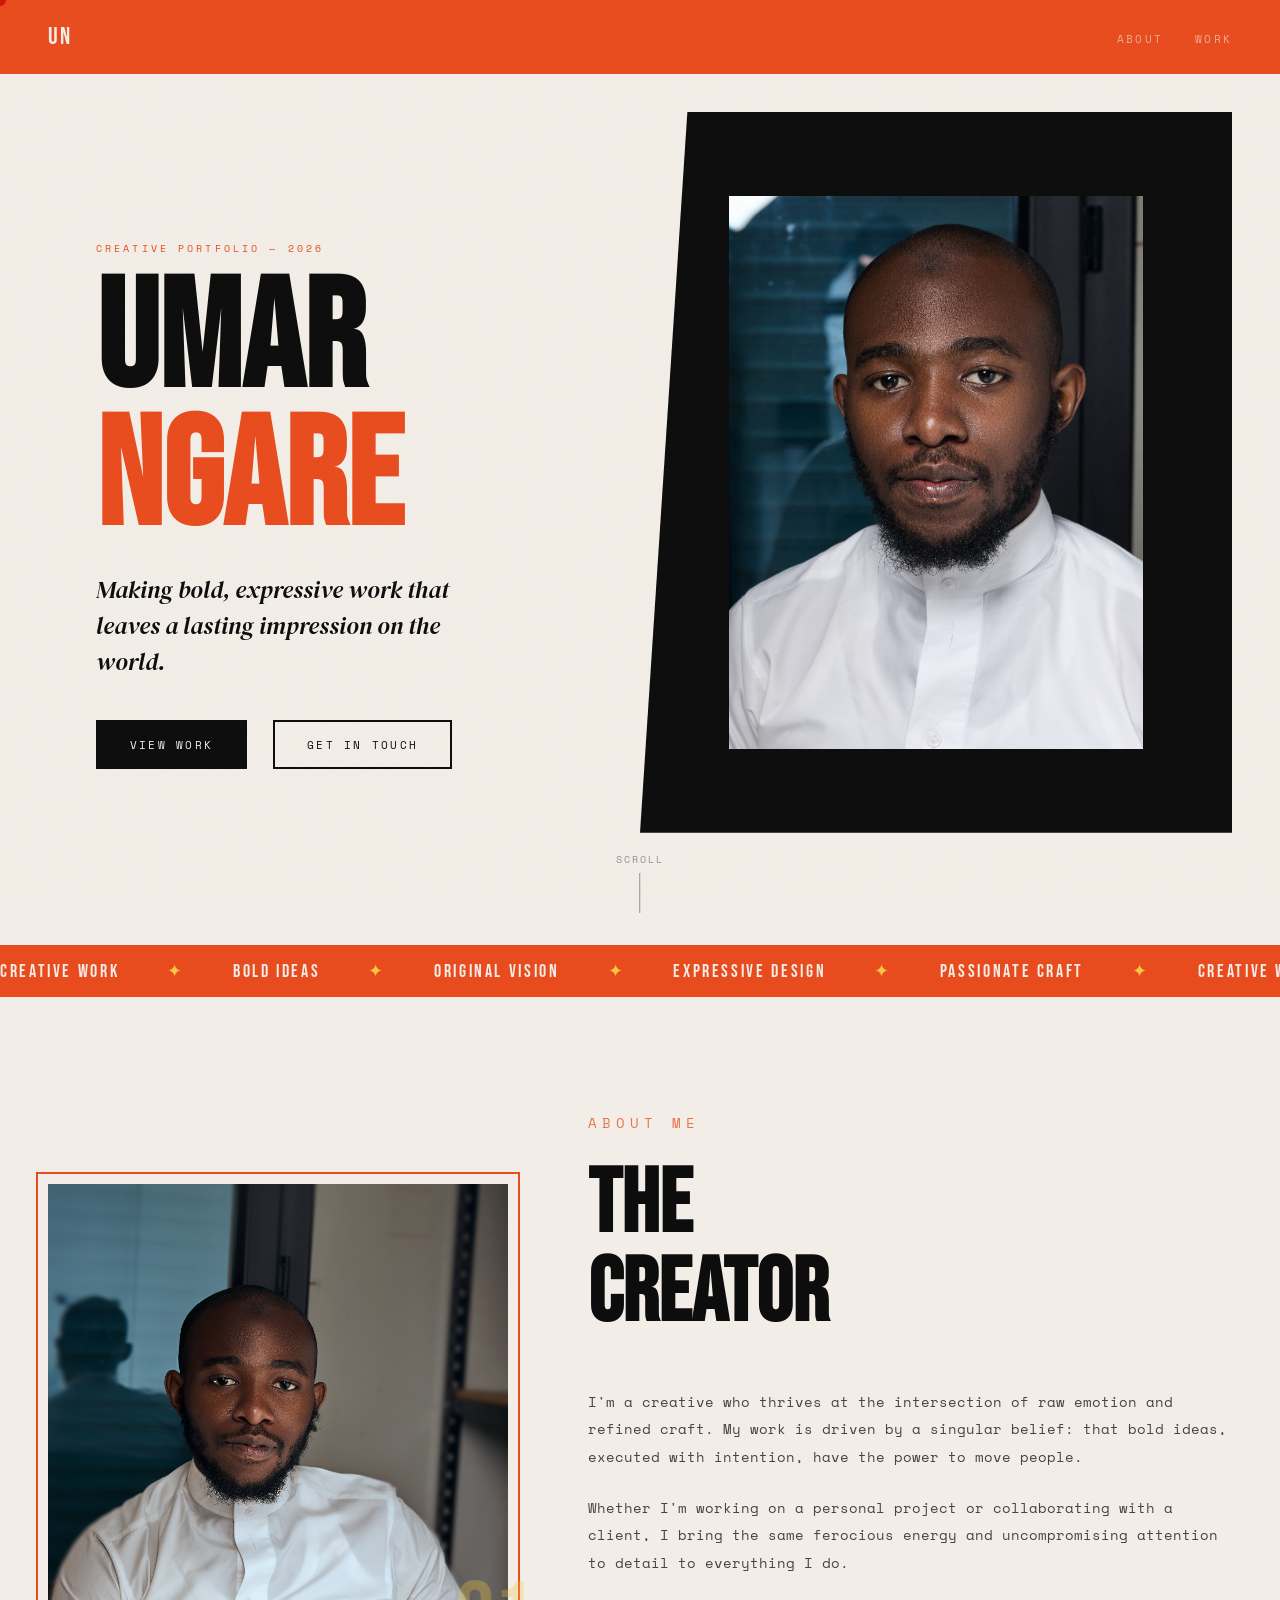
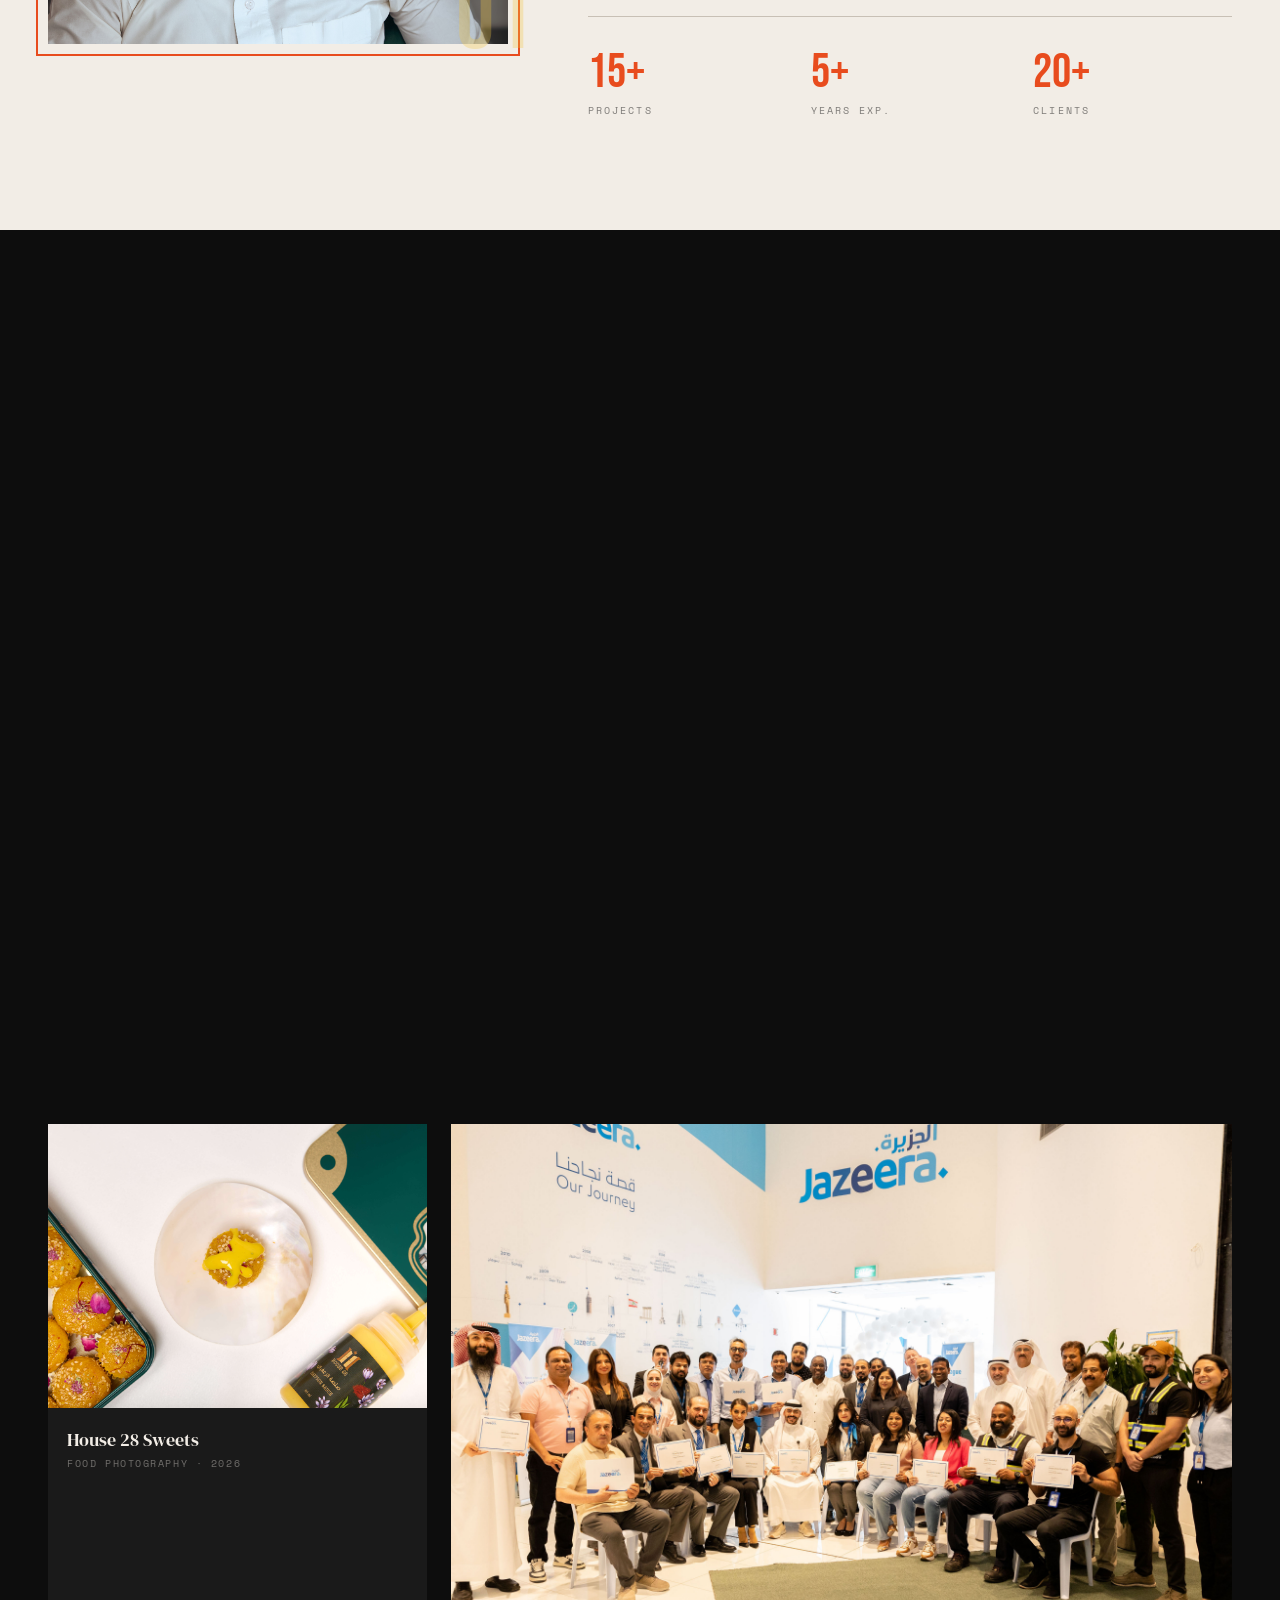
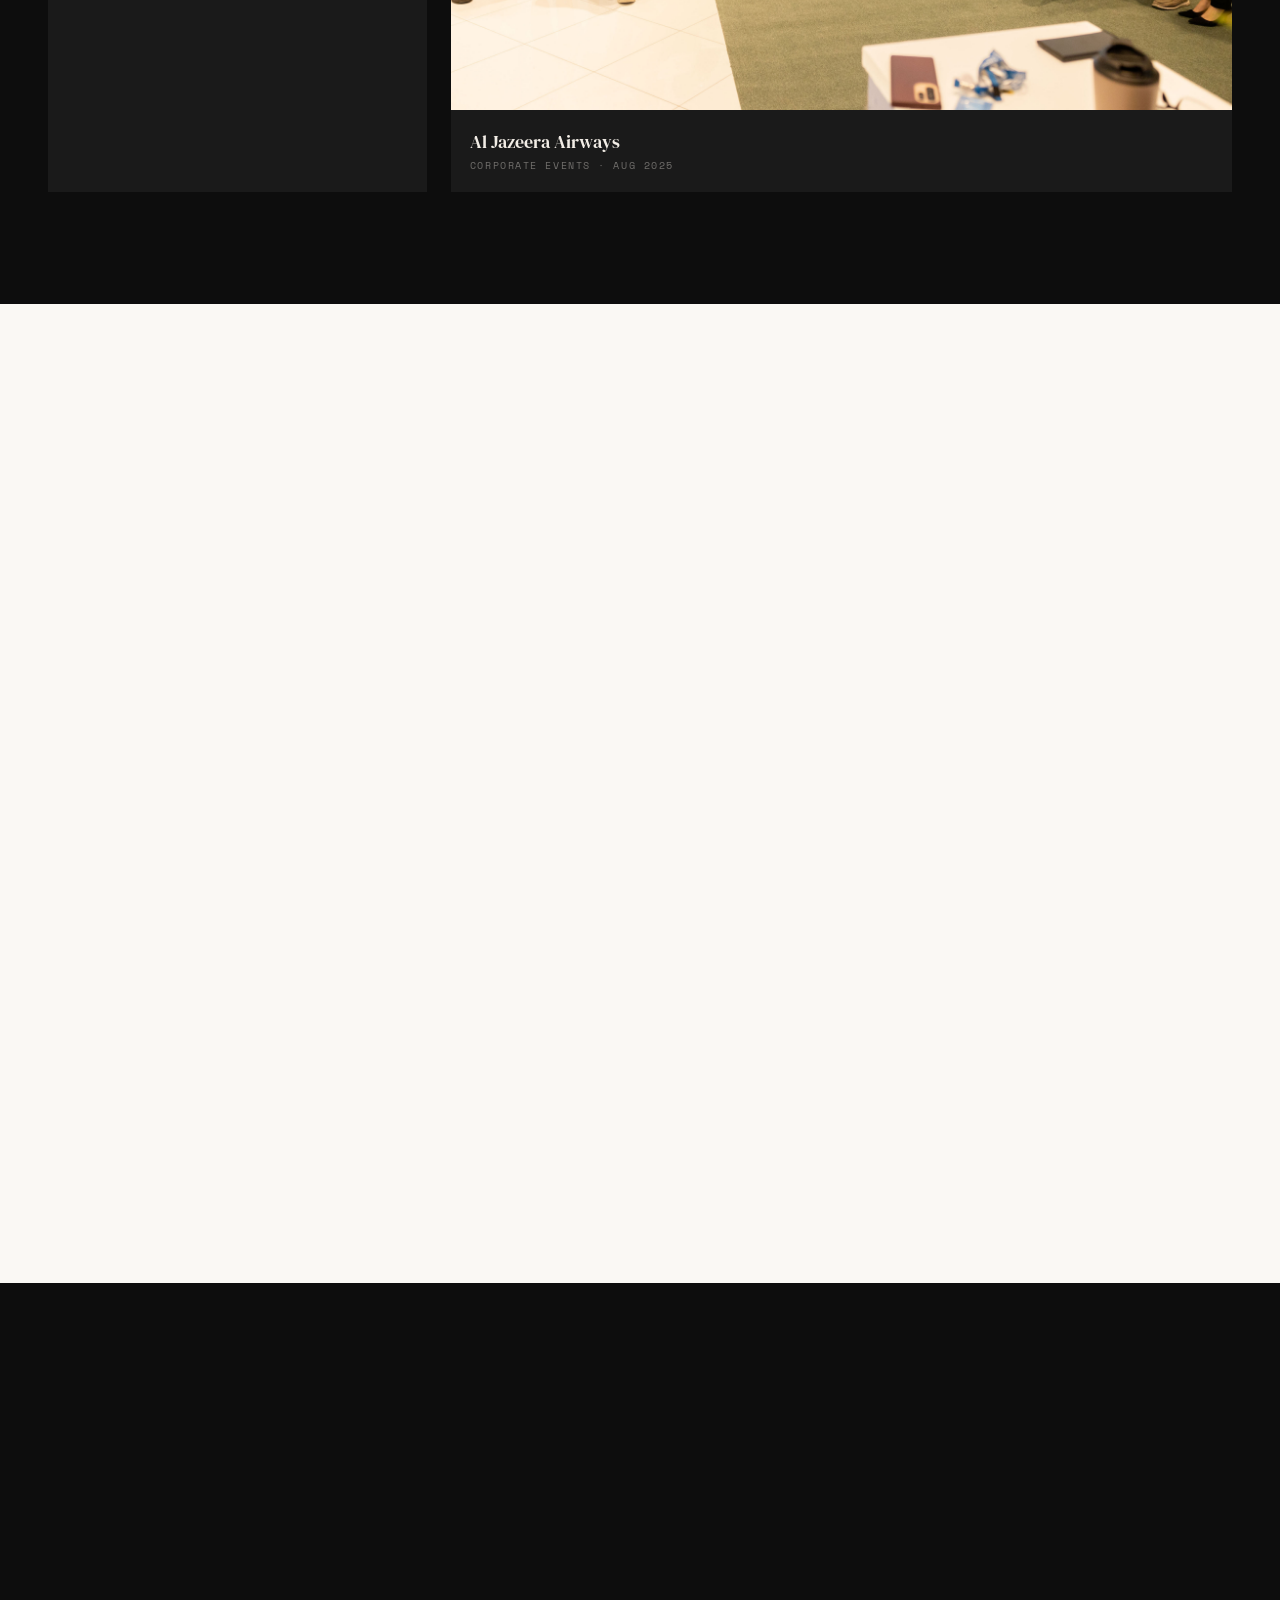
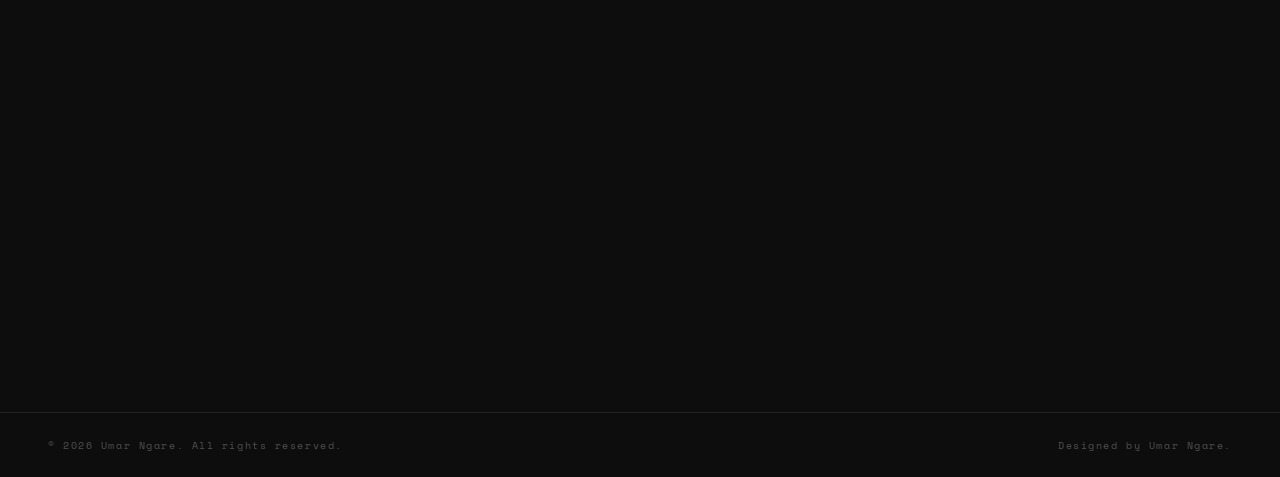
<file: index.html>
<!DOCTYPE html>
<html lang="en">
<head>
  <meta charset="UTF-8" />
  <meta name="viewport" content="width=device-width, initial-scale=1.0"/>
  <title>Portfolio — Umar Ngare</title>
  <link href="https://fonts.googleapis.com/css2?family=Bebas+Neue&family=DM+Serif+Display:ital@0;1&family=Space+Mono:ital@0;1&display=swap" rel="stylesheet"/>
  <link rel="stylesheet" href="./css/mainpages/style.css" />
</head>
<body>

  <div class="cursor" id="cursor"></div>

  <!-- NAV -->
  <nav>
    <a href="#" class="nav-logo">UN</a>
    <ul class="nav-links">
      <li><a href="./mainPages/about.html">About</a></li>
      <li><a href="./mainPages/works.html">Work</a></li>
      <!-- <li><a href="./mainPages/projectDetails/project1.html">Services</a></li> -->
      <!-- <li><a href="#contact">Contact</a></li> -->
    </ul>
  </nav>

  <!-- HERO -->
  <section class="hero" id="hero">
    <div class="hero-left">
      <p class="hero-label">Creative Portfolio — 2026</p>
      <h1 class="hero-name">UMAR<br><span>NGARE</span></h1>
      <p class="hero-tagline">Making bold, expressive work that leaves a lasting impression on the world.</p>
      <div class="hero-cta">
        <a href="#work" class="btn">View Work</a>
        <a href="#contact" class="btn btn-outline">Get in Touch</a>
      </div>
    </div>
    <div class="hero-right">
      <div class="hero-image-block">
        <div class="hero-image-inner"><img src="./Assets/Profile/header.jpg" alt="Umar Ngare"></div>
      </div>
    </div>
    <div class="hero-scroll">Scroll</div>
  </section>

  <!-- MARQUEE -->
  <div class="marquee-strip">
    <div class="marquee-inner">
      <span>Creative Work</span><span class="marquee-dot">✦</span>
      <span>Bold Ideas</span><span class="marquee-dot">✦</span>
      <span>Original Vision</span><span class="marquee-dot">✦</span>
      <span>Expressive Design</span><span class="marquee-dot">✦</span>
      <span>Passionate Craft</span><span class="marquee-dot">✦</span>
      <span>Creative Work</span><span class="marquee-dot">✦</span>
      <span>Bold Ideas</span><span class="marquee-dot">✦</span>
      <span>Original Vision</span><span class="marquee-dot">✦</span>
      <span>Expressive Design</span><span class="marquee-dot">✦</span>
      <span>Passionate Craft</span><span class="marquee-dot">✦</span>
    </div>
  </div>

  <!-- ABOUT -->
  <section id="about">
    <div class="about reveal">
      <div class="about-visual">
        <div class="about-box">
          <div class="about-box-inner"><img src="./Assets/Profile/Mine.jpg" alt="profile" srcset=""></div>
        </div>
        <div class="about-number">01</div>
      </div>
      <div class="about-text">
        <p class="section-tag">About Me</p>
        <h2 class="section-title">The<br>Creator</h2>
        <p>I'm a creative who thrives at the intersection of raw emotion and refined craft. My work is driven by a singular belief: that bold ideas, executed with intention, have the power to move people.</p>
        <p>Whether I'm working on a personal project or collaborating with a client, I bring the same ferocious energy and uncompromising attention to detail to everything I do.</p>
        <div class="about-stats">
          <div>
            <div class="stat-num">15+</div>
            <div class="stat-label">Projects</div>
          </div>
          <div>
            <div class="stat-num">5+</div>
            <div class="stat-label">Years Exp.</div>
          </div>
          <div>
            <div class="stat-num">20+</div>
            <div class="stat-label">Clients</div>
          </div>
        </div>
      </div>
    </div>
  </section>

  <!-- WORK -->
  <section id="work">
    <div style="max-width:1200px; margin:0 auto;">
      <p class="section-tag reveal">Selected Projects</p>
      <h2 class="section-title reveal">The Work</h2>
      <div class="work-grid">
        <div class="work-card reveal">
          <div class="work-thumb">
            <div class="work-thumb-inner t1"><img src="./Assets/Projects/Trolley/Wide close.jpg" alt="Project One"></div>
            <div class="work-overlay">
              <!-- <div class="work-overlay-title">Project One</div>
              <div class="work-overlay-tag">View Project →</div> -->
            </div>
          </div>
          <div class="work-info">
            <div class="work-info-title"><a href="./mainPages/projectDetails/trolleyService.html">The Outdoor Trolley Services</a> </div> 
            <div class="work-info-tag">Catering Services · APR 2026</div>
          </div>
        </div>
        <div class="work-card reveal">
          <div class="work-thumb">
            <div class="work-thumb-inner t2"><img src="./Assets/Projects/Kenyan Team/squad.jpg" alt="Project Two"></div>
            <div class="work-overlay">
              <!-- <div class="work-overlay-title">Project Two</div>
              <div class="work-overlay-tag">View Project →</div> -->
            </div>
          </div>
          <div class="work-info">
            <div class="work-info-title"><a href="./mainPages/projectDetails/match.html">The Kenya Vs Togo Match Coverage</a></div>
            <div class="work-info-tag">Sports · Dec 2025</div>
          </div>
        </div>
        <div class="work-card reveal">
          <div class="work-thumb">
            <div class="work-thumb-inner t3"><img src="./Assets/Projects/House/0C6A7811.jpg" alt="Project Three"></div>
            <div class="work-overlay">
              <!-- <div class="work-overlay-title">Project Three</div>
              <div class="work-overlay-tag">View Project →</div> -->
            </div>
          </div>
          <div class="work-info">
            <div class="work-info-title"><a href="./mainPages/projectDetails/houseSweets.html">House 28 Sweets</a></div>
            <div class="work-info-tag">Food Photography · 2026</div>
          </div>
        </div>
        <div class="work-card reveal">
          <div class="work-thumb">
            <div class="work-thumb-inner t4"><img src="./Assets/Projects/Al JAzeera/group.JPG" alt="Al Jazeera Airways"></div>
            <div class="work-overlay">
              <!-- <div class="work-overlay-title">Project Four</div>
              <div class="work-overlay-tag">View Project →</div> -->
            </div>
          </div>
          <div class="work-info">
            <div class="work-info-title"><a href="./mainPages/projectDetails/Jazeera.html">Al Jazeera Airways</a></div>
            <div class="work-info-tag">Corporate Events · Aug 2025</div>
          </div>
        </div>
      </div>
    </div>
  </section>

  <!-- SERVICES -->
  <section id="services">
    <div style="max-width:1200px; margin:0 auto;">
      <p class="section-tag reveal">What I Do</p>
      <h2 class="section-title reveal">Services</h2>
      <div class="services-grid reveal">
        <div class="service-item">
          <div class="service-num">01</div>
          <div class="service-title">Creative Direction</div>
          <p class="service-desc">From concept to execution, I shape the visual and narrative identity of projects with a clear, bold point of view.</p>
        </div>
        <div class="service-item">
          <div class="service-num">02</div>
          <div class="service-title">Visual Design</div>
          <p class="service-desc">Striking, purposeful visuals that communicate with impact — whether for print, screen, or beyond.</p>
        </div>
        <div class="service-item">
          <div class="service-num">03</div>
          <div class="service-title">Brand Identity</div>
          <p class="service-desc">Building brands that have presence, personality, and the guts to stand out in a crowded world.</p>
        </div>
        <div class="service-item">
          <div class="service-num">04</div>
          <div class="service-title">Photography</div>
          <p class="service-desc">Capturing moments and subjects with authenticity — finding the extraordinary in the everyday.</p>
        </div>
        <div class="service-item">
          <div class="service-num">05</div>
          <div class="service-title">Storytelling</div>
          <p class="service-desc">Crafting narratives that resonate emotionally and linger long after the last frame or word.</p>
        </div>
        <div class="service-item">
          <div class="service-num">06</div>
          <div class="service-title">Collaboration</div>
          <p class="service-desc">Working closely with clients, artists, and creatives to bring ambitious shared visions to life.</p>
        </div>
      </div>
    </div>
  </section>

  <!-- CONTACT -->
  <section id="contact">
    <p class="section-tag reveal">Let's Create Together</p>
    <h2 class="section-title reveal">Get in<br>Touch</h2>
    <p class="contact-sub reveal">Have a project in mind? I'd love to hear about it.</p>
    <a href="mailto:umar.ngare@gmail.com" class="contact-email reveal">umar.ngare@gmail.com</a>
    <ul class="contact-socials reveal">
      <li><a href="#">Instagram</a></li>
      <li><a href="#">Twitter / X</a></li>
      <li><a href="#">LinkedIn</a></li>
      <!-- <li><a href="#">Behance</a></li> -->
    </ul>
  </section>

  <!-- FOOTER -->
  <footer>
    <p>© 2026 Umar Ngare. All rights reserved.</p>
    <p>Designed by Umar Ngare.</p>
  </footer>

  <script src="./js/main.js" defer></script>
</body>
</html>
</file>
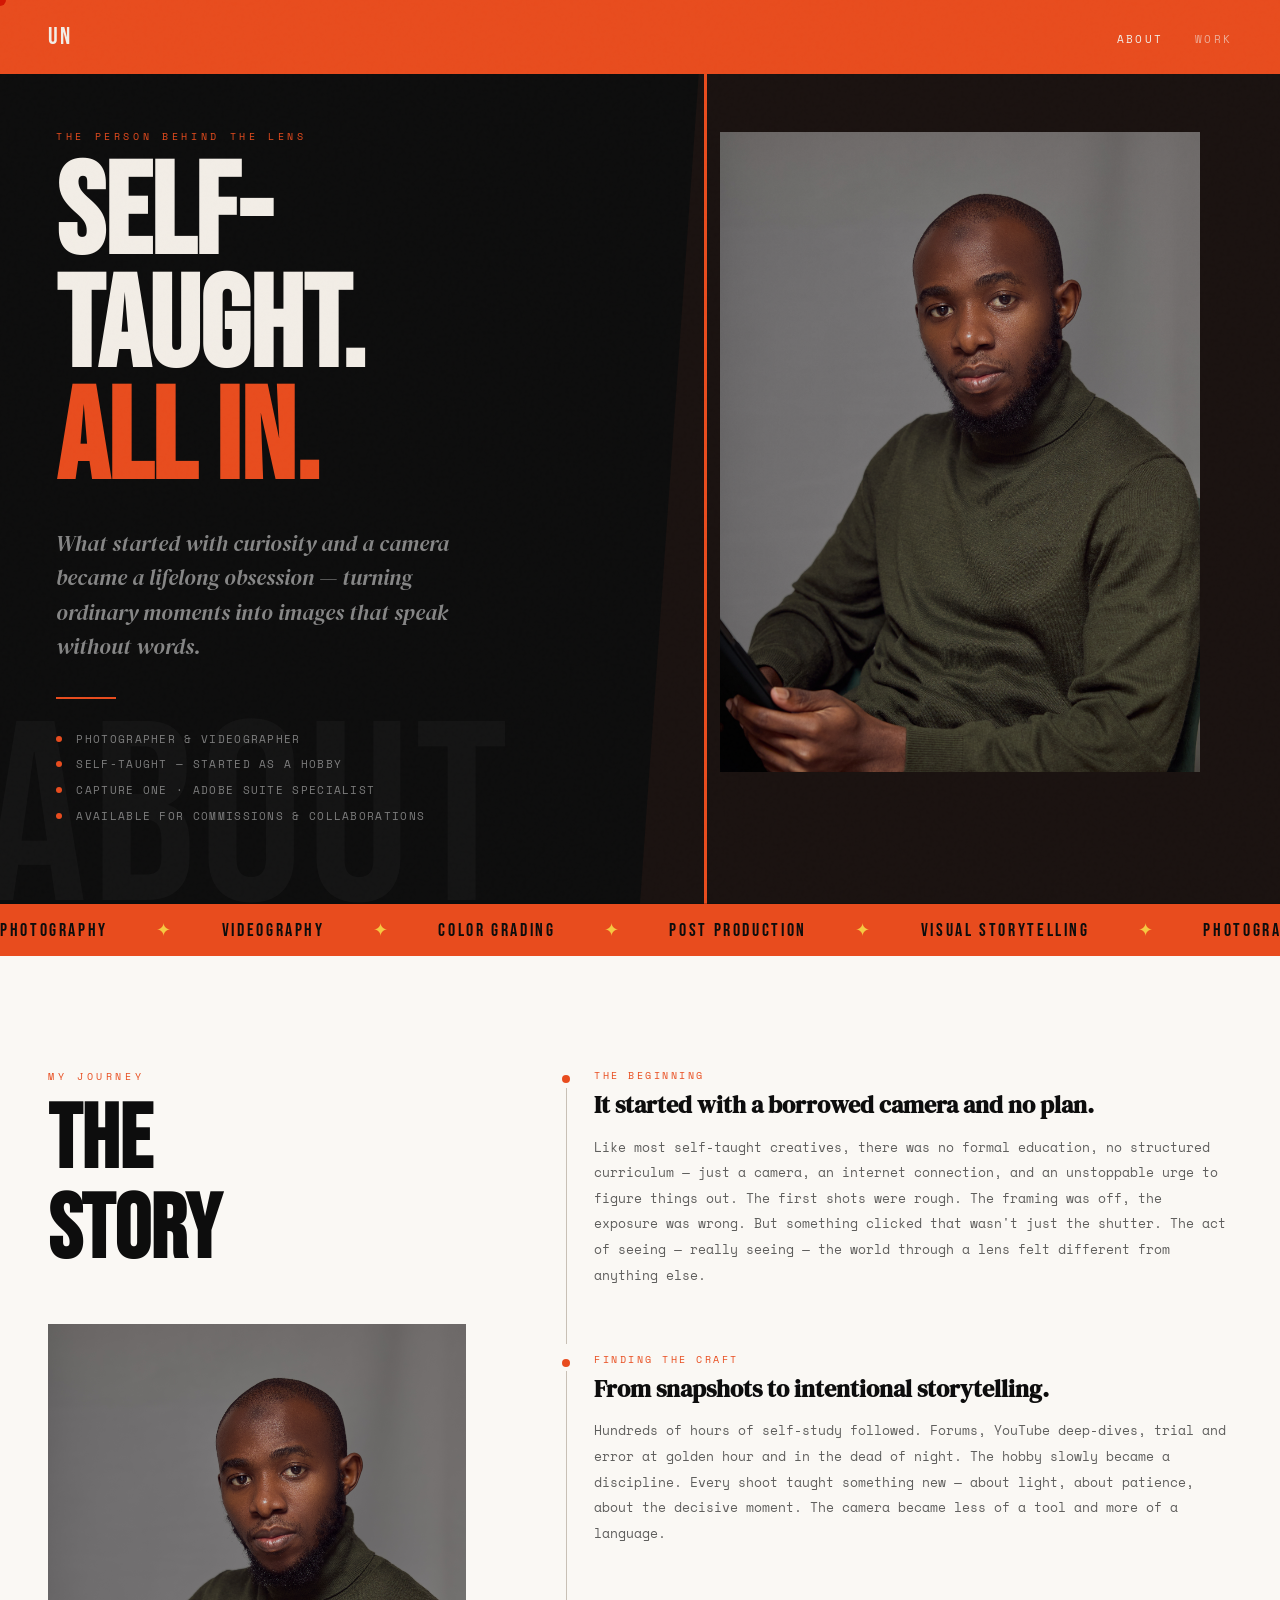
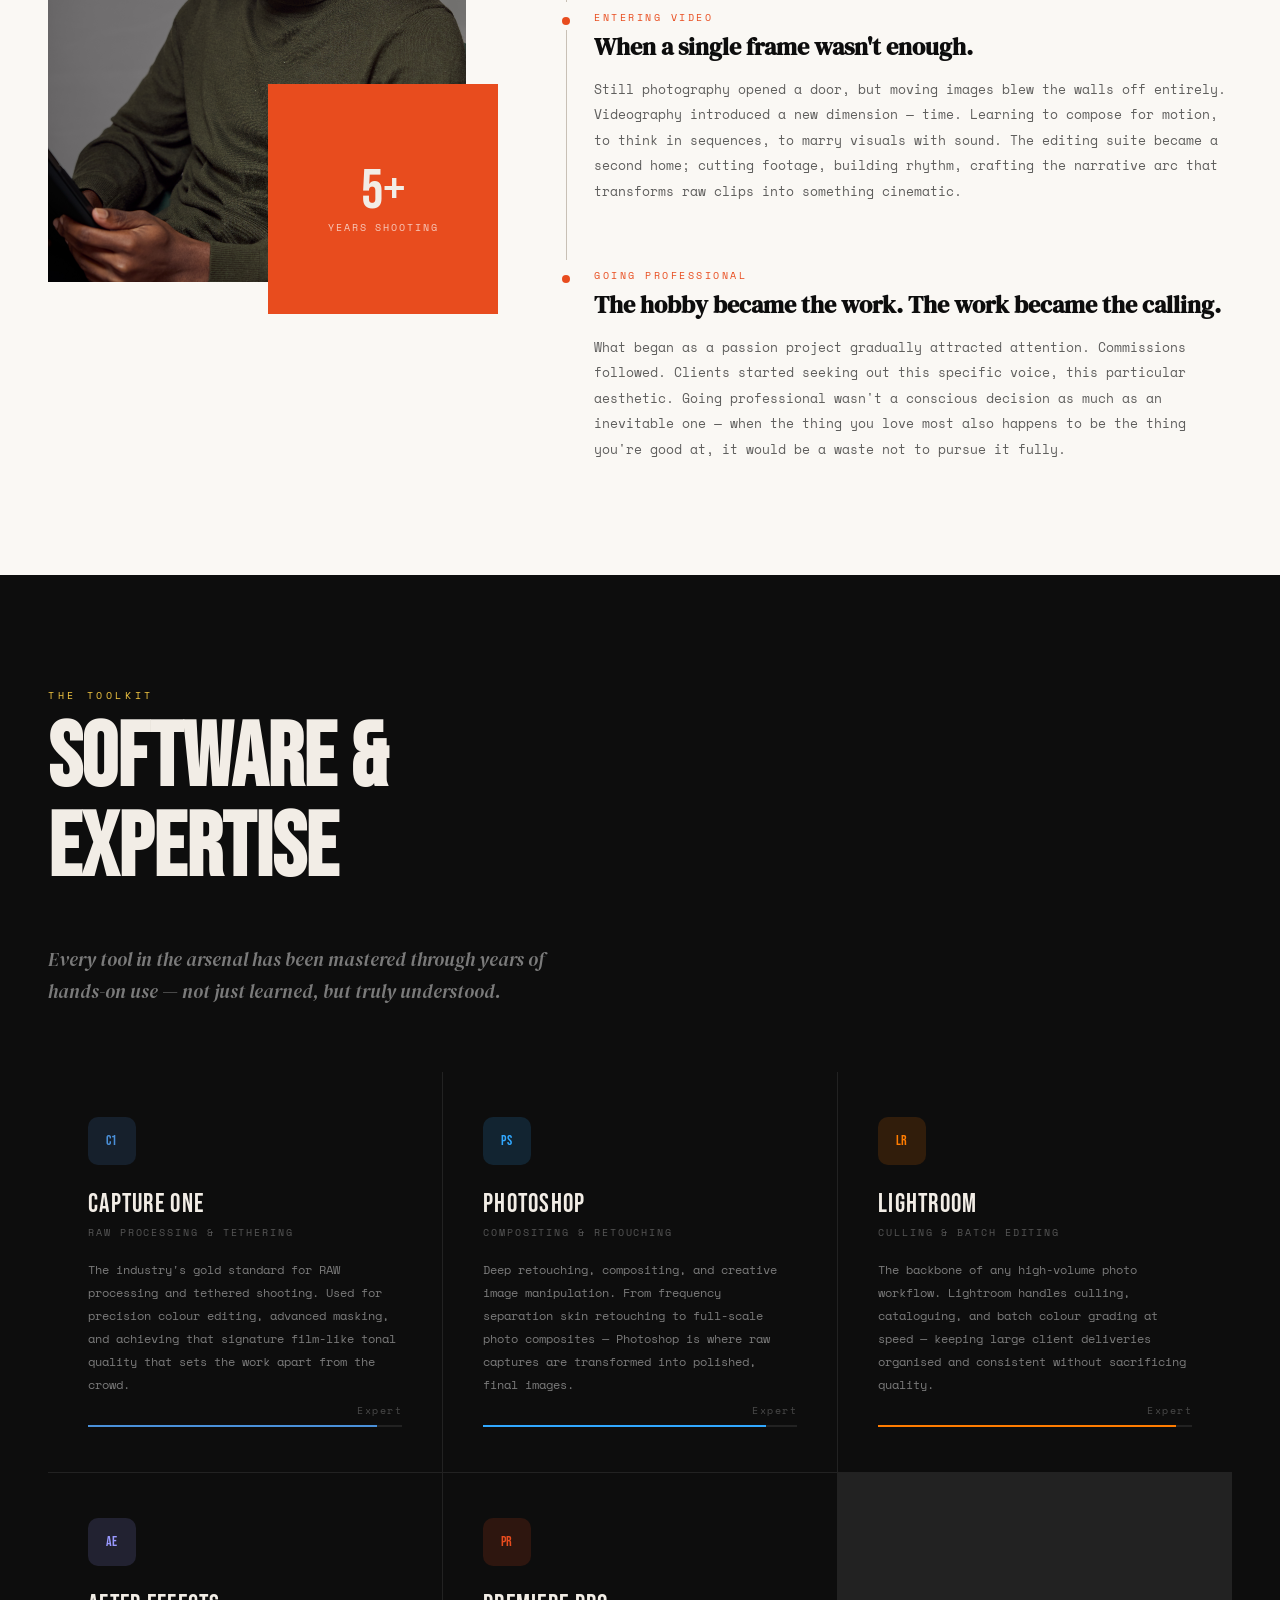
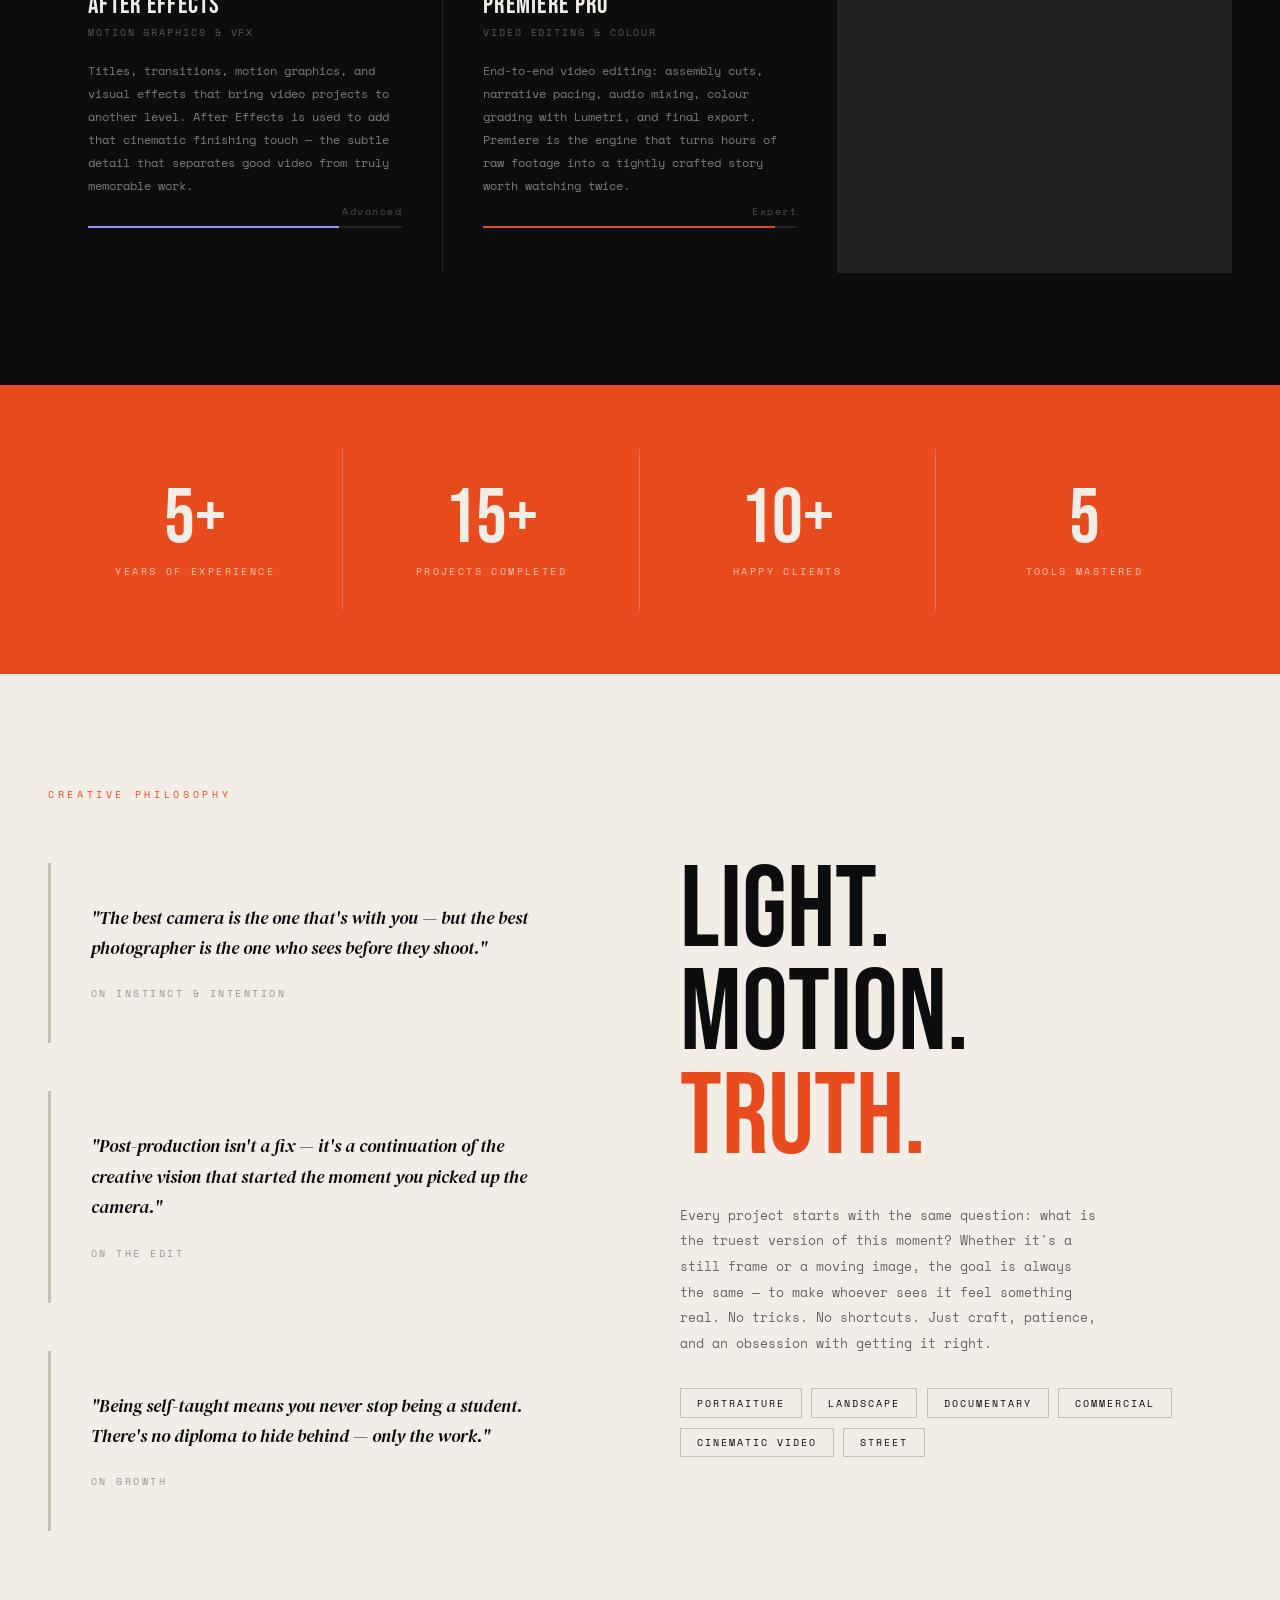
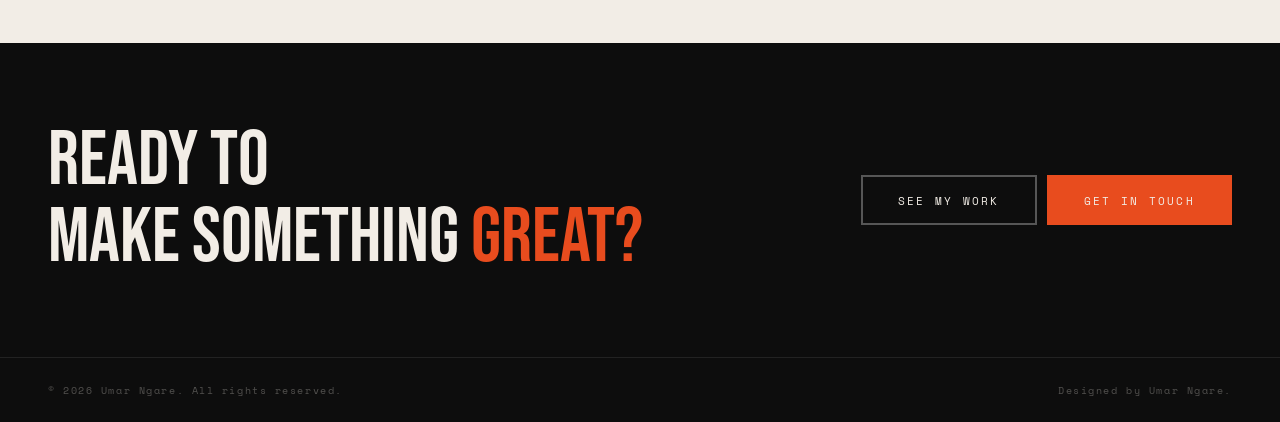
<file: mainPages/about.html>
<!DOCTYPE html>
<html lang="en">
<head>
  <meta charset="UTF-8" />
  <meta name="viewport" content="width=device-width, initial-scale=1.0"/>
  <title>About — Umar Ngare</title>
  <link href="https://fonts.googleapis.com/css2?family=Bebas+Neue&family=DM+Serif+Display:ital@0;1&family=Space+Mono:ital@0;1&display=swap" rel="stylesheet"/>
  <link rel="stylesheet" href="../css/mainpages/aboutStyle.css" />
</head>
<body>

  <div class="cursor" id="cursor"></div>

  <!-- NAV -->
  <nav>
    <a href="../index.html" class="nav-logo">UN</a>
    <ul class="nav-links">
      <li><a href="./about.html" class="active">About</a></li>
      <li><a href="./works.html">Work</a></li>
      <!-- <li><a href="#services">Services</a></li> -->
      <!-- <li><a href="#contact">Contact</a></li> -->
    </ul>
  </nav>

  <!-- HERO -->
  <div class="hero">
    <div class="hero-ghost">ABOUT</div>
    <div class="hero-left">
      <p class="hero-label">The Person Behind the Lens</p>
      <h1 class="hero-title">Self-<br>Taught.<br><span>All In.</span></h1>
      <p class="hero-intro">What started with curiosity and a camera became a lifelong obsession — turning ordinary moments into images that speak without words.</p>
      <div class="hero-divider"></div>
      <div class="hero-quick-facts">
        <div class="fact"><div class="fact-dot"></div>Photographer &amp; Videographer</div>
        <div class="fact"><div class="fact-dot"></div>Self-Taught — Started as a Hobby</div>
        <div class="fact"><div class="fact-dot"></div>Capture One · Adobe Suite Specialist</div>
        <div class="fact"><div class="fact-dot"></div>Available for Commissions &amp; Collaborations</div>
      </div>
    </div>
    <div class="hero-right">
      <div class="hero-photo-frame">
        <div class="hero-photo-inner">
         <img src="../Assets/Profile/about.jpg" alt="Umar Ngare at work">
        </div>
      </div>
    </div>
  </div>

  <!-- MARQUEE -->
  <div class="marquee-strip">
    <div class="marquee-inner">
      <span>Photography</span><span class="marquee-dot">✦</span>
      <span>Videography</span><span class="marquee-dot">✦</span>
      <span>Color Grading</span><span class="marquee-dot">✦</span>
      <span>Post Production</span><span class="marquee-dot">✦</span>
      <span>Visual Storytelling</span><span class="marquee-dot">✦</span>
      <span>Photography</span><span class="marquee-dot">✦</span>
      <span>Videography</span><span class="marquee-dot">✦</span>
      <span>Color Grading</span><span class="marquee-dot">✦</span>
      <span>Post Production</span><span class="marquee-dot">✦</span>
      <span>Visual Storytelling</span><span class="marquee-dot">✦</span>
    </div>
  </div>

  <!-- STORY -->
  <section id="story">
    <div class="story-layout">

      <!-- Sticky Left -->
      <div class="story-sticky reveal">
        <span class="section-tag">My Journey</span>
        <h2 class="section-title">The<br>Story</h2>
        <div class="story-image-stack">
          <div class="story-img-main">
            <img src="../Assets/Profile/about.jpg" alt="Umar Ngare at work">
          </div>
          <div class="story-img-accent">
            <span class="accent-num">5+</span>
            <span class="accent-label">Years Shooting</span>
          </div>
        </div>
      </div>

      <!-- Timeline Right -->
      <div class="story-entries">

        <div class="story-entry reveal">
          <div class="entry-period">The Beginning</div>
          <h3 class="entry-heading">It started with a borrowed camera and no plan.</h3>
          <p class="entry-body">Like most self-taught creatives, there was no formal education, no structured curriculum — just a camera, an internet connection, and an unstoppable urge to figure things out. The first shots were rough. The framing was off, the exposure was wrong. But something clicked that wasn't just the shutter. The act of seeing — really seeing — the world through a lens felt different from anything else.</p>
        </div>

        <div class="story-entry reveal reveal-delay-1">
          <div class="entry-period">Finding the Craft</div>
          <h3 class="entry-heading">From snapshots to intentional storytelling.</h3>
          <p class="entry-body">Hundreds of hours of self-study followed. Forums, YouTube deep-dives, trial and error at golden hour and in the dead of night. The hobby slowly became a discipline. Every shoot taught something new — about light, about patience, about the decisive moment. The camera became less of a tool and more of a language.</p>
        </div>

        <div class="story-entry reveal reveal-delay-2">
          <div class="entry-period">Entering Video</div>
          <h3 class="entry-heading">When a single frame wasn't enough.</h3>
          <p class="entry-body">Still photography opened a door, but moving images blew the walls off entirely. Videography introduced a new dimension — time. Learning to compose for motion, to think in sequences, to marry visuals with sound. The editing suite became a second home; cutting footage, building rhythm, crafting the narrative arc that transforms raw clips into something cinematic.</p>
        </div>

        <div class="story-entry reveal reveal-delay-3">
          <div class="entry-period">Going Professional</div>
          <h3 class="entry-heading">The hobby became the work. The work became the calling.</h3>
          <p class="entry-body">What began as a passion project gradually attracted attention. Commissions followed. Clients started seeking out this specific voice, this particular aesthetic. Going professional wasn't a conscious decision as much as an inevitable one — when the thing you love most also happens to be the thing you're good at, it would be a waste not to pursue it fully.</p>
        </div>

      </div>
    </div>
  </section>

  <!-- TOOLS -->
  <section id="tools">
    <div style="max-width:1200px; margin:0 auto;">
      <span class="section-tag reveal">The Toolkit</span>
      <h2 class="section-title reveal">Software &amp;<br>Expertise</h2>
      <p class="tools-intro reveal">Every tool in the arsenal has been mastered through years of hands-on use — not just learned, but truly understood.</p>

      <div class="tools-grid reveal">

        <div class="tool-card">
          <div class="tool-icon">C1</div>
          <div class="tool-name">Capture One</div>
          <div class="tool-category">RAW Processing &amp; Tethering</div>
          <p class="tool-desc">The industry's gold standard for RAW processing and tethered shooting. Used for precision colour editing, advanced masking, and achieving that signature film-like tonal quality that sets the work apart from the crowd.</p>
          <div class="tool-skill-bar">
            <span class="tool-skill-label">Expert</span>
            <div class="tool-skill-fill" data-width="92%"></div>
          </div>
        </div>

        <div class="tool-card">
          <div class="tool-icon">PS</div>
          <div class="tool-name">Photoshop</div>
          <div class="tool-category">Compositing &amp; Retouching</div>
          <p class="tool-desc">Deep retouching, compositing, and creative image manipulation. From frequency separation skin retouching to full-scale photo composites — Photoshop is where raw captures are transformed into polished, final images.</p>
          <div class="tool-skill-bar">
            <span class="tool-skill-label">Expert</span>
            <div class="tool-skill-fill" data-width="90%"></div>
          </div>
        </div>

        <div class="tool-card">
          <div class="tool-icon">LR</div>
          <div class="tool-name">Lightroom</div>
          <div class="tool-category">Culling &amp; Batch Editing</div>
          <p class="tool-desc">The backbone of any high-volume photo workflow. Lightroom handles culling, cataloguing, and batch colour grading at speed — keeping large client deliveries organised and consistent without sacrificing quality.</p>
          <div class="tool-skill-bar">
            <span class="tool-skill-label">Expert</span>
            <div class="tool-skill-fill" data-width="95%"></div>
          </div>
        </div>

        <div class="tool-card">
          <div class="tool-icon">AE</div>
          <div class="tool-name">After Effects</div>
          <div class="tool-category">Motion Graphics &amp; VFX</div>
          <p class="tool-desc">Titles, transitions, motion graphics, and visual effects that bring video projects to another level. After Effects is used to add that cinematic finishing touch — the subtle detail that separates good video from truly memorable work.</p>
          <div class="tool-skill-bar">
            <span class="tool-skill-label">Advanced</span>
            <div class="tool-skill-fill" data-width="80%"></div>
          </div>
        </div>

        <div class="tool-card">
          <div class="tool-icon">PR</div>
          <div class="tool-name">Premiere Pro</div>
          <div class="tool-category">Video Editing &amp; Colour</div>
          <p class="tool-desc">End-to-end video editing: assembly cuts, narrative pacing, audio mixing, colour grading with Lumetri, and final export. Premiere is the engine that turns hours of raw footage into a tightly crafted story worth watching twice.</p>
          <div class="tool-skill-bar">
            <span class="tool-skill-label">Expert</span>
            <div class="tool-skill-fill" data-width="93%"></div>
          </div>
        </div>

      </div>
    </div>
  </section>

  <!-- NUMBERS -->
  <div class="numbers-band reveal">
    <div class="number-item">
      <span class="number-val">5+</span>
      <div class="number-label">Years of Experience</div>
    </div>
    <div class="number-item">
      <span class="number-val">15+</span>
      <div class="number-label">Projects Completed</div>
    </div>
    <div class="number-item">
      <span class="number-val">10+</span>
      <div class="number-label">Happy Clients</div>
    </div>
    <div class="number-item">
      <span class="number-val">5</span>
      <div class="number-label">Tools Mastered</div>
    </div>
  </div>

  <!-- PHILOSOPHY -->
  <section id="philosophy">
    <div class="philosophy-layout">
      <div class="philosophy-quotes reveal">
        <span class="section-tag">Creative Philosophy</span>
        <div class="quote-block">
          <p class="quote-text">"The best camera is the one that's with you — but the best photographer is the one who sees before they shoot."</p>
          <span class="quote-attr">On instinct &amp; intention</span>
        </div>
        <div class="quote-block">
          <p class="quote-text">"Post-production isn't a fix — it's a continuation of the creative vision that started the moment you picked up the camera."</p>
          <span class="quote-attr">On the edit</span>
        </div>
        <div class="quote-block">
          <p class="quote-text">"Being self-taught means you never stop being a student. There's no diploma to hide behind — only the work."</p>
          <span class="quote-attr">On growth</span>
        </div>
      </div>

      <div class="philosophy-visual reveal reveal-delay-2">
        <div class="philosophy-big-text">
          Light.<br>Motion.<br><em>Truth.</em>
        </div>
        <p class="philosophy-body">Every project starts with the same question: what is the truest version of this moment? Whether it's a still frame or a moving image, the goal is always the same — to make whoever sees it feel something real. No tricks. No shortcuts. Just craft, patience, and an obsession with getting it right.</p>
        <div class="philosophy-tags">
          <span class="ptag">Portraiture</span>
          <span class="ptag">Landscape</span>
          <span class="ptag">Documentary</span>
          <span class="ptag">Commercial</span>
          <span class="ptag">Cinematic Video</span>
          <span class="ptag">Street</span>
        </div>
      </div>
    </div>
  </section>

  <!-- CTA -->
  <div class="cta-strip reveal">
    <div class="cta-text">Ready to<br>make something <span>great?</span></div>
    <div>
      <a href="./works.html" class="btn btn-outline">See My Work</a>
      <a href="#" class="btn">Get in Touch</a>
    </div>
  </div>

  <!-- FOOTER -->
  <footer>
    <p>© 2026 Umar Ngare. All rights reserved.</p>
    <p>Designed by Umar Ngare.</p>
  </footer>

  <script src="../js/mainPages/about.js"></script>
</body>
</html>
</file>
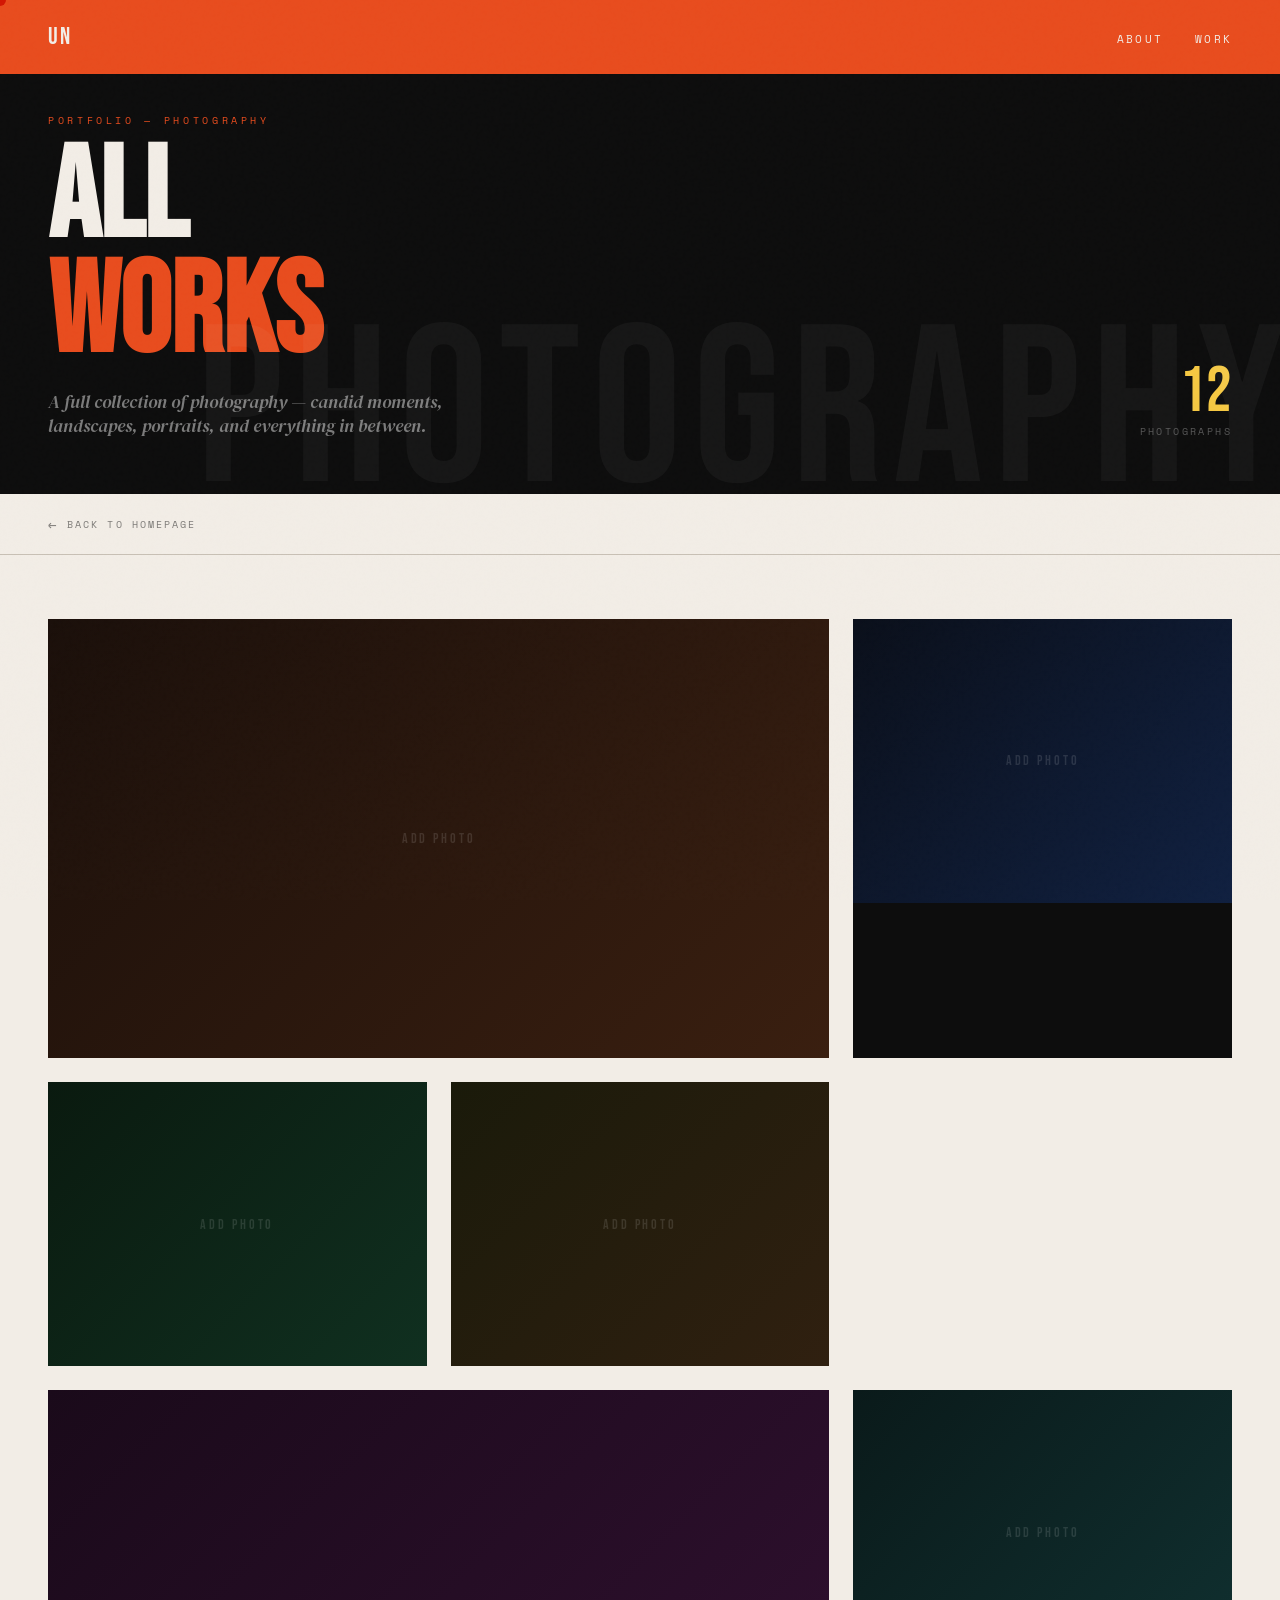
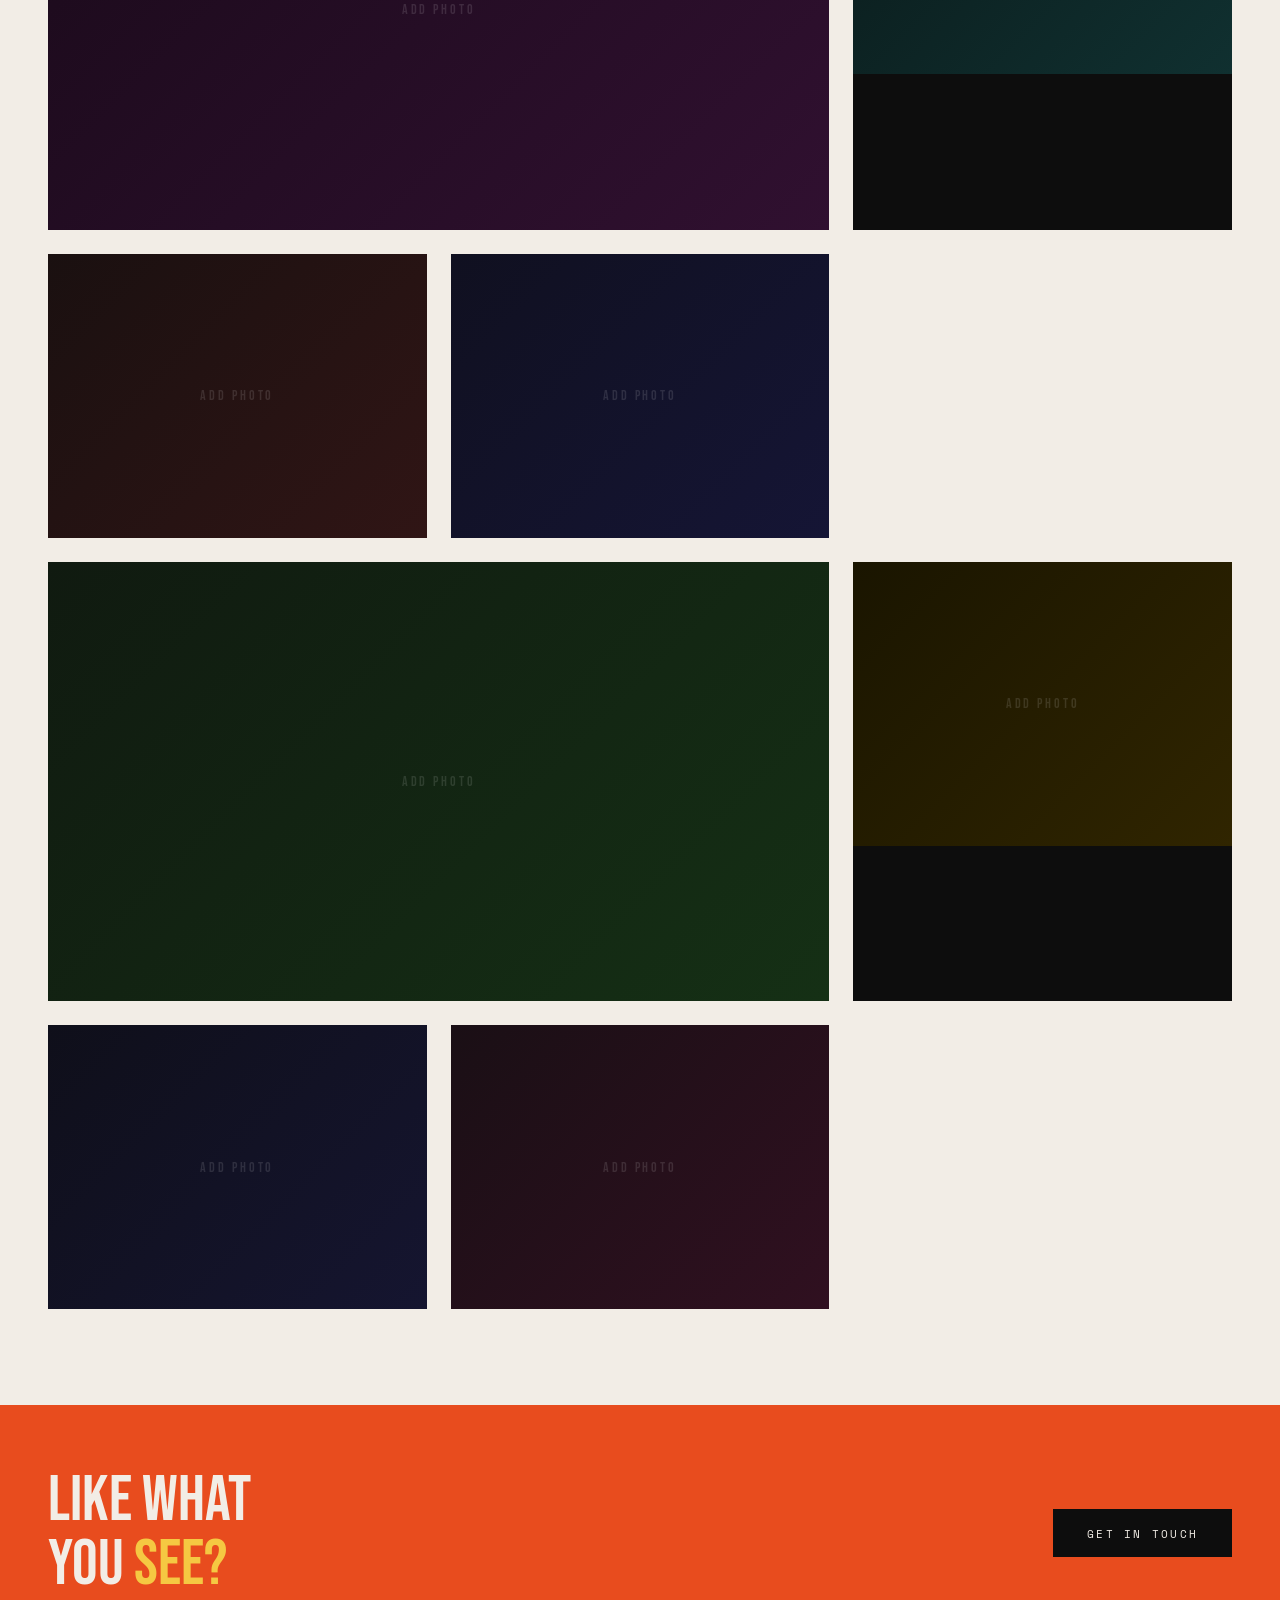
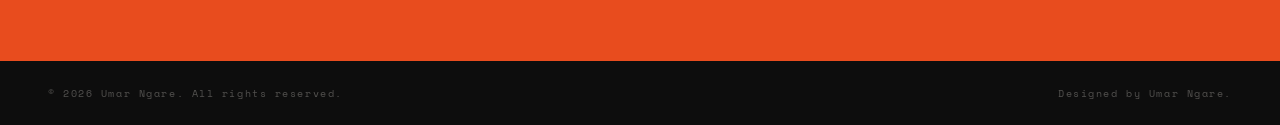
<file: mainPages/works.html>
<!DOCTYPE html>
<html lang="en">
<head>
  <meta charset="UTF-8" />
  <meta name="viewport" content="width=device-width, initial-scale=1.0"/>
  <title>Works — Umar Ngare</title>
  <link href="https://fonts.googleapis.com/css2?family=Bebas+Neue&family=DM+Serif+Display:ital@0;1&family=Space+Mono:ital@0;1&display=swap" rel="stylesheet"/>
  <link rel="stylesheet" href="../css/mainpages/workstyle.css" />
</head>
<body>

  <div class="cursor" id="cursor"></div>

  <!-- NAV -->
  <nav>
    <a href="../index.html" class="nav-logo">UN</a>
    <ul class="nav-links">
      <li><a href="../mainPages/about.html">About</a></li>
      <li><a href="../mainPages/works.html" class="active">Work</a></li>
      <!-- <li><a href="../mainPages/portfolio.html#services">Services</a></li> -->
      <!-- <li><a href="../mainPages/portfolio.html#contact">Contact</a></li> -->
    </ul>
  </nav>

  <!-- PAGE HEADER -->
  <div class="page-header">
    <p class="page-header-label">Portfolio — Photography</p>
    <h1 class="page-header-title">All<br><span>Works</span></h1>
    <p class="page-header-sub">A full collection of photography — candid moments, landscapes, portraits, and everything in between.</p>
    <div class="page-header-meta">
      <div class="page-header-count" id="photo-count">12</div>
      <div class="page-header-count-label">Photographs</div>
    </div>
  </div>

  <!-- BACK -->
  <div class="back-bar">
    <a href="../index.html" class="back-link">Back to Homepage</a>
  </div>

  <!-- GRID -->
  <div class="grid-section">
    <div class="photo-grid" id="photo-grid">

      <div class="photo-card reveal" data-index="0">
        <div class="photo-thumb">
          <!-- Replace the div below with: <img src="your-image.jpg" alt="Photo Title"> -->
          <div class="photo-placeholder p1">ADD PHOTO</div>
        </div>
        <div class="photo-overlay">
          <div class="overlay-num">01</div>
          <div class="overlay-title">Photo Title One</div>
          <div class="overlay-meta">
            <span class="overlay-tag">Landscape · 2025</span>
            <div class="overlay-arrow">→</div>
          </div>
        </div>
      </div>

      <div class="photo-card reveal" data-index="1">
        <div class="photo-thumb">
          <div class="photo-placeholder p2">ADD PHOTO</div>
        </div>
        <div class="photo-overlay">
          <div class="overlay-num">02</div>
          <div class="overlay-title">Photo Title Two</div>
          <div class="overlay-meta">
            <span class="overlay-tag">Portrait · 2025</span>
            <div class="overlay-arrow">→</div>
          </div>
        </div>
      </div>

      <div class="photo-card reveal" data-index="2">
        <div class="photo-thumb">
          <div class="photo-placeholder p3">ADD PHOTO</div>
        </div>
        <div class="photo-overlay">
          <div class="overlay-num">03</div>
          <div class="overlay-title">Photo Title Three</div>
          <div class="overlay-meta">
            <span class="overlay-tag">Street · 2025</span>
            <div class="overlay-arrow">→</div>
          </div>
        </div>
      </div>

      <div class="photo-card reveal" data-index="3">
        <div class="photo-thumb">
          <div class="photo-placeholder p4">ADD PHOTO</div>
        </div>
        <div class="photo-overlay">
          <div class="overlay-num">04</div>
          <div class="overlay-title">Photo Title Four</div>
          <div class="overlay-meta">
            <span class="overlay-tag">Nature · 2025</span>
            <div class="overlay-arrow">→</div>
          </div>
        </div>
      </div>

      <div class="photo-card reveal" data-index="4">
        <div class="photo-thumb">
          <div class="photo-placeholder p5">ADD PHOTO</div>
        </div>
        <div class="photo-overlay">
          <div class="overlay-num">05</div>
          <div class="overlay-title">Photo Title Five</div>
          <div class="overlay-meta">
            <span class="overlay-tag">Architecture · 2025</span>
            <div class="overlay-arrow">→</div>
          </div>
        </div>
      </div>

      <div class="photo-card reveal" data-index="5">
        <div class="photo-thumb">
          <div class="photo-placeholder p6">ADD PHOTO</div>
        </div>
        <div class="photo-overlay">
          <div class="overlay-num">06</div>
          <div class="overlay-title">Photo Title Six</div>
          <div class="overlay-meta">
            <span class="overlay-tag">Abstract · 2025</span>
            <div class="overlay-arrow">→</div>
          </div>
        </div>
      </div>

      <div class="photo-card reveal" data-index="6">
        <div class="photo-thumb">
          <div class="photo-placeholder p7">ADD PHOTO</div>
        </div>
        <div class="photo-overlay">
          <div class="overlay-num">07</div>
          <div class="overlay-title">Photo Title Seven</div>
          <div class="overlay-meta">
            <span class="overlay-tag">Portrait · 2024</span>
            <div class="overlay-arrow">→</div>
          </div>
        </div>
      </div>

      <div class="photo-card reveal" data-index="7">
        <div class="photo-thumb">
          <div class="photo-placeholder p8">ADD PHOTO</div>
        </div>
        <div class="photo-overlay">
          <div class="overlay-num">08</div>
          <div class="overlay-title">Photo Title Eight</div>
          <div class="overlay-meta">
            <span class="overlay-tag">Landscape · 2024</span>
            <div class="overlay-arrow">→</div>
          </div>
        </div>
      </div>

      <div class="photo-card reveal" data-index="8">
        <div class="photo-thumb">
          <div class="photo-placeholder p9">ADD PHOTO</div>
        </div>
        <div class="photo-overlay">
          <div class="overlay-num">09</div>
          <div class="overlay-title">Photo Title Nine</div>
          <div class="overlay-meta">
            <span class="overlay-tag">Street · 2024</span>
            <div class="overlay-arrow">→</div>
          </div>
        </div>
      </div>

      <div class="photo-card reveal" data-index="9">
        <div class="photo-thumb">
          <div class="photo-placeholder p10">ADD PHOTO</div>
        </div>
        <div class="photo-overlay">
          <div class="overlay-num">10</div>
          <div class="overlay-title">Photo Title Ten</div>
          <div class="overlay-meta">
            <span class="overlay-tag">Nature · 2024</span>
            <div class="overlay-arrow">→</div>
          </div>
        </div>
      </div>

      <div class="photo-card reveal" data-index="10">
        <div class="photo-thumb">
          <div class="photo-placeholder p11">ADD PHOTO</div>
        </div>
        <div class="photo-overlay">
          <div class="overlay-num">11</div>
          <div class="overlay-title">Photo Title Eleven</div>
          <div class="overlay-meta">
            <span class="overlay-tag">Abstract · 2024</span>
            <div class="overlay-arrow">→</div>
          </div>
        </div>
      </div>

      <div class="photo-card reveal" data-index="11">
        <div class="photo-thumb">
          <div class="photo-placeholder p12">ADD PHOTO</div>
        </div>
        <div class="photo-overlay">
          <div class="overlay-num">12</div>
          <div class="overlay-title">Photo Title Twelve</div>
          <div class="overlay-meta">
            <span class="overlay-tag">Architecture · 2024</span>
            <div class="overlay-arrow">→</div>
          </div>
        </div>
      </div>

    </div>
  </div>

  <!-- LIGHTBOX -->
  <div class="lightbox" id="lightbox">
    <div class="lightbox-inner">
      <button class="lb-close" id="lb-close">✕ Close</button>
      <button class="lb-nav lb-prev" id="lb-prev">←</button>
      <div class="lightbox-img-wrap" id="lb-img-wrap">
        <div class="lb-placeholder p1">PHOTO PREVIEW</div>
      </div>
      <div class="lightbox-info">
        <div class="lb-num" id="lb-num">01 / 12</div>
        <div class="lb-title" id="lb-title">Photo Title</div>
        <div class="lb-desc" id="lb-desc">Add a short description about this photograph — the story behind it, the location, the mood you were chasing.</div>
        <div id="lb-tags">
          <span class="lb-tag">Landscape</span>
          <span class="lb-tag">2025</span>
        </div>
      </div>
      <button class="lb-nav lb-next" id="lb-next">→</button>
    </div>
  </div>

  <!-- CTA STRIP -->
  <div class="cta-strip reveal">
    <div class="cta-strip-text">Like what<br>you <span>see?</span></div>
    <a href="portfolio.html#contact" class="btn">Get in Touch</a>
  </div>

  <!-- FOOTER -->
  <footer>
    <p>© 2026 Umar Ngare. All rights reserved.</p>
    <p>Designed by Umar Ngare.</p>
  </footer>

  <script src="../js/mainPages/works.js"></script>
</body>
</html>
</file>
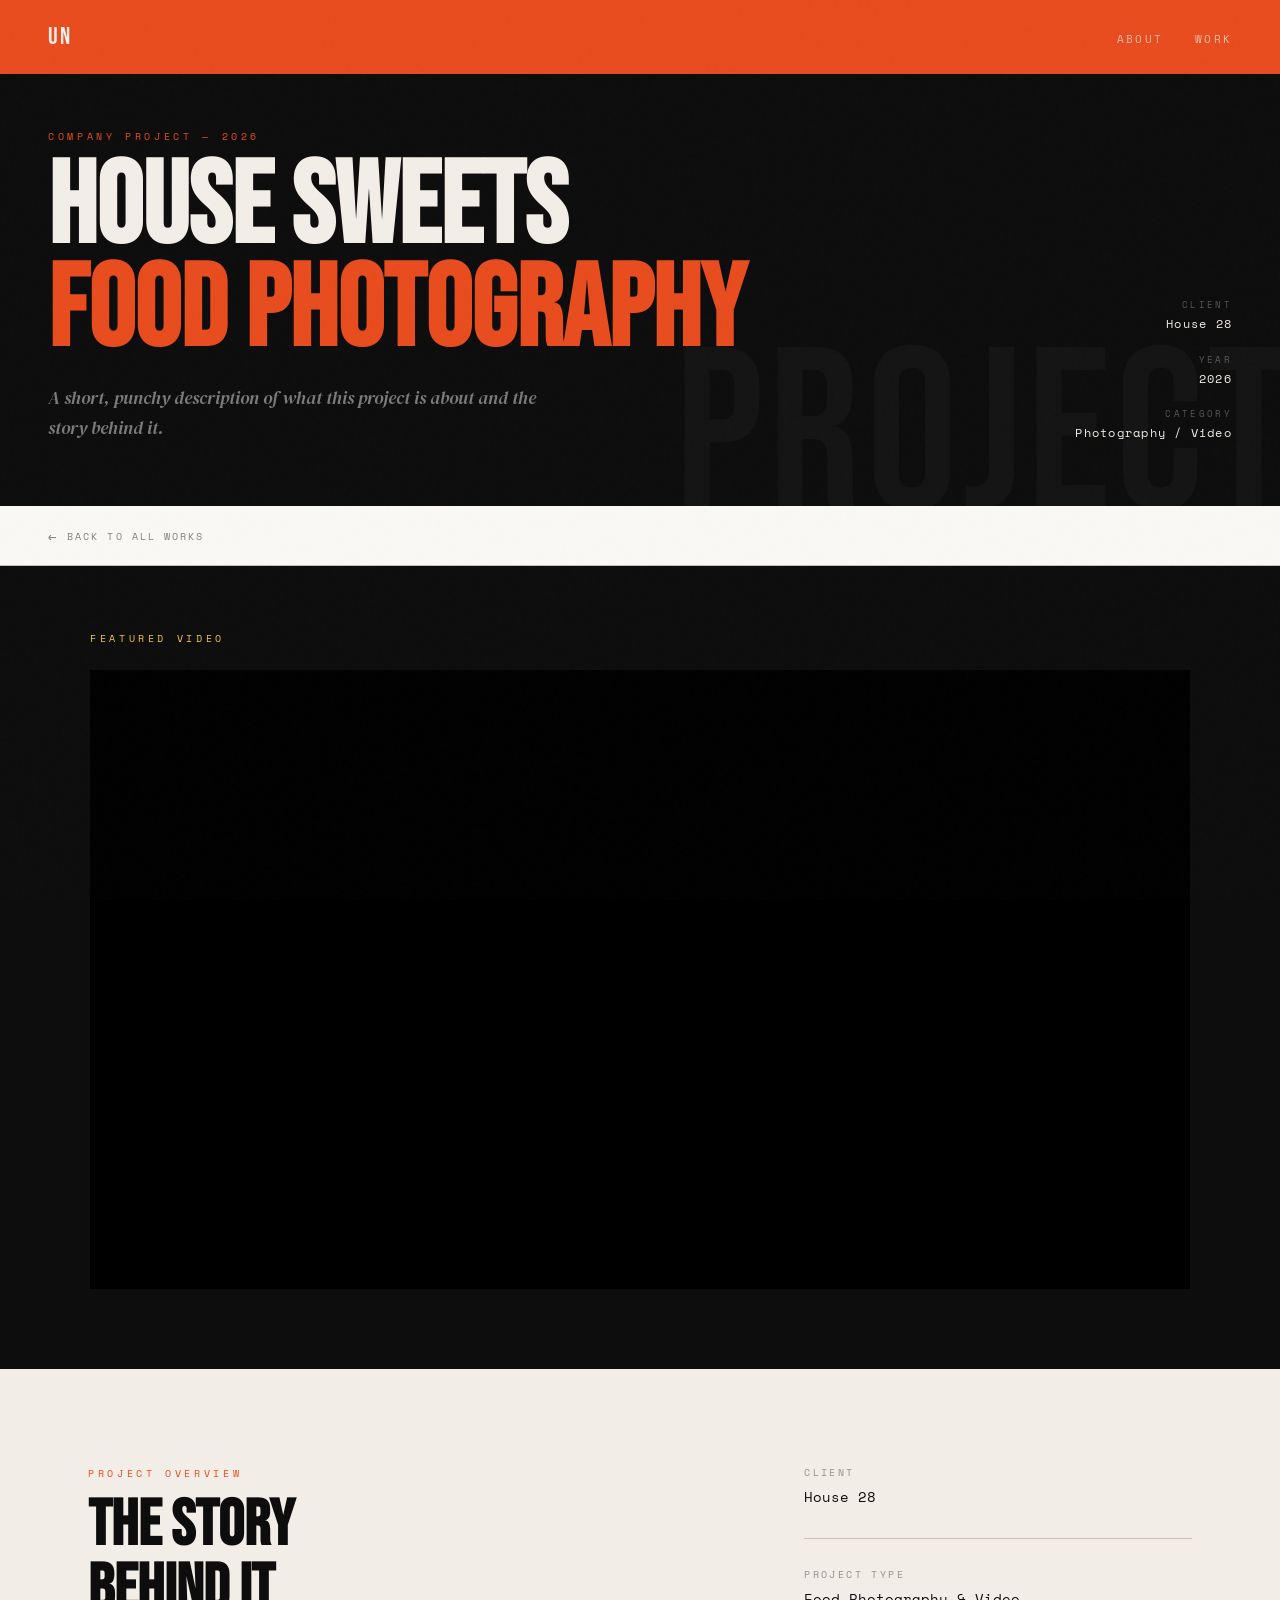
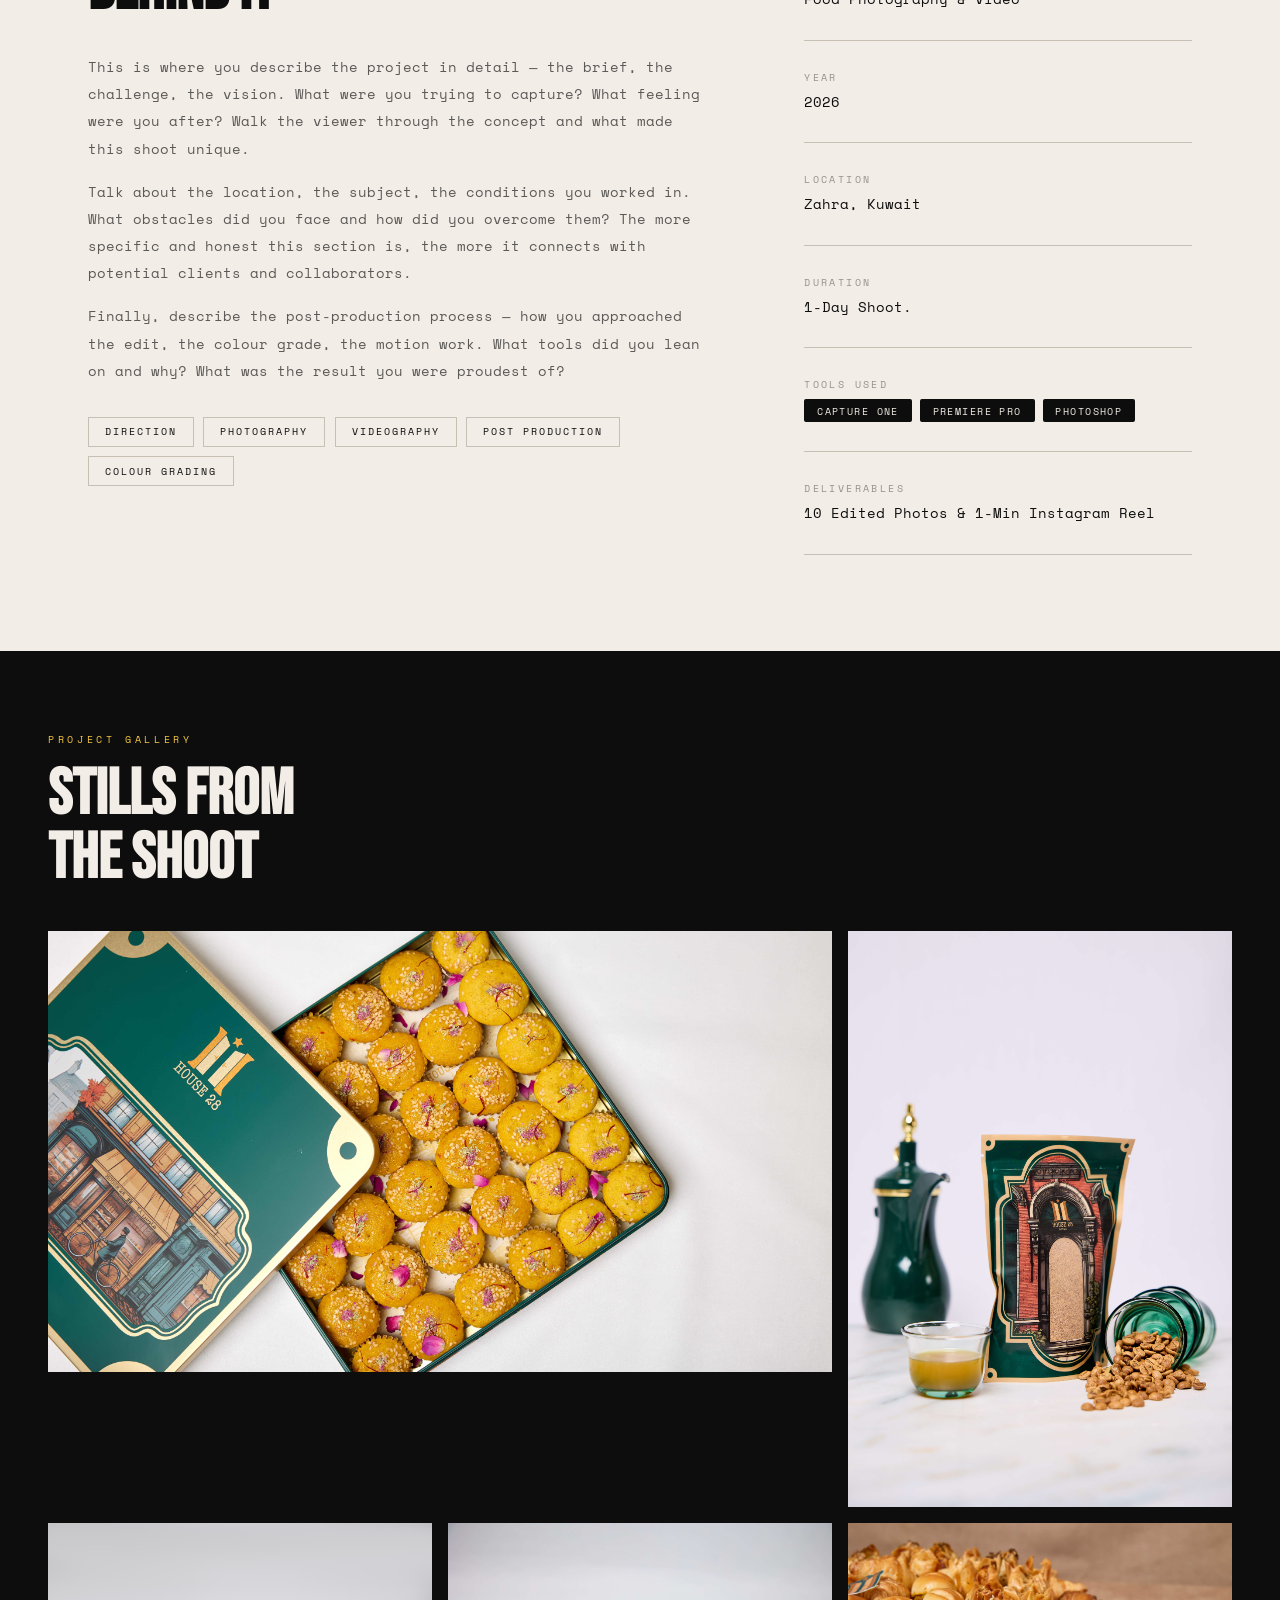
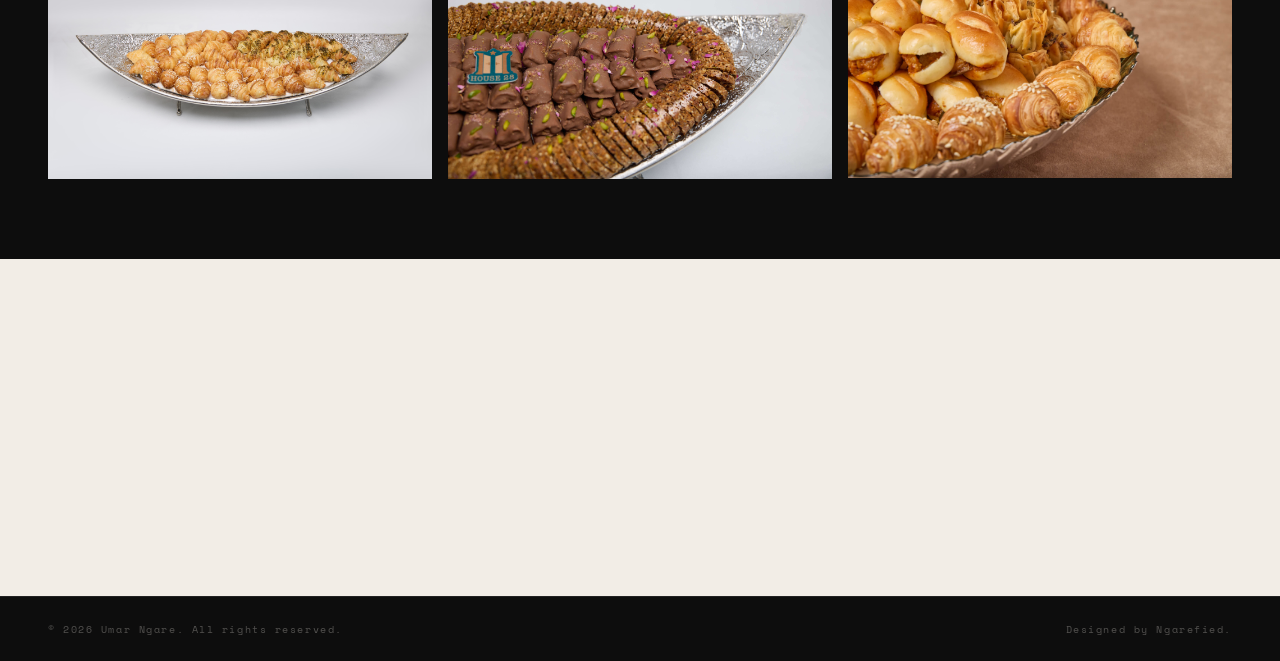
<file: mainPages/projectDetails/houseSweets.html>
<!DOCTYPE html>
<html lang="en">
<head>
  <meta charset="UTF-8" />
  <meta name="viewport" content="width=device-width, initial-scale=1.0"/>
  <title>Project — House Sweets</title>
  <link href="https://fonts.googleapis.com/css2?family=Bebas+Neue&family=DM+Serif+Display:ital@0;1&family=Space+Mono:ital@0;1&display=swap" rel="stylesheet"/>
  <link rel="stylesheet" href="../../css/mainpages/project1.css" />
</head>
<body>

  <div class="cursor" id="cursor"></div>

  <!-- NAV -->
  <nav>
    <a href="../../index.html" class="nav-logo">UN</a>
    <ul class="nav-links">
      <li><a href="../about.html">About</a></li>
      <li><a href="../works.html">Work</a></li>
      <!-- <li><a href="../#">Services</a></li> -->
      <!-- <li><a href="../#">Contact</a></li> -->
    </ul>
  </nav>

  <!-- PROJECT HEADER -->
  <div class="project-header">
    <div class="project-header-ghost">PROJECT</div>
    <div class="project-header-inner">
      <div>
        <span class="project-header-label">Company Project — 2026</span>
        <h1 class="project-title">House Sweets<br><span>Food Photography</span></h1>
        <p class="project-tagline">A short, punchy description of what this project is about and the story behind it.</p>
      </div>
      <div class="project-header-meta">
        <div class="meta-item">
          <div class="meta-label">Client</div>
          <div class="meta-value">House 28</div>
        </div>
        <div class="meta-item">
          <div class="meta-label">Year</div>
          <div class="meta-value">2026</div>
        </div>
        <div class="meta-item">
          <div class="meta-label">Category</div>
          <div class="meta-value">Photography / Video</div>
        </div>
      </div>
    </div>
  </div>

  <!-- BACK BAR -->
  <div class="back-bar">
    <a href="../works.html" class="back-link">Back to All Works</a>
  </div>

  <!-- VIDEO SECTION -->
<div class="video-section">
  <div class="video-section-inner">
    <span class="video-section-tag">Featured Video</span>
    <div class="video-wrapper">
      
        <!-- TO EMBED YOUTUBE / VIMEO: replace this block with: -->
        <div class="iframe-container">
            <iframe width="367" height="652" src="https://www.youtube.com/embed/kidWV9UEAdY" title="House 28 Sambusa  Video" frameborder="0" allow="accelerometer; autoplay; clipboard-write; encrypted-media; gyroscope; picture-in-picture; web-share" referrerpolicy="strict-origin-when-cross-origin" allowfullscreen></iframe>        
        </div> 

        <!-- TO USE A LOCAL VIDEO FILE: replace this block with:g -->
        <!-- <video controls width="100%">
          <source src="../../Assets/Videos/Joan Apr 29 Huge Trolley.mp4" type="video/mp4">
        </video> -->
     
      <!-- <div class="video-placeholder">
        <div class="video-placeholder-icon">Here</div>
        <p></p>
      </div> -->
    </div>
  </div>
</div>

  <!-- PROJECT DETAILS -->
  <div class="project-details">
    <div class="details-grid">

      <!-- Overview -->
      <div class="reveal">
        <span class="overview-tag">Project Overview</span>
        <h2 class="overview-title">The Story<br>Behind It</h2>
        <p class="overview-body">
          This is where you describe the project in detail — the brief, the challenge, the vision. What were you trying to capture? What feeling were you after? Walk the viewer through the concept and what made this shoot unique.
        </p>
        <p class="overview-body">
          Talk about the location, the subject, the conditions you worked in. What obstacles did you face and how did you overcome them? The more specific and honest this section is, the more it connects with potential clients and collaborators.
        </p>
        <p class="overview-body">
          Finally, describe the post-production process — how you approached the edit, the colour grade, the motion work. What tools did you lean on and why? What was the result you were proudest of?
        </p>
        <div class="role-tags">
          <span class="role-tag">Direction</span>
          <span class="role-tag">Photography</span>
          <span class="role-tag">Videography</span>
          <span class="role-tag">Post Production</span>
          <span class="role-tag">Colour Grading</span>
        </div>
      </div>

      <!-- Sidebar -->
      <div class="project-sidebar reveal reveal-delay-2">
        <div class="sidebar-block">
          <div class="sidebar-label">Client</div>
          <div class="sidebar-value">House 28</div>
        </div>
        <div class="sidebar-block">
          <div class="sidebar-label">Project Type</div>
          <div class="sidebar-value">Food Photography & Video</div>
        </div>
        <div class="sidebar-block">
          <div class="sidebar-label">Year</div>
          <div class="sidebar-value">2026</div>
        </div>
        <div class="sidebar-block">
          <div class="sidebar-label">Location</div>
          <div class="sidebar-value">Zahra, Kuwait</div>
        </div>
        <div class="sidebar-block">
          <div class="sidebar-label">Duration</div>
          <div class="sidebar-value">1-Day Shoot.</div>
        </div>
        <div class="sidebar-block">
          <div class="sidebar-label">Tools Used</div>
          <div class="tools-used">
            <span class="tool-badge">Capture One</span>
            <span class="tool-badge">Premiere Pro</span>
            <!-- <span class="tool-badge">After Effects</span> -->
            <span class="tool-badge">Photoshop</span>
            <!-- <span class="tool-badge">Lightroom</span> -->
          </div>
        </div>
        <div class="sidebar-block">
          <div class="sidebar-label">Deliverables</div>
          <div class="sidebar-value">10 Edited Photos & 1-Min Instagram Reel</div>
        </div>
      </div>

    </div>
  </div>

  <!-- PHOTO GALLERY STRIP -->
  <div class="gallery-strip">
    <div class="gallery-strip-inner reveal">
      <span class="gallery-strip-tag">Project Gallery</span>
      <h2 class="gallery-strip-title">Stills from<br>the Shoot</h2>
      <div class="gallery-row">
        <div class="gallery-item">
          <div class="gallery-thumb g1"><img src="../../Assets/Projects/House/0C6A7780.jpg" alt="" srcset=""></div>
          <div class="gallery-overlay"></div>
        </div>
        <div class="gallery-item">
          <div class="gallery-thumb g2"><img src="../../Assets/Projects/House/0C6A7708.jpg" alt="" srcset=""></div>
          <div class="gallery-overlay"></div>
        </div>
        <div class="gallery-item">
          <div class="gallery-thumb g3"><img src="../../Assets/Projects/House/0C6A0431.jpg" alt="" srcset=""></div>
          <div class="gallery-overlay"></div>
        </div>
        <div class="gallery-item">
          <div class="gallery-thumb g4"><img src="../../Assets/Projects/House/0C6A0426.jpg" alt="" srcset=""></div>
          <div class="gallery-overlay"></div>
        </div>
        <div class="gallery-item">
          <div class="gallery-thumb g4"><img src="../../Assets/Projects/House/0C6A1485.jpg" alt="" srcset=""></div>
          <div class="gallery-overlay"></div>
        </div>
      </div>
    </div>
  </div>

  <!-- NEXT PROJECT -->
  <a href="project.html" class="next-project reveal">
    <div>
      <div class="next-label">Next Project</div>
      <div class="next-title">Next Project<br>Title Here</div>
    </div>
    <div class="next-arrow">>></div>
  </a>

  <!-- FOOTER -->
  <footer>
    <p>© 2026 Umar Ngare. All rights reserved.</p>
    <p>Designed by Ngarefied.</p>
  </footer>

  <script src="../../js/mainPages/project1.js"></script>
</body>
</html>
</file>
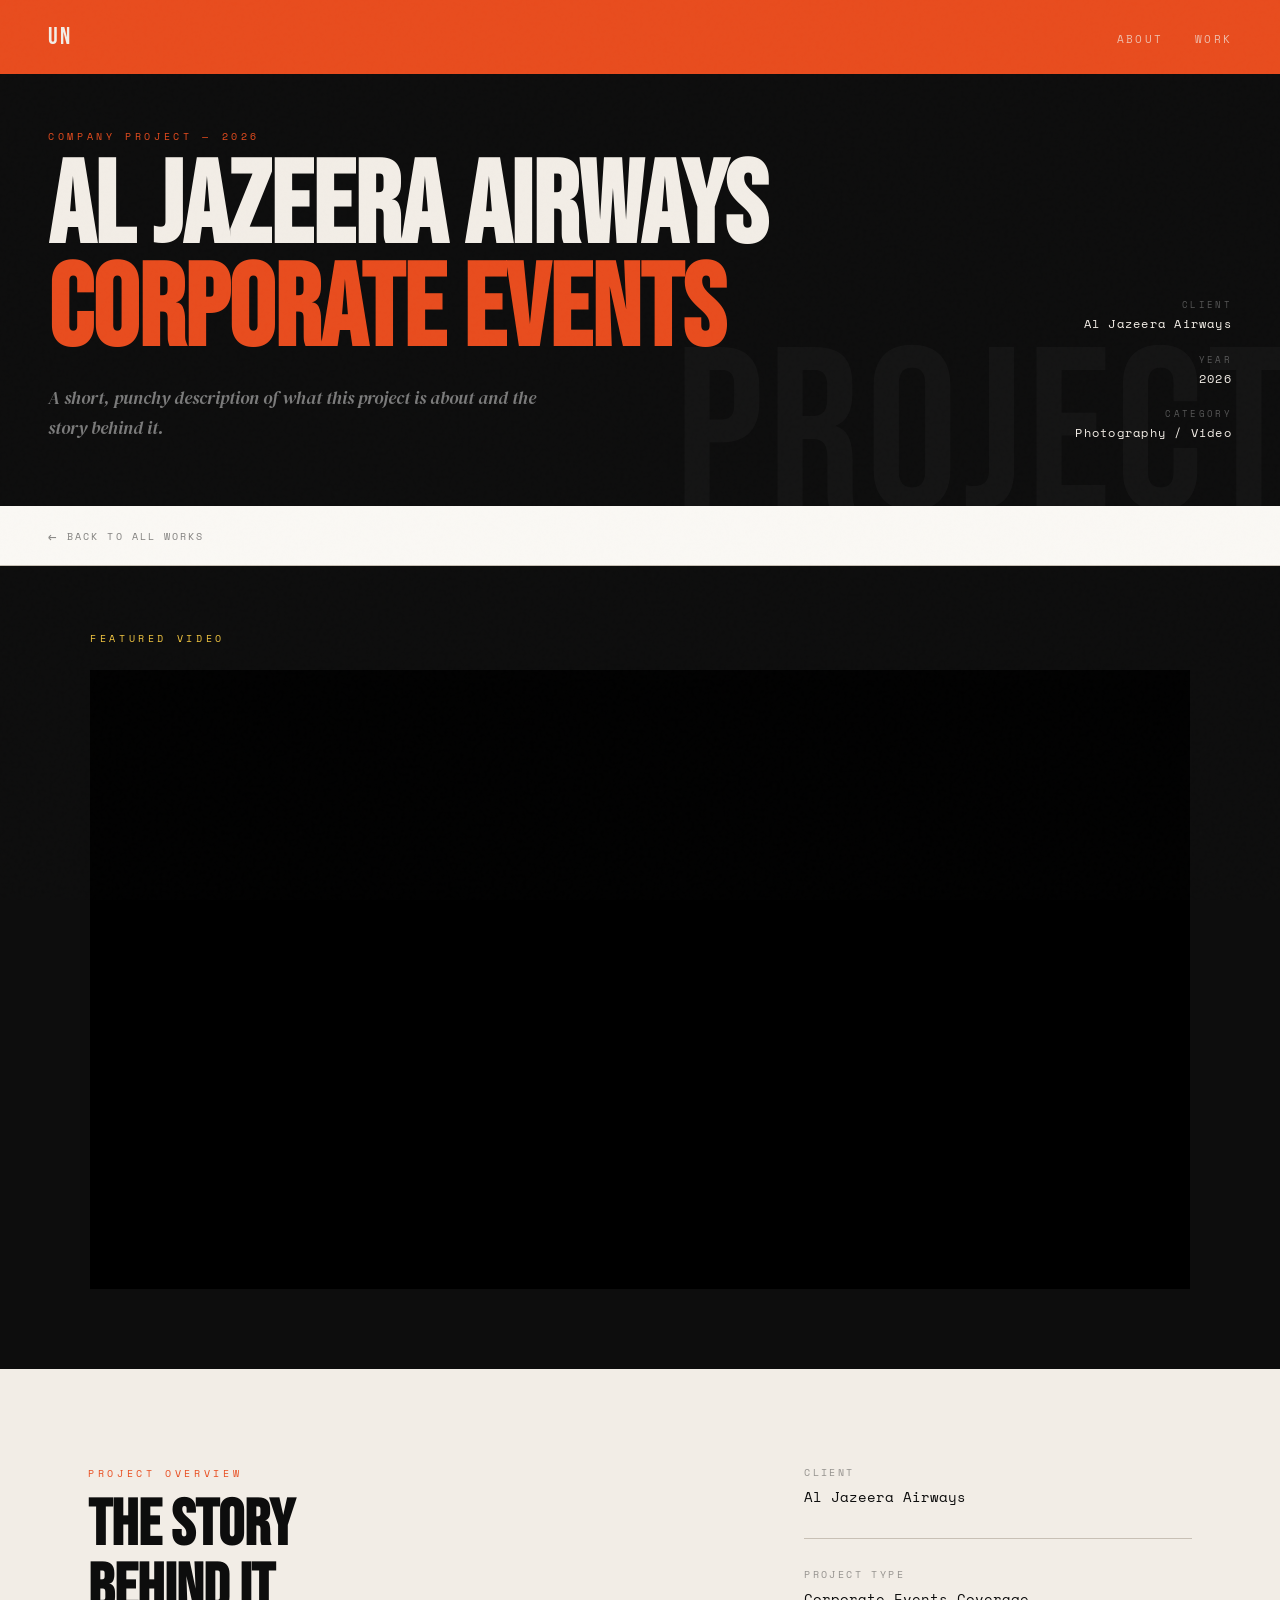
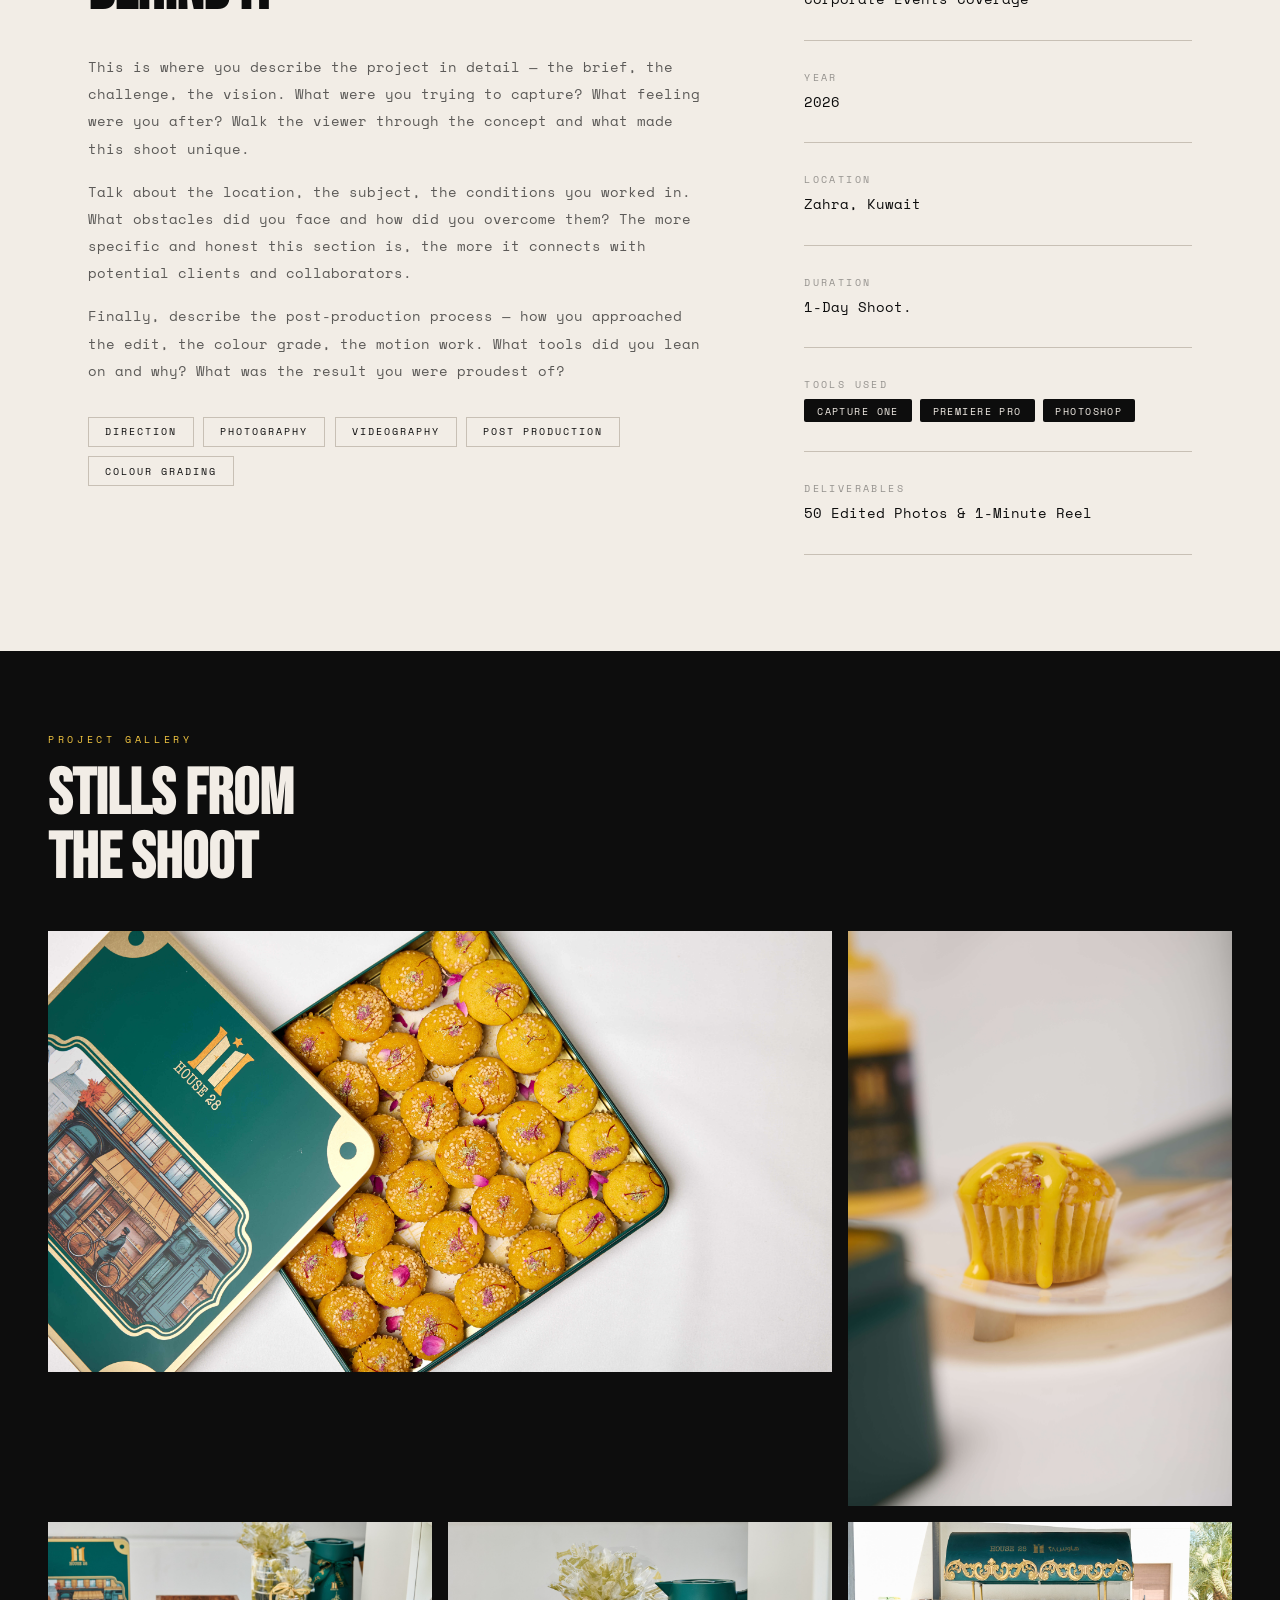
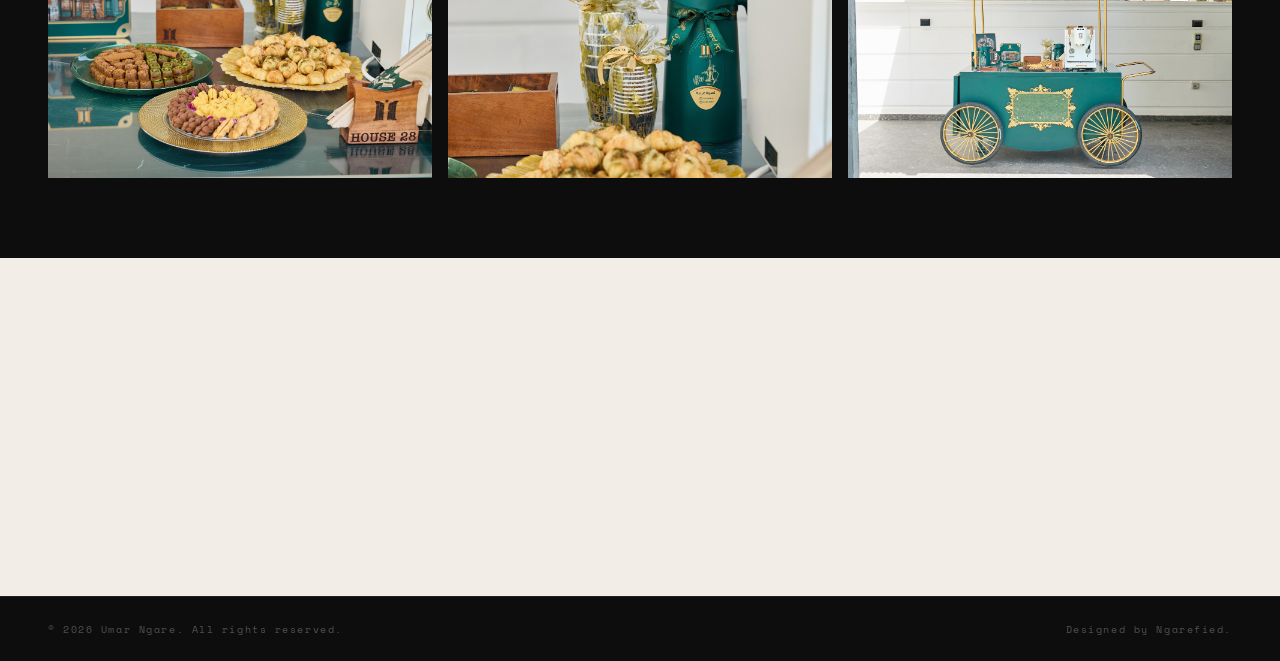
<file: mainPages/projectDetails/Jazeera.html>
<!DOCTYPE html>
<html lang="en">
<head>
  <meta charset="UTF-8" />
  <meta name="viewport" content="width=device-width, initial-scale=1.0"/>
  <title>Project — Al Jazeera Airways</title>
  <link href="https://fonts.googleapis.com/css2?family=Bebas+Neue&family=DM+Serif+Display:ital@0;1&family=Space+Mono:ital@0;1&display=swap" rel="stylesheet"/>
  <link rel="stylesheet" href="../../css/mainpages/project1.css" />
</head>
<body>

  <div class="cursor" id="cursor"></div>

  <!-- NAV -->
  <nav>
    <a href="../../index.html" class="nav-logo">UN</a>
    <ul class="nav-links">
      <li><a href="../about.html">About</a></li>
      <li><a href="../works.html">Work</a></li>
      <!-- <li><a href="../#">Services</a></li>
      <li><a href="../#">Contact</a></li> -->
    </ul>
  </nav>

  <!-- PROJECT HEADER -->
  <div class="project-header">
    <div class="project-header-ghost">PROJECT</div>
    <div class="project-header-inner">
      <div>
        <span class="project-header-label">Company Project — 2026</span>
        <h1 class="project-title">Al Jazeera Airways<br><span>Corporate Events</span></h1>
        <p class="project-tagline">A short, punchy description of what this project is about and the story behind it.</p>
      </div>
      <div class="project-header-meta">
        <div class="meta-item">
          <div class="meta-label">Client</div>
          <div class="meta-value">Al Jazeera Airways</div>
        </div>
        <div class="meta-item">
          <div class="meta-label">Year</div>
          <div class="meta-value">2026</div>
        </div>
        <div class="meta-item">
          <div class="meta-label">Category</div>
          <div class="meta-value">Photography / Video</div>
        </div>
      </div>
    </div>
  </div>

  <!-- BACK BAR -->
  <div class="back-bar">
    <a href="../works.html" class="back-link">Back to All Works</a>
  </div>

  <!-- VIDEO SECTION -->
<div class="video-section">
  <div class="video-section-inner">
    <span class="video-section-tag">Featured Video</span>
    <div class="video-wrapper">
      
        <!-- TO EMBED YOUTUBE / VIMEO: replace this block with: -->
        <div class="iframe-container">
            <iframe width="367" height="652" src="https://www.youtube.com/embed/pZXYmTCz_SE" title="A collaboration between House 28 and Al Jazeera Airways ." frameborder="0" allow="accelerometer; autoplay; clipboard-write; encrypted-media; gyroscope; picture-in-picture; web-share" referrerpolicy="strict-origin-when-cross-origin" allowfullscreen></iframe>        
        </div> 

        <!-- TO USE A LOCAL VIDEO FILE: replace this block with:g -->
        <!-- <video controls width="100%">
          <source src="../../Assets/Videos/Joan Apr 29 Huge Trolley.mp4" type="video/mp4">
        </video> -->
     
      <!-- <div class="video-placeholder">
        <div class="video-placeholder-icon">Here</div>
        <p></p>
      </div> -->
    </div>
  </div>
</div>

  <!-- PROJECT DETAILS -->
  <div class="project-details">
    <div class="details-grid">

      <!-- Overview -->
      <div class="reveal">
        <span class="overview-tag">Project Overview</span>
        <h2 class="overview-title">The Story<br>Behind It</h2>
        <p class="overview-body">
          This is where you describe the project in detail — the brief, the challenge, the vision. What were you trying to capture? What feeling were you after? Walk the viewer through the concept and what made this shoot unique.
        </p>
        <p class="overview-body">
          Talk about the location, the subject, the conditions you worked in. What obstacles did you face and how did you overcome them? The more specific and honest this section is, the more it connects with potential clients and collaborators.
        </p>
        <p class="overview-body">
          Finally, describe the post-production process — how you approached the edit, the colour grade, the motion work. What tools did you lean on and why? What was the result you were proudest of?
        </p>
        <div class="role-tags">
          <span class="role-tag">Direction</span>
          <span class="role-tag">Photography</span>
          <span class="role-tag">Videography</span>
          <span class="role-tag">Post Production</span>
          <span class="role-tag">Colour Grading</span>
        </div>
      </div>

      <!-- Sidebar -->
      <div class="project-sidebar reveal reveal-delay-2">
        <div class="sidebar-block">
          <div class="sidebar-label">Client</div>
          <div class="sidebar-value">Al Jazeera Airways</div>
        </div>
        <div class="sidebar-block">
          <div class="sidebar-label">Project Type</div>
          <div class="sidebar-value">Corporate Events Coverage</div>
        </div>
        <div class="sidebar-block">
          <div class="sidebar-label">Year</div>
          <div class="sidebar-value">2026</div>
        </div>
        <div class="sidebar-block">
          <div class="sidebar-label">Location</div>
          <div class="sidebar-value">Zahra, Kuwait</div>
        </div>
        <div class="sidebar-block">
          <div class="sidebar-label">Duration</div>
          <div class="sidebar-value">1-Day Shoot.</div>
        </div>
        <div class="sidebar-block">
          <div class="sidebar-label">Tools Used</div>
          <div class="tools-used">
            <span class="tool-badge">Capture One</span>
            <span class="tool-badge">Premiere Pro</span>
            <!-- <span class="tool-badge">After Effects</span> -->
            <span class="tool-badge">Photoshop</span>
            <!-- <span class="tool-badge">Lightroom</span> -->
          </div>
        </div>
        <div class="sidebar-block">
          <div class="sidebar-label">Deliverables</div>
          <div class="sidebar-value">50 Edited Photos & 1-Minute Reel</div>
        </div>
      </div>

    </div>
  </div>

  <!-- PHOTO GALLERY STRIP -->
  <div class="gallery-strip">
    <div class="gallery-strip-inner reveal">
      <span class="gallery-strip-tag">Project Gallery</span>
      <h2 class="gallery-strip-title">Stills from<br>the Shoot</h2>
      <div class="gallery-row">
        <div class="gallery-item">
          <div class="gallery-thumb g1"><img src="../../Assets/Projects/House/0C6A7780.jpg" alt="" srcset=""></div>
          <div class="gallery-overlay"></div>
        </div>
        <div class="gallery-item">
          <div class="gallery-thumb g2"><img src="../../Assets/Projects/House/0C6A7809.jpg" alt="" srcset=""></div>
          <div class="gallery-overlay"></div>
        </div>
        <div class="gallery-item">
          <div class="gallery-thumb g3"><img src="../../Assets/Projects/Trolley/wide food.jpg" alt="" srcset=""></div>
          <div class="gallery-overlay"></div>
        </div>
        <div class="gallery-item">
          <div class="gallery-thumb g4"><img src="../../Assets/Projects/Trolley/wide drink.jpg" alt="" srcset=""></div>
          <div class="gallery-overlay"></div>
        </div>
        <div class="gallery-item">
          <div class="gallery-thumb g4"><img src="../../Assets/Projects/Trolley/wide1.jpg" alt="" srcset=""></div>
          <div class="gallery-overlay"></div>
        </div>
      </div>
    </div>
  </div>

  <!-- NEXT PROJECT -->
  <a href="project.html" class="next-project reveal">
    <div>
      <div class="next-label">Next Project</div>
      <div class="next-title">Next Project<br>Title Here</div>
    </div>
    <div class="next-arrow">>></div>
  </a>

  <!-- FOOTER -->
  <footer>
    <p>© 2026 Umar Ngare. All rights reserved.</p>
    <p>Designed by Ngarefied.</p>
  </footer>

  <script src="../../js/mainPages/project1.js"></script>
</body>
</html>
</file>
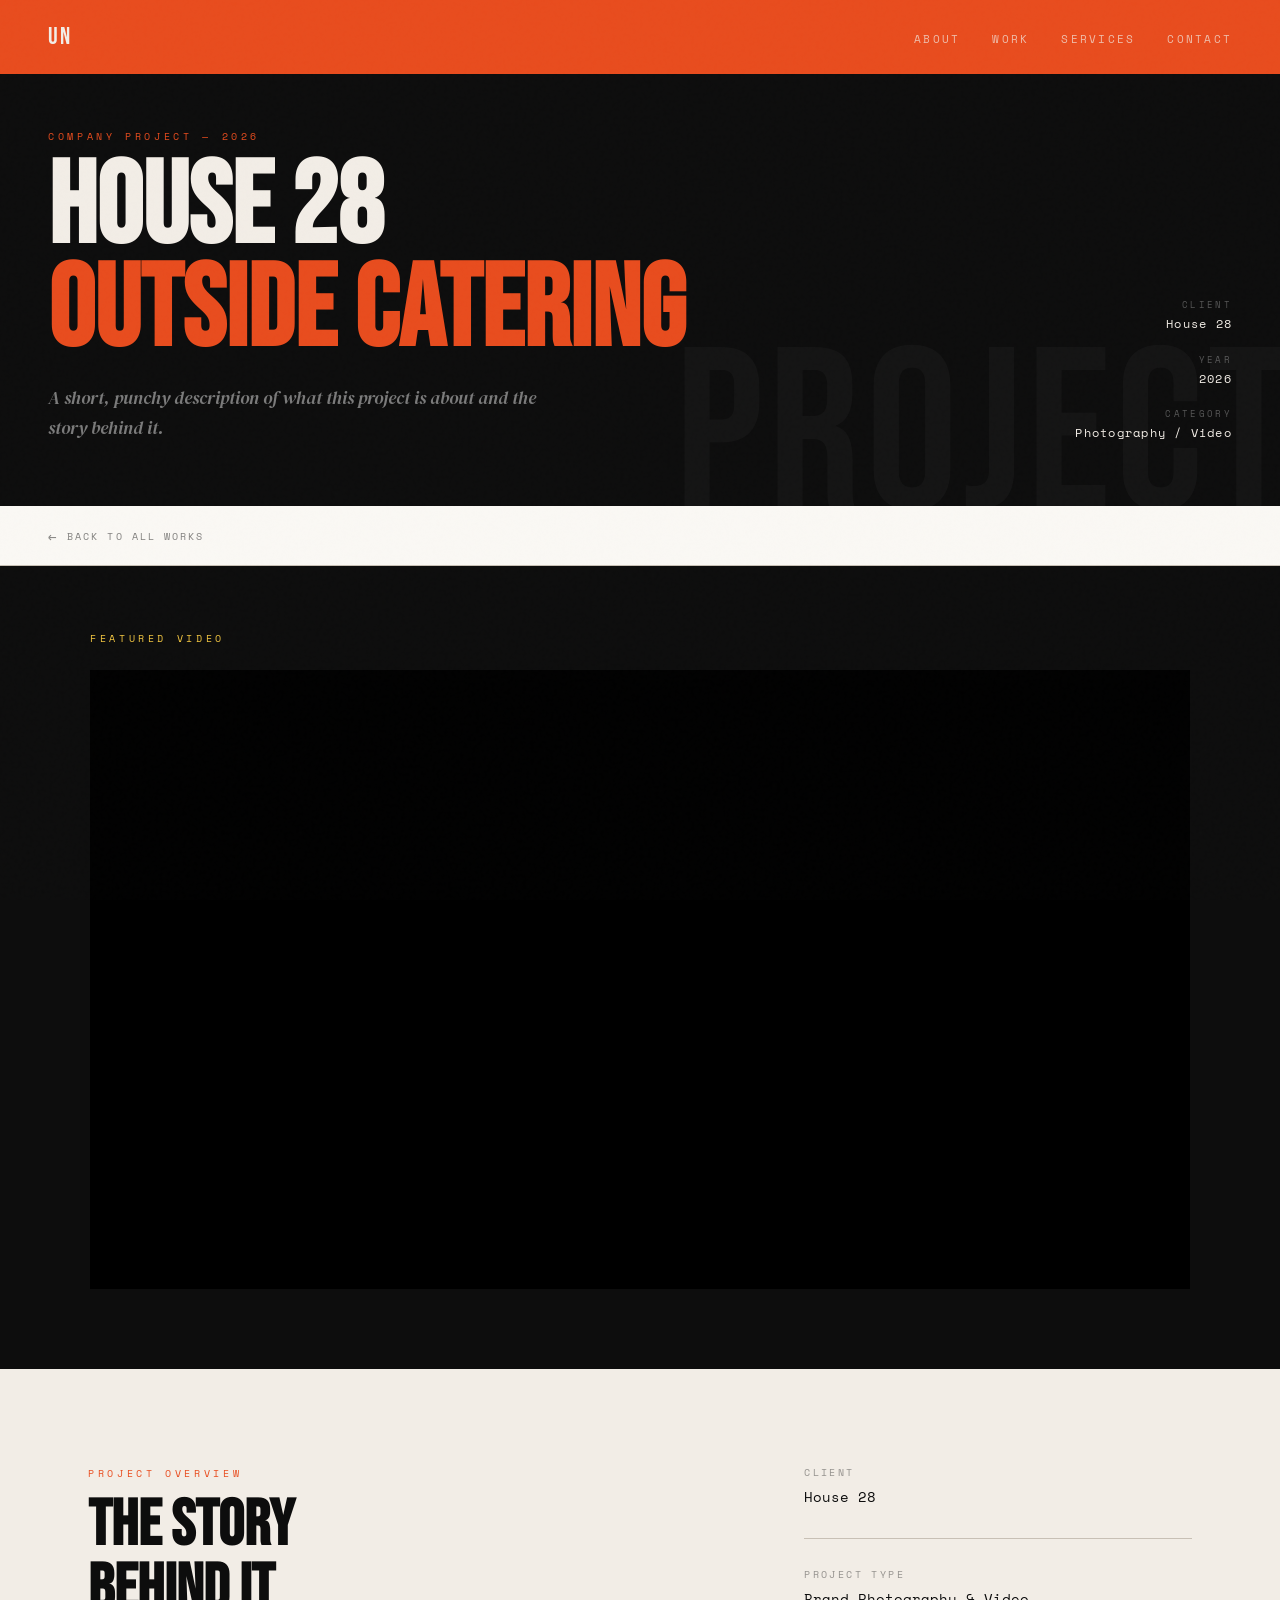
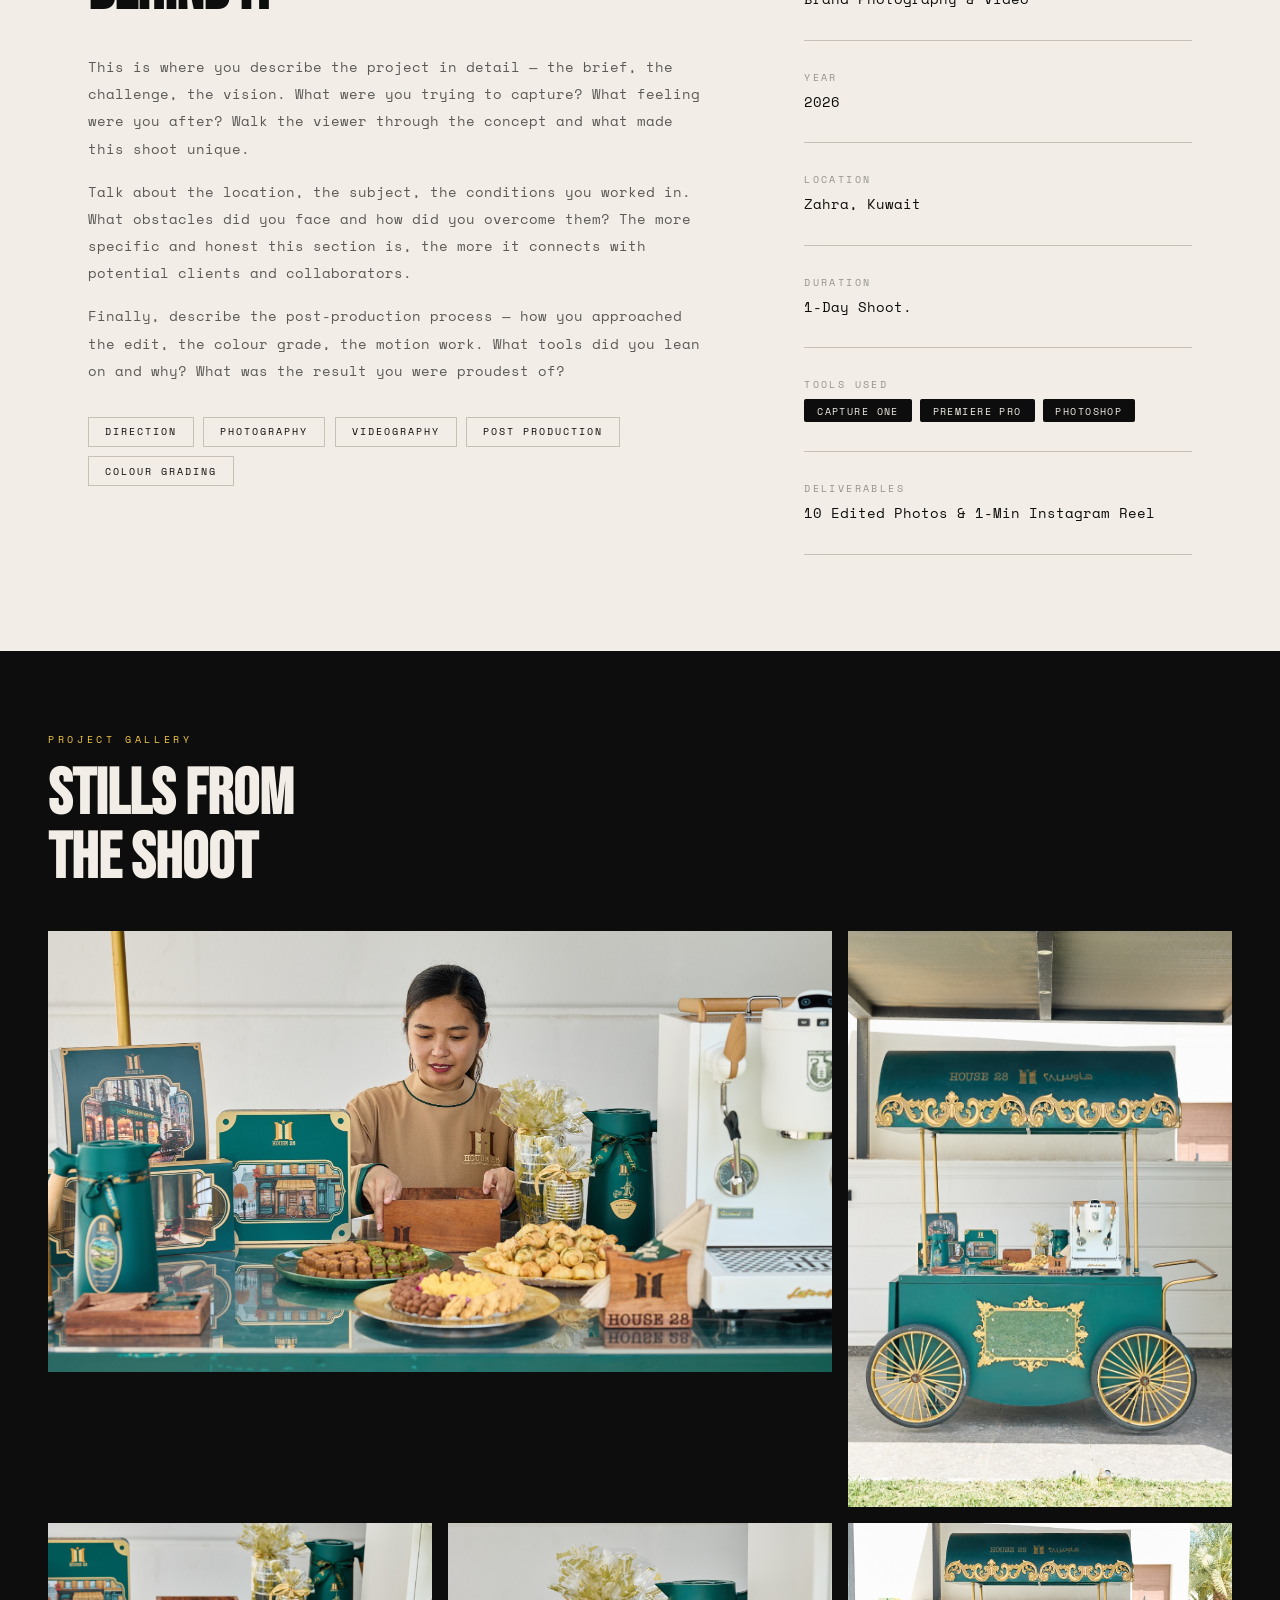
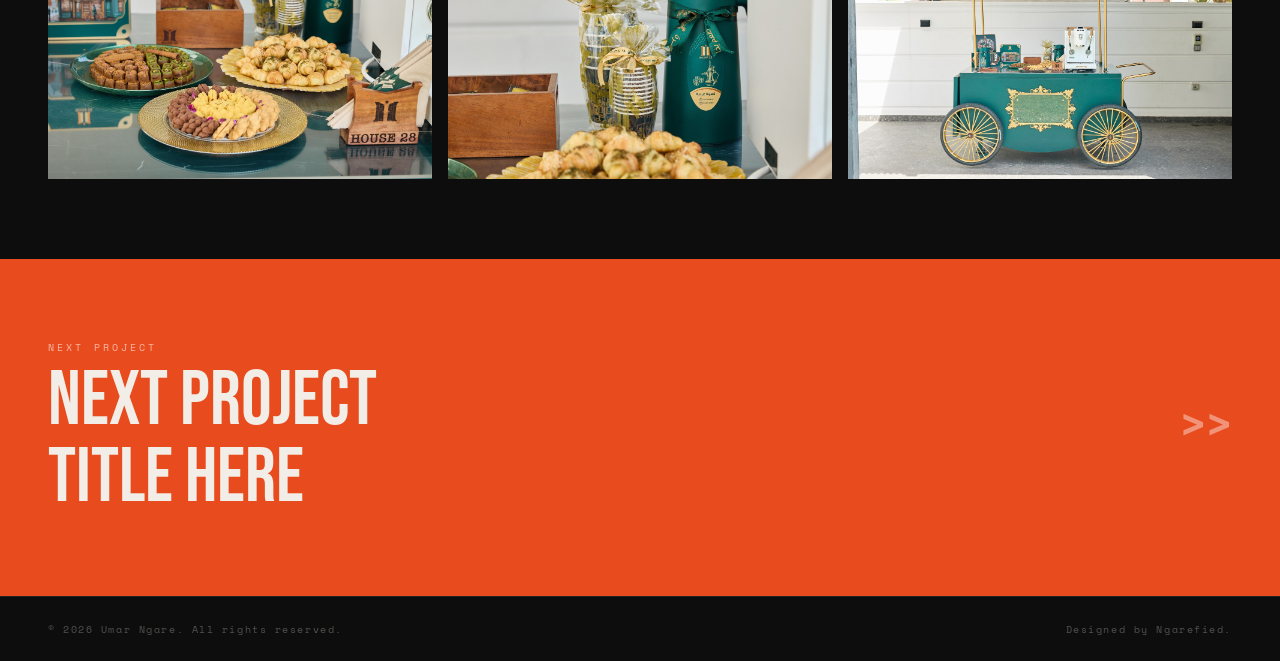
<file: mainPages/projectDetails/match.html>
<!DOCTYPE html>
<html lang="en">
<head>
  <meta charset="UTF-8" />
  <meta name="viewport" content="width=device-width, initial-scale=1.0"/>
  <title>Project — Umar Ngare</title>
  <link href="https://fonts.googleapis.com/css2?family=Bebas+Neue&family=DM+Serif+Display:ital@0;1&family=Space+Mono:ital@0;1&display=swap" rel="stylesheet"/>
  <link rel="stylesheet" href="../../css/mainpages/project1.css" />
</head>
<body>

  <div class="cursor" id="cursor"></div>

  <!-- NAV -->
  <nav>
    <a href="../../index.html" class="nav-logo">UN</a>
    <ul class="nav-links">
      <li><a href="../about.html">About</a></li>
      <li><a href="../works.html">Work</a></li>
      <li><a href="../#">Services</a></li>
      <li><a href="../#">Contact</a></li>
    </ul>
  </nav>

  <!-- PROJECT HEADER -->
  <div class="project-header">
    <div class="project-header-ghost">PROJECT</div>
    <div class="project-header-inner">
      <div>
        <span class="project-header-label">Company Project — 2026</span>
        <h1 class="project-title">House 28<br><span>Outside Catering</span></h1>
        <p class="project-tagline">A short, punchy description of what this project is about and the story behind it.</p>
      </div>
      <div class="project-header-meta">
        <div class="meta-item">
          <div class="meta-label">Client</div>
          <div class="meta-value">House 28</div>
        </div>
        <div class="meta-item">
          <div class="meta-label">Year</div>
          <div class="meta-value">2026</div>
        </div>
        <div class="meta-item">
          <div class="meta-label">Category</div>
          <div class="meta-value">Photography / Video</div>
        </div>
      </div>
    </div>
  </div>

  <!-- BACK BAR -->
  <div class="back-bar">
    <a href="../works.html" class="back-link">Back to All Works</a>
  </div>

  <!-- VIDEO SECTION -->
<div class="video-section">
  <div class="video-section-inner">
    <span class="video-section-tag">Featured Video</span>
    <div class="video-wrapper">
      
        <!-- TO EMBED YOUTUBE / VIMEO: replace this block with: -->
        <div class="iframe-container">
          <iframe width="367" height="652" src="https://www.youtube.com/embed/Qp5BWJC1LHg" title="House 28 Outside Catering Video" frameborder="0" allow="accelerometer; autoplay; clipboard-write; encrypted-media; gyroscope; picture-in-picture; web-share" referrerpolicy="strict-origin-when-cross-origin" allowfullscreen></iframe>
        </div> 

        <!-- TO USE A LOCAL VIDEO FILE: replace this block with:g -->
        <!-- <video controls width="100%">
          <source src="../../Assets/Videos/Joan Apr 29 Huge Trolley.mp4" type="video/mp4">
        </video> -->
     
      <!-- <div class="video-placeholder">
        <div class="video-placeholder-icon">Here</div>
        <p></p>
      </div> -->
    </div>
  </div>
</div>

  <!-- PROJECT DETAILS -->
  <div class="project-details">
    <div class="details-grid">

      <!-- Overview -->
      <div class="reveal">
        <span class="overview-tag">Project Overview</span>
        <h2 class="overview-title">The Story<br>Behind It</h2>
        <p class="overview-body">
          This is where you describe the project in detail — the brief, the challenge, the vision. What were you trying to capture? What feeling were you after? Walk the viewer through the concept and what made this shoot unique.
        </p>
        <p class="overview-body">
          Talk about the location, the subject, the conditions you worked in. What obstacles did you face and how did you overcome them? The more specific and honest this section is, the more it connects with potential clients and collaborators.
        </p>
        <p class="overview-body">
          Finally, describe the post-production process — how you approached the edit, the colour grade, the motion work. What tools did you lean on and why? What was the result you were proudest of?
        </p>
        <div class="role-tags">
          <span class="role-tag">Direction</span>
          <span class="role-tag">Photography</span>
          <span class="role-tag">Videography</span>
          <span class="role-tag">Post Production</span>
          <span class="role-tag">Colour Grading</span>
        </div>
      </div>

      <!-- Sidebar -->
      <div class="project-sidebar reveal reveal-delay-2">
        <div class="sidebar-block">
          <div class="sidebar-label">Client</div>
          <div class="sidebar-value">House 28</div>
        </div>
        <div class="sidebar-block">
          <div class="sidebar-label">Project Type</div>
          <div class="sidebar-value">Brand Photography & Video</div>
        </div>
        <div class="sidebar-block">
          <div class="sidebar-label">Year</div>
          <div class="sidebar-value">2026</div>
        </div>
        <div class="sidebar-block">
          <div class="sidebar-label">Location</div>
          <div class="sidebar-value">Zahra, Kuwait</div>
        </div>
        <div class="sidebar-block">
          <div class="sidebar-label">Duration</div>
          <div class="sidebar-value">1-Day Shoot.</div>
        </div>
        <div class="sidebar-block">
          <div class="sidebar-label">Tools Used</div>
          <div class="tools-used">
            <span class="tool-badge">Capture One</span>
            <span class="tool-badge">Premiere Pro</span>
            <!-- <span class="tool-badge">After Effects</span> -->
            <span class="tool-badge">Photoshop</span>
            <!-- <span class="tool-badge">Lightroom</span> -->
          </div>
        </div>
        <div class="sidebar-block">
          <div class="sidebar-label">Deliverables</div>
          <div class="sidebar-value">10 Edited Photos & 1-Min Instagram Reel</div>
        </div>
      </div>

    </div>
  </div>

  <!-- PHOTO GALLERY STRIP -->
  <div class="gallery-strip">
    <div class="gallery-strip-inner reveal">
      <span class="gallery-strip-tag">Project Gallery</span>
      <h2 class="gallery-strip-title">Stills from<br>the Shoot</h2>
      <div class="gallery-row">
        <div class="gallery-item">
          <div class="gallery-thumb g1"><img src="../../Assets/Projects/Trolley/Wide close.jpg" alt="" srcset=""></div>
          <div class="gallery-overlay"></div>
        </div>
        <div class="gallery-item">
          <div class="gallery-thumb g2"><img src="../../Assets/Projects/Trolley/potr.jpg" alt="" srcset=""></div>
          <div class="gallery-overlay"></div>
        </div>
        <div class="gallery-item">
          <div class="gallery-thumb g3"><img src="../../Assets/Projects/Trolley/wide food.jpg" alt="" srcset=""></div>
          <div class="gallery-overlay"></div>
        </div>
        <div class="gallery-item">
          <div class="gallery-thumb g4"><img src="../../Assets/Projects/Trolley/wide drink.jpg" alt="" srcset=""></div>
          <div class="gallery-overlay"></div>
        </div>
        <div class="gallery-item">
          <div class="gallery-thumb g4"><img src="../../Assets/Projects/Trolley/wide1.jpg" alt="" srcset=""></div>
          <div class="gallery-overlay"></div>
        </div>
      </div>
    </div>
  </div>

  <!-- NEXT PROJECT -->
  <a href="project.html" class="next-project reveal">
    <div>
      <div class="next-label">Next Project</div>
      <div class="next-title">Next Project<br>Title Here</div>
    </div>
    <div class="next-arrow">>></div>
  </a>

  <!-- FOOTER -->
  <footer>
    <p>© 2026 Umar Ngare. All rights reserved.</p>
    <p>Designed by Ngarefied.</p>
  </footer>

  <script src="../../js/mainPages/project1.js"></script>
</body>
</html>
</file>
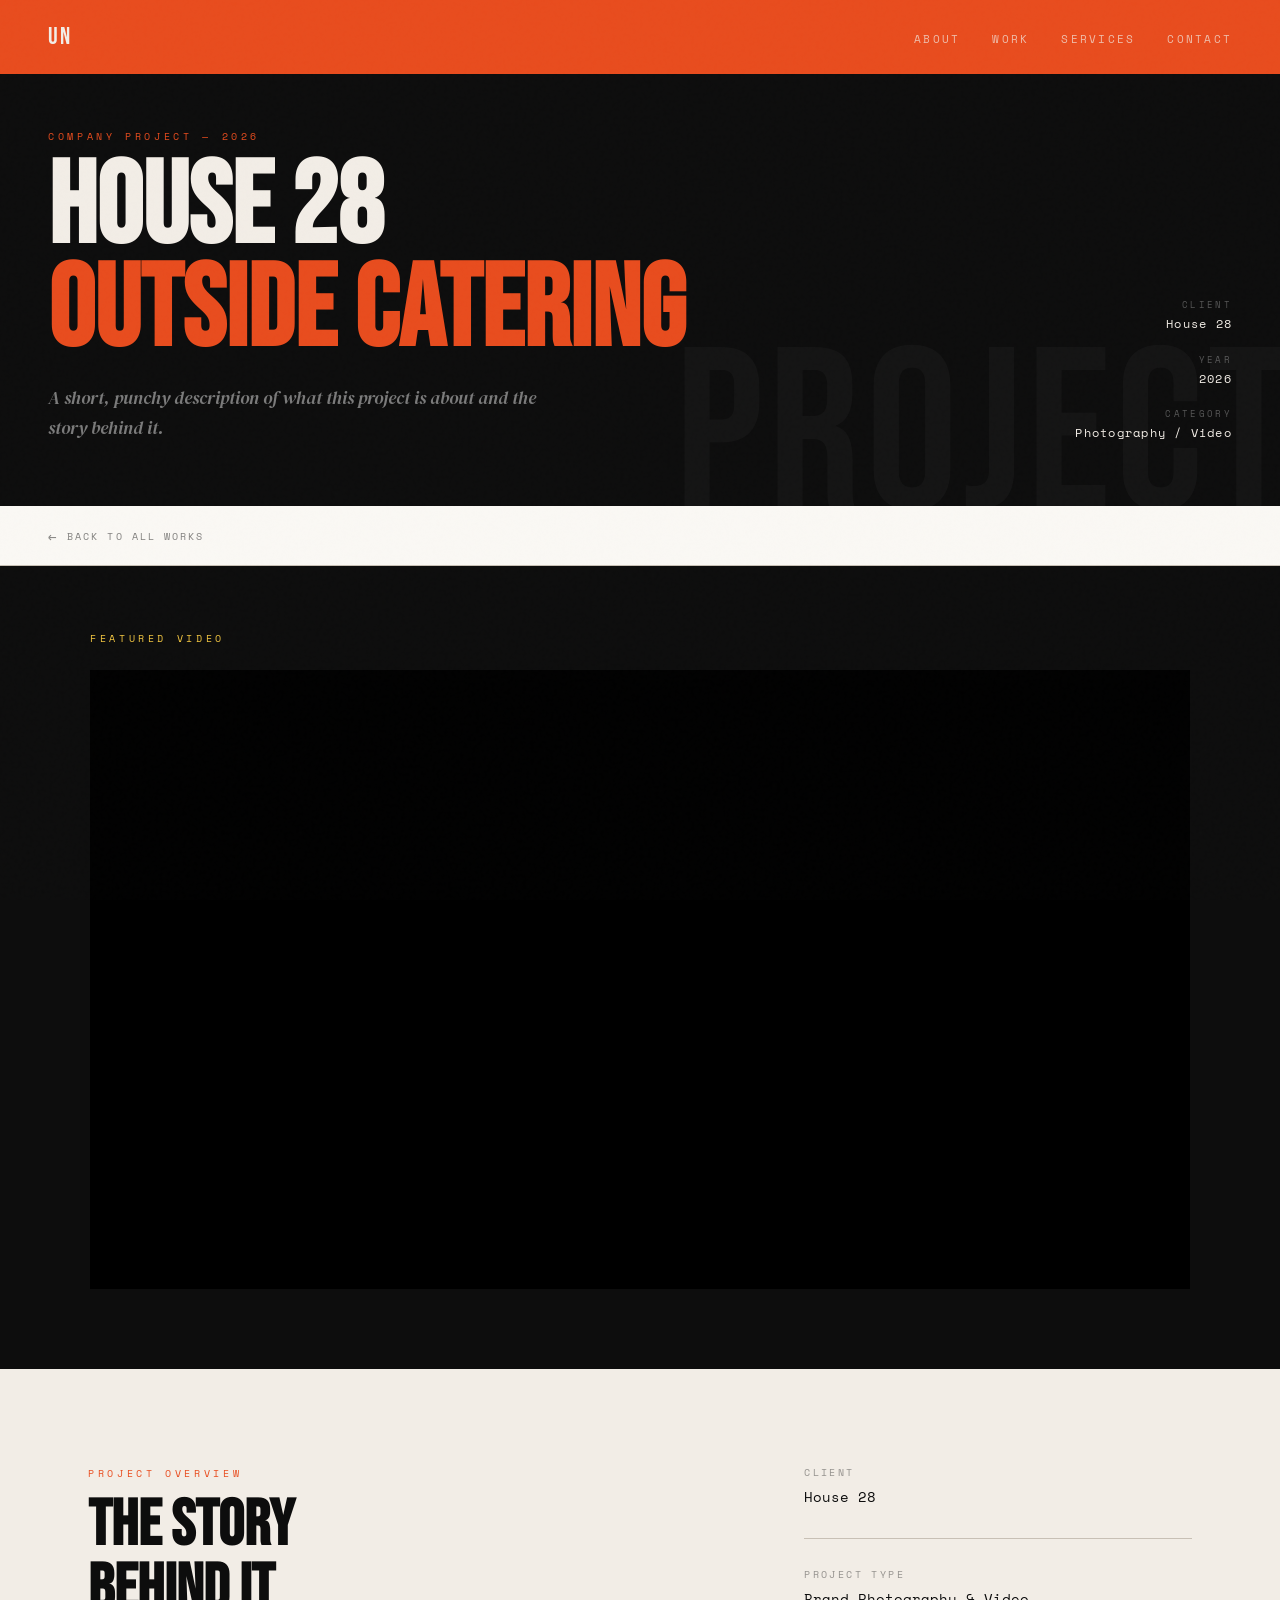
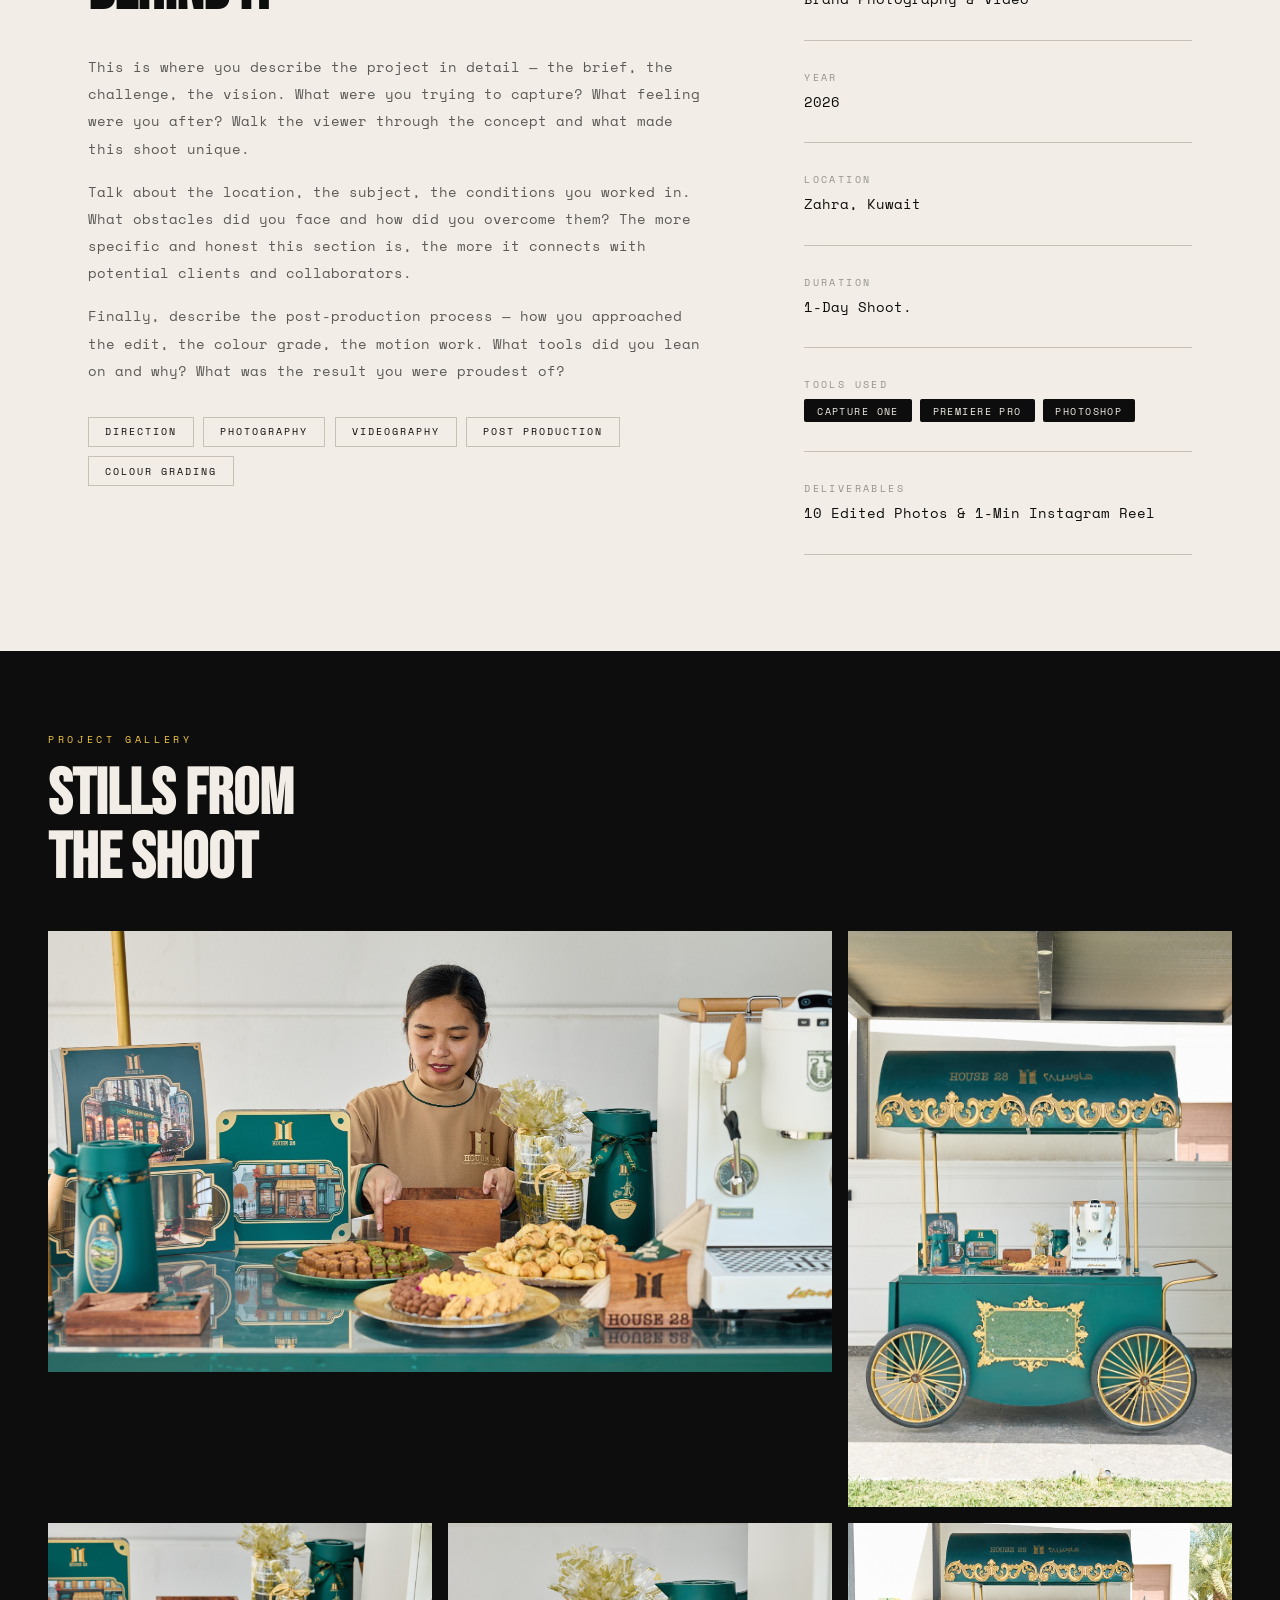
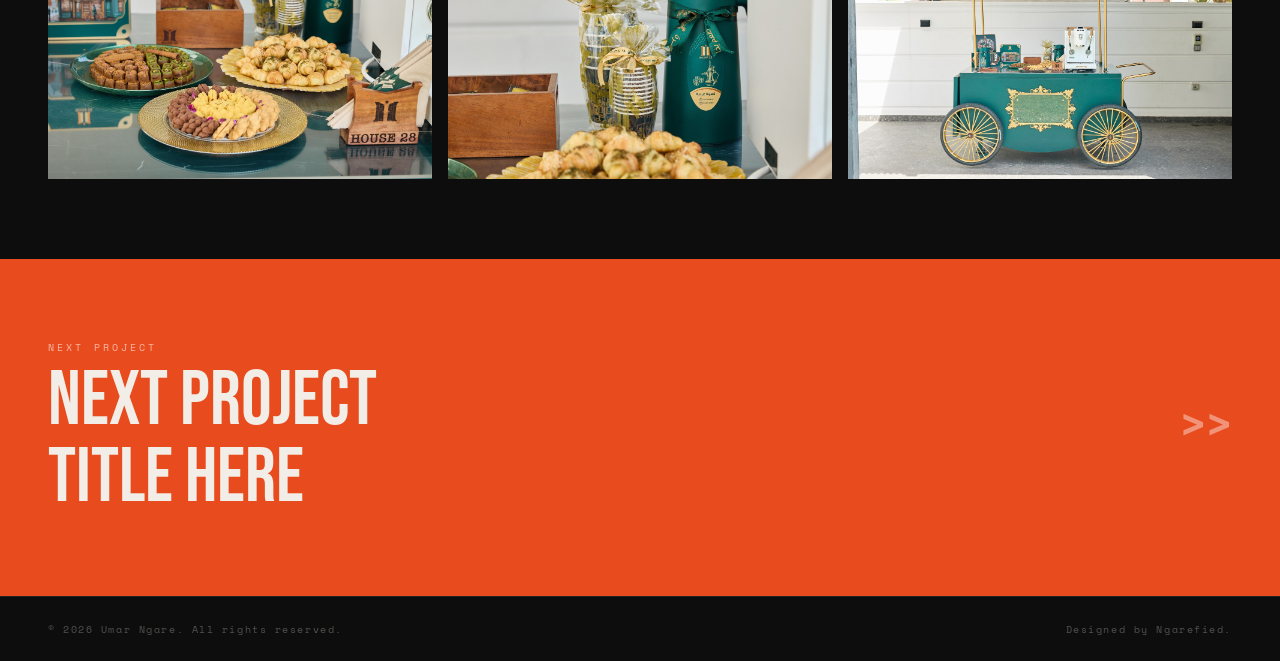
<file: mainPages/projectDetails/project1.html>
﻿<!DOCTYPE html>
<html lang="en">
<head>
  <meta charset="UTF-8" />
  <meta name="viewport" content="width=device-width, initial-scale=1.0"/>
  <title>Project — Umar Ngare</title>
  <link href="https://fonts.googleapis.com/css2?family=Bebas+Neue&family=DM+Serif+Display:ital@0;1&family=Space+Mono:ital@0;1&display=swap" rel="stylesheet"/>
  <link rel="stylesheet" href="../../css/mainpages/project1.css" />
</head>
<body>

  <div class="cursor" id="cursor"></div>

  <!-- NAV -->
  <nav>
    <a href="../../index.html" class="nav-logo">UN</a>
    <ul class="nav-links">
      <li><a href="../about.html">About</a></li>
      <li><a href="../works.html">Work</a></li>
      <li><a href="../#">Services</a></li>
      <li><a href="../#">Contact</a></li>
    </ul>
  </nav>

  <!-- PROJECT HEADER -->
  <div class="project-header">
    <div class="project-header-ghost">PROJECT</div>
    <div class="project-header-inner">
      <div>
        <span class="project-header-label">Company Project — 2026</span>
        <h1 class="project-title">House 28<br><span>Outside Catering</span></h1>
        <p class="project-tagline">A short, punchy description of what this project is about and the story behind it.</p>
      </div>
      <div class="project-header-meta">
        <div class="meta-item">
          <div class="meta-label">Client</div>
          <div class="meta-value">House 28</div>
        </div>
        <div class="meta-item">
          <div class="meta-label">Year</div>
          <div class="meta-value">2026</div>
        </div>
        <div class="meta-item">
          <div class="meta-label">Category</div>
          <div class="meta-value">Photography / Video</div>
        </div>
      </div>
    </div>
  </div>

  <!-- BACK BAR -->
  <div class="back-bar">
    <a href="../works.html" class="back-link">Back to All Works</a>
  </div>

  <!-- VIDEO SECTION -->
<div class="video-section">
  <div class="video-section-inner">
    <span class="video-section-tag">Featured Video</span>
    <div class="video-wrapper">
      
        <!-- TO EMBED YOUTUBE / VIMEO: replace this block with: -->
        <div class="iframe-container">
          <iframe width="367" height="652" src="https://www.youtube.com/embed/Qp5BWJC1LHg" title="House 28 Outside Catering Video" frameborder="0" allow="accelerometer; autoplay; clipboard-write; encrypted-media; gyroscope; picture-in-picture; web-share" referrerpolicy="strict-origin-when-cross-origin" allowfullscreen></iframe>
        </div> 

        <!-- TO USE A LOCAL VIDEO FILE: replace this block with:g -->
        <!-- <video controls width="100%">
          <source src="../../Assets/Videos/Joan Apr 29 Huge Trolley.mp4" type="video/mp4">
        </video> -->
     
      <!-- <div class="video-placeholder">
        <div class="video-placeholder-icon">Here</div>
        <p></p>
      </div> -->
    </div>
  </div>
</div>

  <!-- PROJECT DETAILS -->
  <div class="project-details">
    <div class="details-grid">

      <!-- Overview -->
      <div class="reveal">
        <span class="overview-tag">Project Overview</span>
        <h2 class="overview-title">The Story<br>Behind It</h2>
        <p class="overview-body">
          This is where you describe the project in detail — the brief, the challenge, the vision. What were you trying to capture? What feeling were you after? Walk the viewer through the concept and what made this shoot unique.
        </p>
        <p class="overview-body">
          Talk about the location, the subject, the conditions you worked in. What obstacles did you face and how did you overcome them? The more specific and honest this section is, the more it connects with potential clients and collaborators.
        </p>
        <p class="overview-body">
          Finally, describe the post-production process — how you approached the edit, the colour grade, the motion work. What tools did you lean on and why? What was the result you were proudest of?
        </p>
        <div class="role-tags">
          <span class="role-tag">Direction</span>
          <span class="role-tag">Photography</span>
          <span class="role-tag">Videography</span>
          <span class="role-tag">Post Production</span>
          <span class="role-tag">Colour Grading</span>
        </div>
      </div>

      <!-- Sidebar -->
      <div class="project-sidebar reveal reveal-delay-2">
        <div class="sidebar-block">
          <div class="sidebar-label">Client</div>
          <div class="sidebar-value">House 28</div>
        </div>
        <div class="sidebar-block">
          <div class="sidebar-label">Project Type</div>
          <div class="sidebar-value">Brand Photography & Video</div>
        </div>
        <div class="sidebar-block">
          <div class="sidebar-label">Year</div>
          <div class="sidebar-value">2026</div>
        </div>
        <div class="sidebar-block">
          <div class="sidebar-label">Location</div>
          <div class="sidebar-value">Zahra, Kuwait</div>
        </div>
        <div class="sidebar-block">
          <div class="sidebar-label">Duration</div>
          <div class="sidebar-value">1-Day Shoot.</div>
        </div>
        <div class="sidebar-block">
          <div class="sidebar-label">Tools Used</div>
          <div class="tools-used">
            <span class="tool-badge">Capture One</span>
            <span class="tool-badge">Premiere Pro</span>
            <!-- <span class="tool-badge">After Effects</span> -->
            <span class="tool-badge">Photoshop</span>
            <!-- <span class="tool-badge">Lightroom</span> -->
          </div>
        </div>
        <div class="sidebar-block">
          <div class="sidebar-label">Deliverables</div>
          <div class="sidebar-value">10 Edited Photos & 1-Min Instagram Reel</div>
        </div>
      </div>

    </div>
  </div>

  <!-- PHOTO GALLERY STRIP -->
  <div class="gallery-strip">
    <div class="gallery-strip-inner reveal">
      <span class="gallery-strip-tag">Project Gallery</span>
      <h2 class="gallery-strip-title">Stills from<br>the Shoot</h2>
      <div class="gallery-row">
        <div class="gallery-item">
          <div class="gallery-thumb g1"><img src="../../Assets/Projects/Trolley/Wide close.jpg" alt="" srcset=""></div>
          <div class="gallery-overlay"></div>
        </div>
        <div class="gallery-item">
          <div class="gallery-thumb g2"><img src="../../Assets/Projects/Trolley/potr.jpg" alt="" srcset=""></div>
          <div class="gallery-overlay"></div>
        </div>
        <div class="gallery-item">
          <div class="gallery-thumb g3"><img src="../../Assets/Projects/Trolley/wide food.jpg" alt="" srcset=""></div>
          <div class="gallery-overlay"></div>
        </div>
        <div class="gallery-item">
          <div class="gallery-thumb g4"><img src="../../Assets/Projects/Trolley/wide drink.jpg" alt="" srcset=""></div>
          <div class="gallery-overlay"></div>
        </div>
        <div class="gallery-item">
          <div class="gallery-thumb g4"><img src="../../Assets/Projects/Trolley/wide1.jpg" alt="" srcset=""></div>
          <div class="gallery-overlay"></div>
        </div>
      </div>
    </div>
  </div>

  <!-- NEXT PROJECT -->
  <a href="project.html" class="next-project reveal">
    <div>
      <div class="next-label">Next Project</div>
      <div class="next-title">Next Project<br>Title Here</div>
    </div>
    <div class="next-arrow">>></div>
  </a>

  <!-- FOOTER -->
  <footer>
    <p>© 2026 Umar Ngare. All rights reserved.</p>
    <p>Designed by Ngarefied.</p>
  </footer>

  <script src="../../js/mainPages/project1.js"></script>
</body>
</html>
</file>
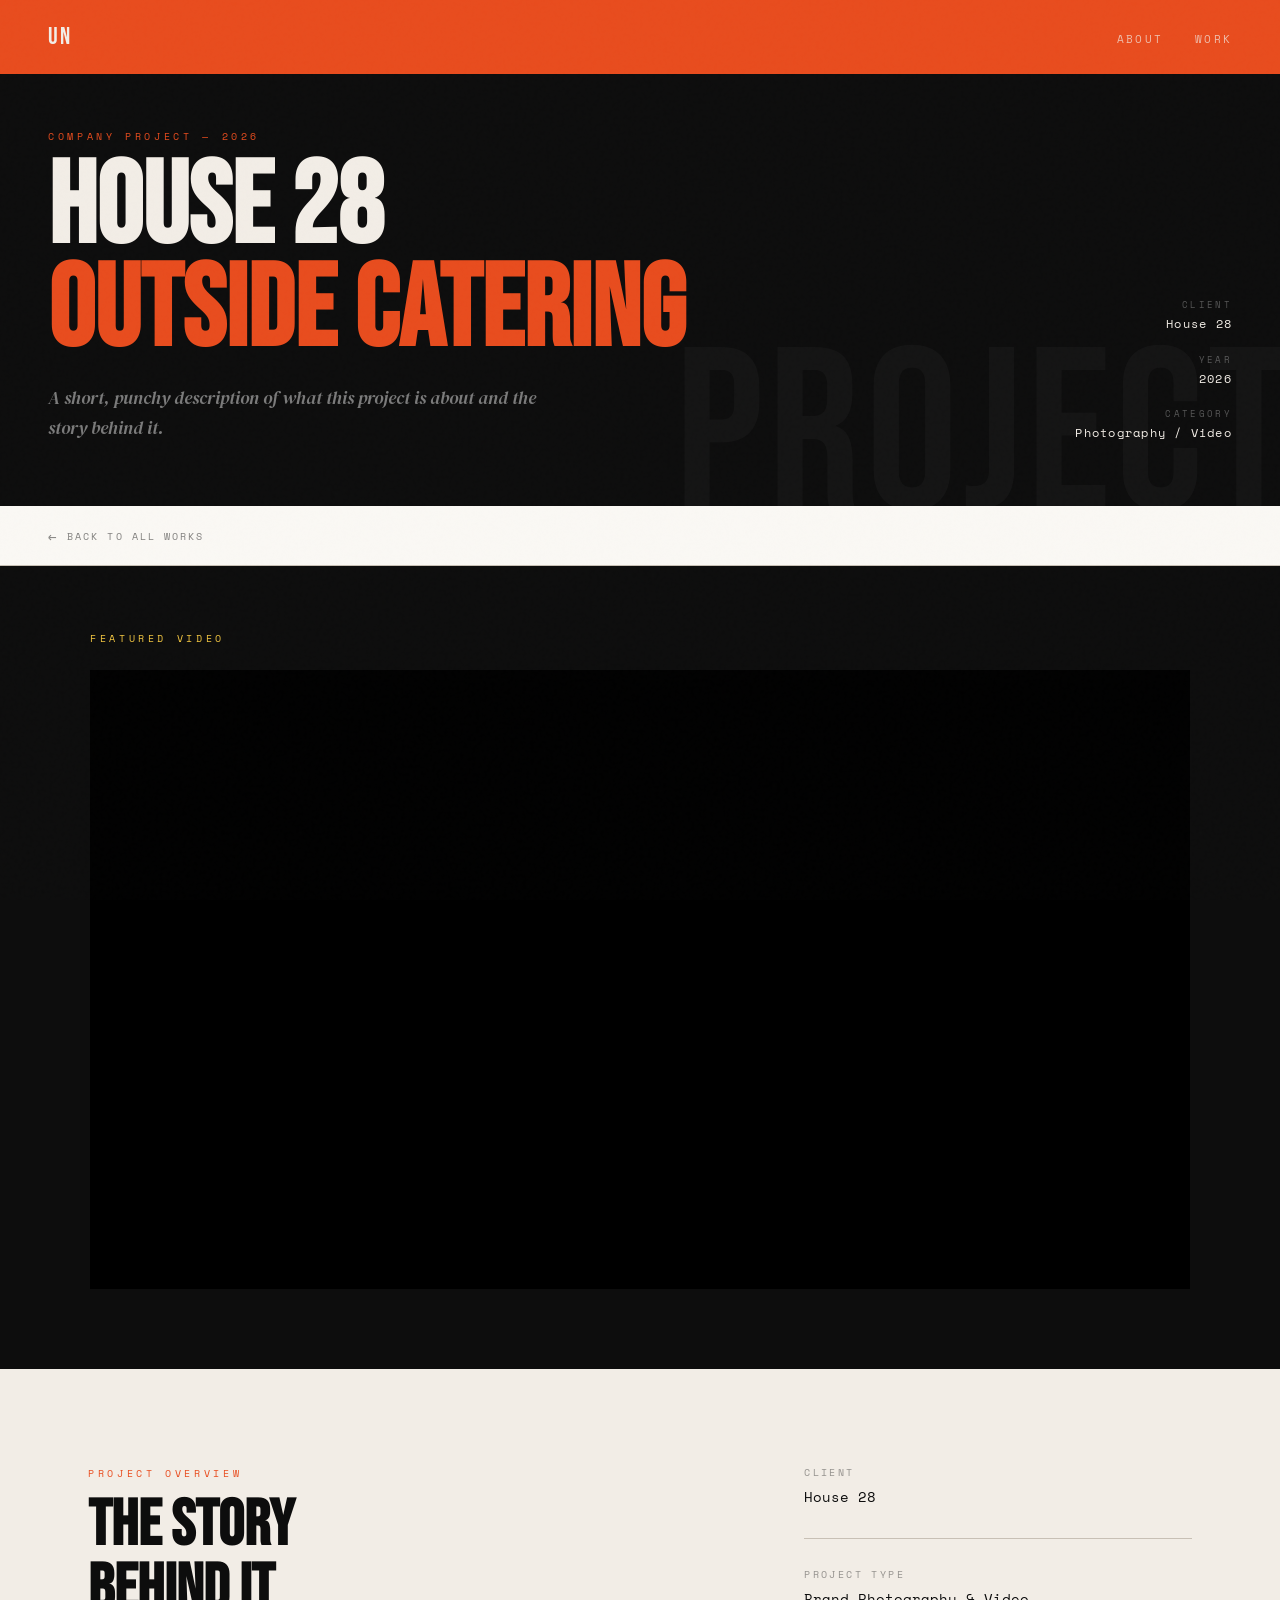
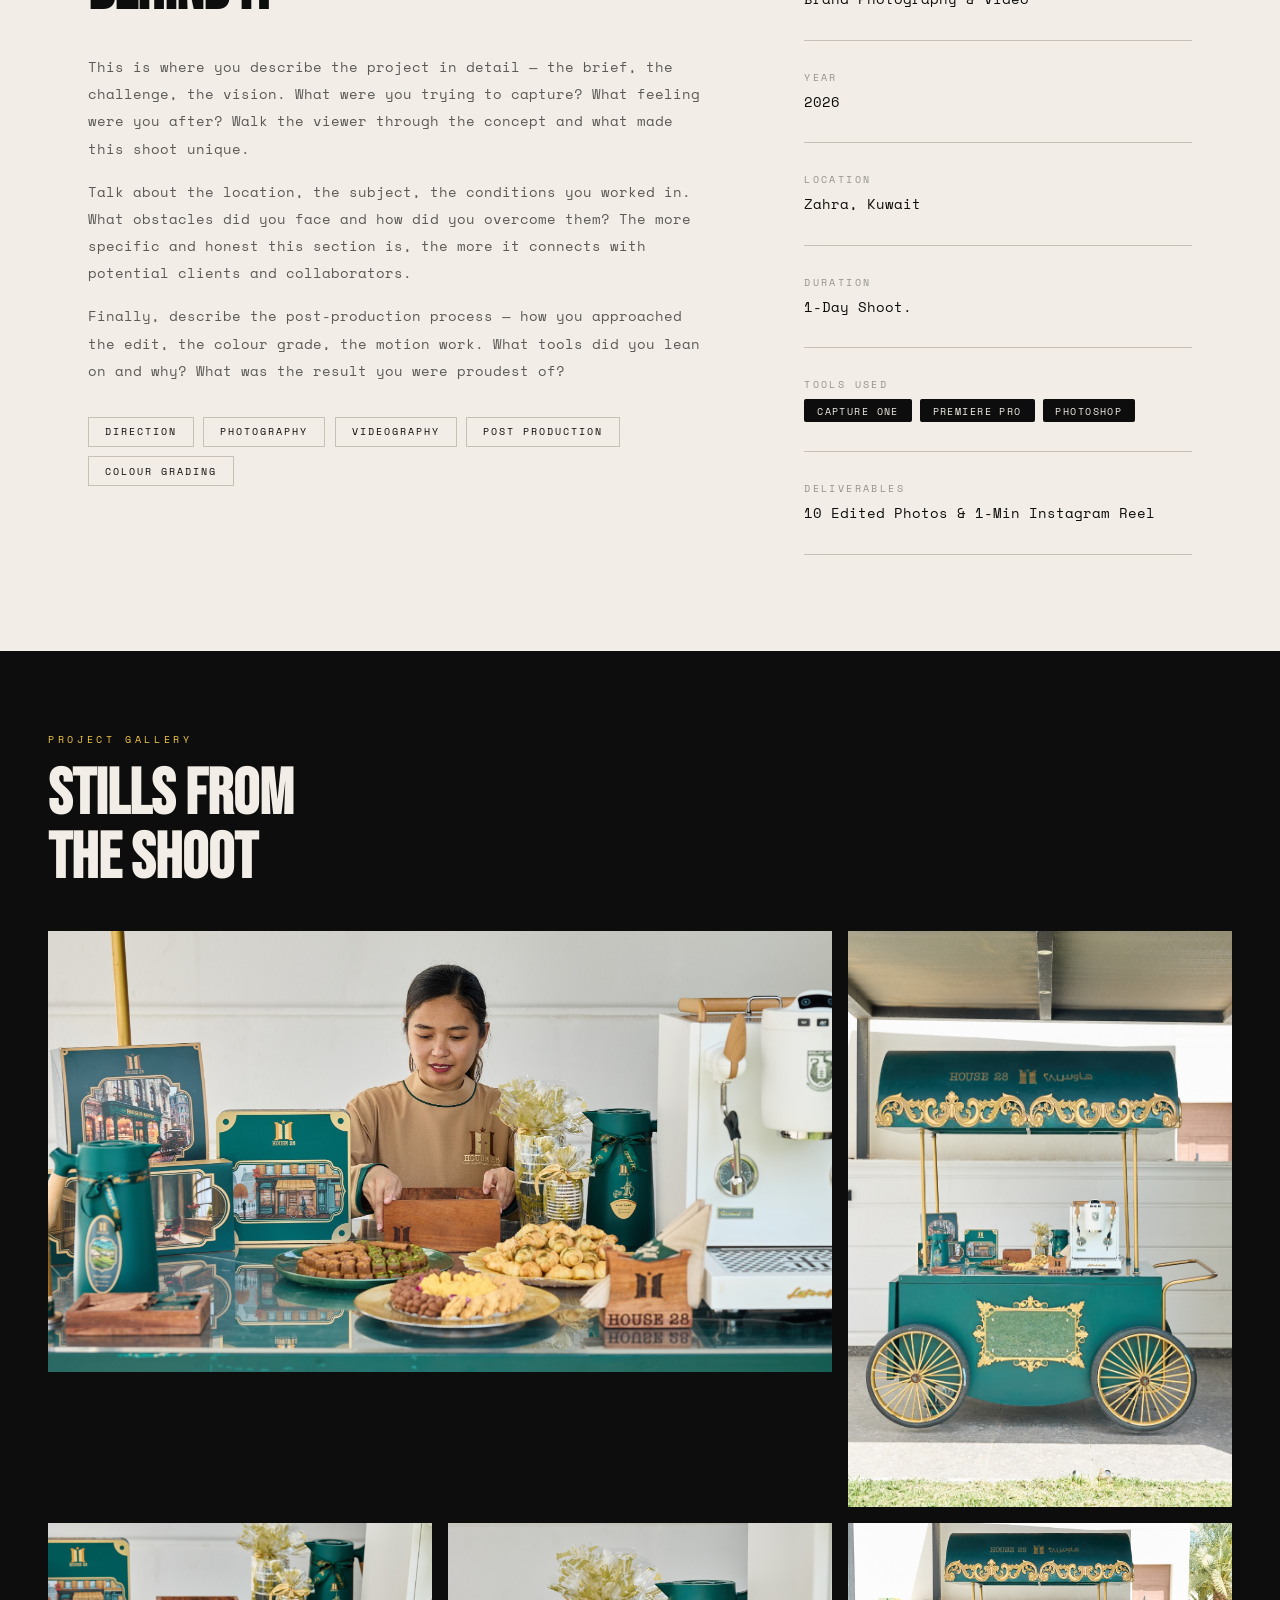
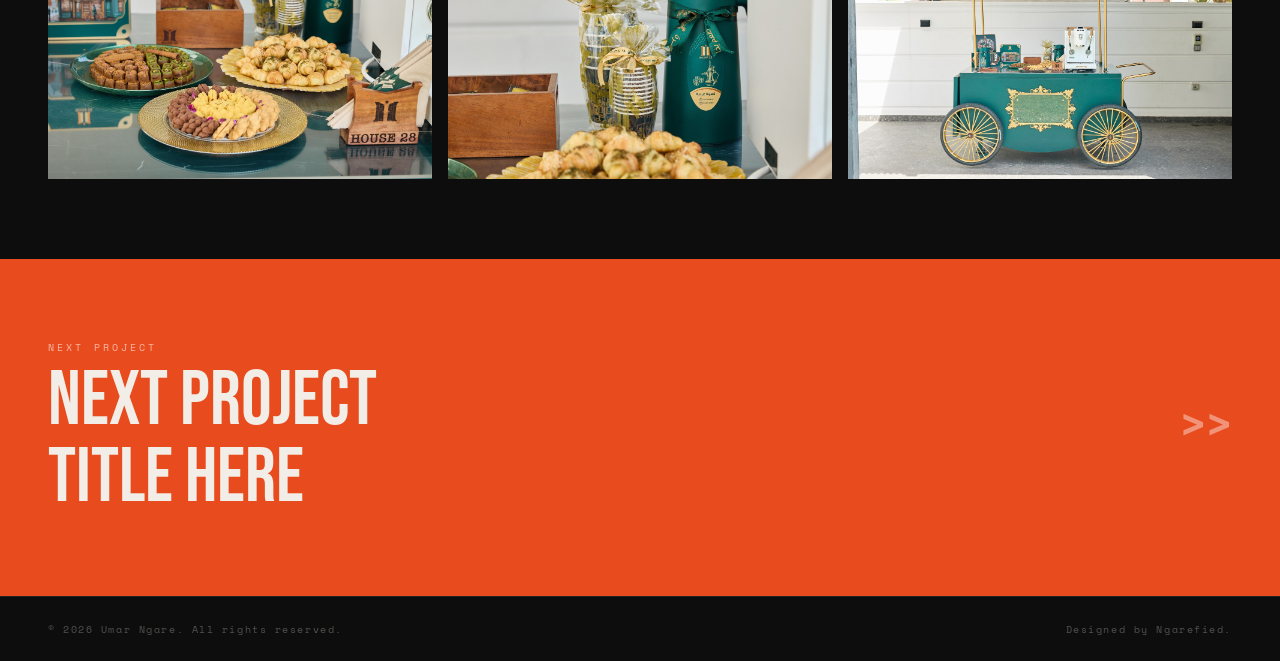
<file: mainPages/projectDetails/trolleyService.html>
<!DOCTYPE html>
<html lang="en">
<head>
  <meta charset="UTF-8" />
  <meta name="viewport" content="width=device-width, initial-scale=1.0"/>
  <title>Project — Trolley Service</title>
  <link href="https://fonts.googleapis.com/css2?family=Bebas+Neue&family=DM+Serif+Display:ital@0;1&family=Space+Mono:ital@0;1&display=swap" rel="stylesheet"/>
  <link rel="stylesheet" href="../../css/mainpages/project1.css" />
</head>
<body>

  <div class="cursor" id="cursor"></div>

  <!-- NAV -->
  <nav>
    <a href="../../index.html" class="nav-logo">UN</a>
    <ul class="nav-links">
      <li><a href="../about.html">About</a></li>
      <li><a href="../works.html">Work</a></li>
      <!-- <li><a href="../#">Services</a></li>
      <li><a href="../#">Contact</a></li> -->
    </ul>
  </nav>

  <!-- PROJECT HEADER -->
  <div class="project-header">
    <div class="project-header-ghost">PROJECT</div>
    <div class="project-header-inner">
      <div>
        <span class="project-header-label">Company Project — 2026</span>
        <h1 class="project-title">House 28<br><span>Outside Catering</span></h1>
        <p class="project-tagline">A short, punchy description of what this project is about and the story behind it.</p>
      </div>
      <div class="project-header-meta">
        <div class="meta-item">
          <div class="meta-label">Client</div>
          <div class="meta-value">House 28</div>
        </div>
        <div class="meta-item">
          <div class="meta-label">Year</div>
          <div class="meta-value">2026</div>
        </div>
        <div class="meta-item">
          <div class="meta-label">Category</div>
          <div class="meta-value">Photography / Video</div>
        </div>
      </div>
    </div>
  </div>

  <!-- BACK BAR -->
  <div class="back-bar">
    <a href="../works.html" class="back-link">Back to All Works</a>
  </div>

  <!-- VIDEO SECTION -->
<div class="video-section">
  <div class="video-section-inner">
    <span class="video-section-tag">Featured Video</span>
    <div class="video-wrapper">
      
        <!-- TO EMBED YOUTUBE / VIMEO: replace this block with: -->
        <div class="iframe-container">
          <iframe width="367" height="652" src="https://www.youtube.com/embed/Qp5BWJC1LHg" title="House 28 Outside Catering Video" frameborder="0" allow="accelerometer; autoplay; clipboard-write; encrypted-media; gyroscope; picture-in-picture; web-share" referrerpolicy="strict-origin-when-cross-origin" allowfullscreen></iframe>
        </div> 

        <!-- TO USE A LOCAL VIDEO FILE: replace this block with:g -->
        <!-- <video controls width="100%">
          <source src="../../Assets/Videos/Joan Apr 29 Huge Trolley.mp4" type="video/mp4">
        </video> -->
     
      <!-- <div class="video-placeholder">
        <div class="video-placeholder-icon">Here</div>
        <p></p>
      </div> -->
    </div>
  </div>
</div>

  <!-- PROJECT DETAILS -->
  <div class="project-details">
    <div class="details-grid">

      <!-- Overview -->
      <div class="reveal">
        <span class="overview-tag">Project Overview</span>
        <h2 class="overview-title">The Story<br>Behind It</h2>
        <p class="overview-body">
          This is where you describe the project in detail — the brief, the challenge, the vision. What were you trying to capture? What feeling were you after? Walk the viewer through the concept and what made this shoot unique.
        </p>
        <p class="overview-body">
          Talk about the location, the subject, the conditions you worked in. What obstacles did you face and how did you overcome them? The more specific and honest this section is, the more it connects with potential clients and collaborators.
        </p>
        <p class="overview-body">
          Finally, describe the post-production process — how you approached the edit, the colour grade, the motion work. What tools did you lean on and why? What was the result you were proudest of?
        </p>
        <div class="role-tags">
          <span class="role-tag">Direction</span>
          <span class="role-tag">Photography</span>
          <span class="role-tag">Videography</span>
          <span class="role-tag">Post Production</span>
          <span class="role-tag">Colour Grading</span>
        </div>
      </div>

      <!-- Sidebar -->
      <div class="project-sidebar reveal reveal-delay-2">
        <div class="sidebar-block">
          <div class="sidebar-label">Client</div>
          <div class="sidebar-value">House 28</div>
        </div>
        <div class="sidebar-block">
          <div class="sidebar-label">Project Type</div>
          <div class="sidebar-value">Brand Photography & Video</div>
        </div>
        <div class="sidebar-block">
          <div class="sidebar-label">Year</div>
          <div class="sidebar-value">2026</div>
        </div>
        <div class="sidebar-block">
          <div class="sidebar-label">Location</div>
          <div class="sidebar-value">Zahra, Kuwait</div>
        </div>
        <div class="sidebar-block">
          <div class="sidebar-label">Duration</div>
          <div class="sidebar-value">1-Day Shoot.</div>
        </div>
        <div class="sidebar-block">
          <div class="sidebar-label">Tools Used</div>
          <div class="tools-used">
            <span class="tool-badge">Capture One</span>
            <span class="tool-badge">Premiere Pro</span>
            <!-- <span class="tool-badge">After Effects</span> -->
            <span class="tool-badge">Photoshop</span>
            <!-- <span class="tool-badge">Lightroom</span> -->
          </div>
        </div>
        <div class="sidebar-block">
          <div class="sidebar-label">Deliverables</div>
          <div class="sidebar-value">10 Edited Photos & 1-Min Instagram Reel</div>
        </div>
      </div>

    </div>
  </div>

  <!-- PHOTO GALLERY STRIP -->
  <div class="gallery-strip">
    <div class="gallery-strip-inner reveal">
      <span class="gallery-strip-tag">Project Gallery</span>
      <h2 class="gallery-strip-title">Stills from<br>the Shoot</h2>
      <div class="gallery-row">
        <div class="gallery-item">
          <div class="gallery-thumb g1"><img src="../../Assets/Projects/Trolley/Wide close.jpg" alt="" srcset=""></div>
          <div class="gallery-overlay"></div>
        </div>
        <div class="gallery-item">
          <div class="gallery-thumb g2"><img src="../../Assets/Projects/Trolley/potr.jpg" alt="" srcset=""></div>
          <div class="gallery-overlay"></div>
        </div>
        <div class="gallery-item">
          <div class="gallery-thumb g3"><img src="../../Assets/Projects/Trolley/wide food.jpg" alt="" srcset=""></div>
          <div class="gallery-overlay"></div>
        </div>
        <div class="gallery-item">
          <div class="gallery-thumb g4"><img src="../../Assets/Projects/Trolley/wide drink.jpg" alt="" srcset=""></div>
          <div class="gallery-overlay"></div>
        </div>
        <div class="gallery-item">
          <div class="gallery-thumb g4"><img src="../../Assets/Projects/Trolley/wide1.jpg" alt="" srcset=""></div>
          <div class="gallery-overlay"></div>
        </div>
      </div>
    </div>
  </div>

  <!-- NEXT PROJECT -->
  <a href="project.html" class="next-project reveal">
    <div>
      <div class="next-label">Next Project</div>
      <div class="next-title">Next Project<br>Title Here</div>
    </div>
    <div class="next-arrow">>></div>
  </a>

  <!-- FOOTER -->
  <footer>
    <p>© 2026 Umar Ngare. All rights reserved.</p>
    <p>Designed by Ngarefied.</p>
  </footer>

  <script src="../../js/mainPages/project1.js"></script>
</body>
</html>
</file>
<file: css/mainpages/style.css>
*, *::before, *::after { box-sizing: border-box; margin: 0; padding: 0; }

    :root {
      --ink: #0d0d0d;
      --paper: #f2ede6;
      --fire: #e84c1e;
      --gold: #f5c842;
      --mist: #c8c0b5;
      --white: #faf8f4;
    }

    html { scroll-behavior: smooth; }

    body {
      background: var(--paper);
      color: var(--ink);
      font-family: 'Space Mono', monospace;
      overflow-x: hidden;
      cursor: crosshair;
    }

    /* ── NOISE OVERLAY ── */
    body::before {
      content: '';
      position: fixed;
      inset: 0;
      background-image: url("data:image/svg+xml,%3Csvg viewBox='0 0 256 256' xmlns='http://www.w3.org/2000/svg'%3E%3Cfilter id='noise'%3E%3CfeTurbulence type='fractalNoise' baseFrequency='0.9' numOctaves='4' stitchTiles='stitch'/%3E%3C/filter%3E%3Crect width='100%25' height='100%25' filter='url(%23noise)' opacity='0.04'/%3E%3C/svg%3E");
      pointer-events: none;
      z-index: 9999;
      opacity: 0.4;
    }

    /* ── CURSOR DOT ── */
    .cursor {
      width: 12px; height: 12px;
      background: var(--fire);
      border-radius: 50%;
      position: fixed;
      pointer-events: none;
      z-index: 10000;
      transform: translate(-50%, -50%);
      transition: transform 0.1s ease, background 0.2s;
      mix-blend-mode: multiply;
    }

    /* ── NAV ── */
    nav {
      position: fixed; top: 0; left: 0; right: 0;
      z-index: 100;
      display: flex; justify-content: space-between; align-items: center;
      padding: 1.4rem 3rem;
      /* mix-blend-mode: multiply; */
      background: var(--fire);
    }

    .nav-logo {
      font-family: 'Bebas Neue', sans-serif;
      font-size: 1.5rem;
      letter-spacing: 0.1em;
      color: var(--paper);
      text-decoration: none;
    }

    .nav-links { display: flex; gap: 2rem; list-style: none; }
    .nav-links a {
      font-size: 0.7rem;
      letter-spacing: 0.2em;
      text-transform: uppercase;
      color: var(--paper);
      text-decoration: none;
      opacity: 0.6;
      transition: opacity 0.2s;
    }
    .nav-links a:hover { opacity: 1; }

    /* ── HERO ── */
    .hero {
      min-height: 100vh;
      display: grid;
      grid-template-columns: 1fr 1fr;
      position: relative;
      overflow: hidden;
    }

    .hero-left {
      display: flex; flex-direction: column; justify-content: flex-end;
      padding: 8rem 3rem 4rem;
      position: relative;
      z-index: 2;
    }

    .hero-label {
      font-size: 0.65rem;
      letter-spacing: 0.3em;
      text-transform: uppercase;
      color: var(--fire);
      margin-bottom: 1rem;
      opacity: 0;
      animation: fadeUp 0.8s ease 0.2s forwards;
    }

    .hero-name {
      font-family: 'Bebas Neue', sans-serif;
      font-size: clamp(5rem, 12vw, 11rem);
      line-height: 0.9;
      color: var(--ink);
      opacity: 0;
      animation: fadeUp 0.9s ease 0.4s forwards;
    }

    .hero-name span { color: var(--fire); }

    .hero-tagline {
      font-family: 'DM Serif Display', serif;
      font-style: italic;
      font-size: clamp(1.1rem, 2vw, 1.5rem);
      margin-top: 1.5rem;
      color: var(--ink);
      opacity: 0;
      animation: fadeUp 0.9s ease 0.6s forwards;
      max-width: 380px;
      line-height: 1.5;
    }

    .hero-cta {
      margin-top: 2.5rem;
      opacity: 0;
      animation: fadeUp 0.9s ease 0.8s forwards;
    }

    .hero-image-inner img {
        width: 100%;
        height: 100%;
        object-fit: cover;
        object-position: center top; /* adjust to 'center' or 'top' based on your photo */
        display: block;
    }
    
    .btn {
      display: inline-block;
      padding: 0.85rem 2rem;
      background: var(--ink);
      color: var(--paper);
      font-family: 'Space Mono', monospace;
      font-size: 0.7rem;
      letter-spacing: 0.2em;
      text-transform: uppercase;
      text-decoration: none;
      transition: background 0.2s, color 0.2s, transform 0.2s;
      border: 2px solid var(--ink);
    }
    .btn:hover { background: var(--fire); border-color: var(--fire); transform: translate(-3px, -3px); }

    .btn-outline {
      background: transparent;
      color: var(--ink);
      margin-left: 1rem;
    }
    .btn-outline:hover { background: var(--gold); border-color: var(--gold); color: var(--ink); }

    .hero-right {
      position: relative;
      overflow: hidden;
    }

    .hero-image-block {
      position: absolute;
      inset: 0;
      background: var(--ink);
      clip-path: polygon(8% 0, 100% 0, 100% 100%, 0% 100%);
      display: flex; align-items: center; justify-content: center;
      opacity: 0;
      animation: fadeIn 1.2s ease 0.5s forwards;
    }

    .hero-image-inner {
      width: 70%; aspect-ratio: 3/4;
      background: linear-gradient(135deg, #2a2218 0%, #4a3828 40%, #1a1210 100%);
      position: relative;
      overflow: hidden;
    }

     /* .hero-image-inner::after { */
      /* content: './Assets/Profile/header.jpg'; */
      /* white-space: pre; */
      /* font-family: 'Bebas Neue', sans-serif; */
      /* font-size: 1.8rem; */
      /* letter-spacing: 0.15em; */
      /* color: rgba(255,255,255,0.15); */
      /* position: absolute; inset: 0; */
      /* display: flex; align-items: center; justify-content: center; */
      /* text-align: center; */
    /* }  */
    

    .hero-scroll {
      position: absolute; bottom: 2rem; left: 50%; transform: translateX(-50%);
      display: flex; flex-direction: column; align-items: center; gap: 0.4rem;
      font-size: 0.6rem; letter-spacing: 0.2em; text-transform: uppercase;
      opacity: 0.4;
      animation: bounce 2s infinite;
    }
    .hero-scroll::after {
      content: '';
      display: block; width: 1px; height: 40px;
      background: var(--ink);
    }

    /* ── MARQUEE ── */
    .marquee-strip {
      background: var(--fire);
      color: var(--paper);
      padding: 0.9rem 0;
      overflow: hidden;
      white-space: nowrap;
    }

    .marquee-inner {
      display: inline-flex; gap: 3rem;
      animation: marquee 18s linear infinite;
    }

    .marquee-inner span {
      font-family: 'Bebas Neue', sans-serif;
      font-size: 1.1rem;
      letter-spacing: 0.15em;
    }

    .marquee-dot { color: var(--gold); }

    /* ── SECTION COMMON ── */
    section { padding: 7rem 3rem; }

    .section-tag {
      font-size: 0.65rem;
      letter-spacing: 0.35em;
      text-transform: uppercase;
      color: var(--fire);
      margin-bottom: 0.8rem;
    }

    .section-title {
      font-family: 'Bebas Neue', sans-serif;
      font-size: clamp(3rem, 7vw, 6rem);
      line-height: 1;
      color: var(--ink);
      margin-bottom: 3rem;
    }

    /* ── ABOUT ── */
    .about {
      display: grid;
      grid-template-columns: 1fr 1.4fr;
      gap: 5rem;
      align-items: center;
      max-width: 1200px;
      margin: 0 auto;
    }

    .about-visual {
      position: relative;
    }

    .about-box {
      width: 100%;
      aspect-ratio: 1;
      background: var(--ink);
      position: relative;
    }

    .about-box::before {
      content: '';
      position: absolute;
      inset: -12px;
      border: 2px solid var(--fire);
      z-index: -1;
      transition: inset 0.3s;
    }
    .about-box:hover::before { inset: -20px; }

    .about-box-inner {
      position: absolute; inset: 0;
      background: linear-gradient(160deg, #1a1210, #2e2018);
      display: flex; align-items: center; justify-content: center;
      font-family: 'Bebas Neue', sans-serif;
      font-size: 1.2rem;
      letter-spacing: 0.2em;
      color: rgba(255,255,255,0.1);
      text-align: center;
    }
    
    .about-box-inner img {
      width: 100%;
      height: 100%;
      object-fit: cover;
      object-position: center top; /* adjust to 'center' or 'top' based on your photo */
      display: block;
    }

    .about-number {
      position: absolute;
      bottom: -1.5rem; right: -1.5rem;
      font-family: 'Bebas Neue', sans-serif;
      font-size: 6rem;
      color: var(--gold);
      opacity: 0.3;
      line-height: 1;
    }

    .about-text p {
      font-size: 0.9rem;
      line-height: 1.9;
      opacity: 0.75;
      margin-bottom: 1.5rem;
    }

    .about-stats {
      display: grid;
      grid-template-columns: repeat(3, 1fr);
      gap: 1.5rem;
      margin-top: 2.5rem;
      border-top: 1px solid var(--mist);
      padding-top: 2rem;
    }

    .stat-num {
      font-family: 'Bebas Neue', sans-serif;
      font-size: 3rem;
      color: var(--fire);
      line-height: 1;
    }

    .stat-label {
      font-size: 0.65rem;
      letter-spacing: 0.2em;
      text-transform: uppercase;
      opacity: 0.5;
      margin-top: 0.3rem;
    }

    /* ── WORK ── */
    #work { background: var(--ink); color: var(--paper); }
    #work .section-title { color: var(--paper); }

    .work-grid {
      display: grid;
      grid-template-columns: repeat(12, 1fr);
      gap: 1.5rem;
      max-width: 1200px;
      margin: 0 auto;
    }

    .work-card {
      position: relative; overflow: hidden;
      cursor: pointer;
      background: #1a1a1a;
    }

    .work-card:nth-child(1) { grid-column: span 7; }
    .work-card:nth-child(2) { grid-column: span 5; }
    .work-card:nth-child(3) { grid-column: span 4; }
    .work-card:nth-child(4) { grid-column: span 8; }

    .work-thumb {
      width: 100%;
      aspect-ratio: 4/3;
      display: block;
      position: relative;
      overflow: hidden;
    }

    .work-thumb-inner {
      width: 100%; height: 100%;
      transition: transform 0.5s ease;
      display: flex; align-items: center; justify-content: center;
      font-family: 'Bebas Neue', sans-serif;
      font-size: 1rem;
      letter-spacing: 0.2em;
      color: rgba(255,255,255,0.12);
    }

    .work-thumb-inner img {
        width: 100%;
        height: 100%;
        object-fit: cover;
        object-position: center top; /* adjust to 'center' or 'top' based on your photo */
        display: block;
    }

    .work-card:hover .work-thumb-inner { transform: scale(1.06); }

    .work-thumb-inner.t1 { background: linear-gradient(135deg, #e84c1e22, #e84c1e55); }
    .work-thumb-inner.t2 { background: linear-gradient(135deg, #f5c84222, #f5c84244); }
    .work-thumb-inner.t3 { background: linear-gradient(135deg, #4455aa22, #4455aa44); }
    .work-thumb-inner.t4 { background: linear-gradient(135deg, #22aa5522, #22aa5544); }

    .work-thumb-inner img {
        width: 100%;
        height: 100%;
        object-fit: cover;
        object-position: center top; /* adjust to 'center' or 'top' based on your photo */
        display: block;
    }

    .work-overlay {
      position: absolute; inset: 0;
      background: var(--fire);
      display: flex; flex-direction: column; justify-content: flex-end;
      padding: 1.8rem;
      opacity: 0;
      transition: opacity 0.35s ease;
    }
    .work-card:hover .work-overlay { opacity: 0.5; }

    .work-overlay-title {
      font-family: 'Bebas Neue', sans-serif;
      font-size: 1.8rem;
      letter-spacing: 0.05em;
      color: var(--paper);
    }

    .work-overlay-tag {
      font-size: 0.65rem;
      letter-spacing: 0.2em;
      text-transform: uppercase;
      color: rgba(255,255,255,0.7);
      margin-top: 0.3rem;
    }

    .work-info { padding: 1.2rem; }
    .work-info-title {
      font-family: 'DM Serif Display', serif;
      font-size: 1.1rem;
      color: var(--paper);
    }
    .work-info-tag {
      font-size: 0.65rem;
      letter-spacing: 0.15em;
      text-transform: uppercase;
      opacity: 0.4;
      margin-top: 0.2rem;
    }

    /* Work info title links */
    .work-info-title a {
      color: var(--paper);
      text-decoration: none;
      transition: color 0.2s;
    }
    .work-info-title a:hover { color: var(--fire); }

    /* ── SERVICES ── */
    #services { background: var(--white); }

    .services-grid {
      display: grid;
      grid-template-columns: repeat(3, 1fr);
      gap: 0;
      max-width: 1200px;
      margin: 0 auto;
      border: 1px solid var(--mist);
    }

    .service-item {
      padding: 3rem 2.5rem;
      border-right: 1px solid var(--mist);
      border-bottom: 1px solid var(--mist);
      transition: background 0.25s;
      position: relative;
      overflow: hidden;
    }

    .service-item::before {
      content: '';
      position: absolute;
      bottom: 0; left: 0; right: 0;
      height: 3px;
      background: var(--fire);
      transform: scaleX(0);
      transform-origin: left;
      transition: transform 0.3s ease;
    }
    .service-item:hover::before { transform: scaleX(1); }
    .service-item:hover { background: #faf7f0; }

    .service-num {
      font-family: 'Bebas Neue', sans-serif;
      font-size: 3.5rem;
      color: var(--mist);
      line-height: 1;
      margin-bottom: 1rem;
    }

    .service-title {
      font-family: 'DM Serif Display', serif;
      font-size: 1.4rem;
      margin-bottom: 0.8rem;
    }

    .service-desc {
      font-size: 0.8rem;
      line-height: 1.8;
      opacity: 0.6;
    }

    /* ── CONTACT ── */
    #contact {
      background: var(--ink);
      color: var(--paper);
      text-align: center;
      padding: 8rem 3rem;
    }

    #contact .section-tag { color: var(--gold); }
    #contact .section-title { color: var(--paper); margin-bottom: 1rem; }

    .contact-sub {
      font-family: 'DM Serif Display', serif;
      font-style: italic;
      font-size: 1.3rem;
      opacity: 0.6;
      margin-bottom: 3rem;
    }

    .contact-email {
      font-family: 'Bebas Neue', sans-serif;
      font-size: clamp(2rem, 6vw, 5rem);
      color: var(--fire);
      text-decoration: none;
      letter-spacing: 0.05em;
      display: inline-block;
      position: relative;
      transition: color 0.2s;
    }

    .contact-email::after {
      content: '';
      position: absolute;
      bottom: -4px; left: 0; right: 0;
      height: 2px;
      background: var(--gold);
      transform: scaleX(0);
      transform-origin: left;
      transition: transform 0.3s;
    }
    .contact-email:hover::after { transform: scaleX(1); }
    .contact-email:hover { color: var(--gold); }

    .contact-socials {
      display: flex; justify-content: center; gap: 2rem;
      margin-top: 3.5rem;
      list-style: none;
    }

    .contact-socials a {
      font-size: 0.65rem;
      letter-spacing: 0.25em;
      text-transform: uppercase;
      color: var(--paper);
      text-decoration: none;
      opacity: 0.4;
      transition: opacity 0.2s, color 0.2s;
    }
    .contact-socials a:hover { opacity: 1; color: var(--fire); }

    /* ── FOOTER ── */
    footer {
      background: var(--ink);
      border-top: 1px solid #222;
      padding: 1.5rem 3rem;
      display: flex; justify-content: space-between; align-items: center;
      color: var(--paper);
    }
    footer p { font-size: 0.65rem; opacity: 0.3; letter-spacing: 0.15em; }

    /* ── ANIMATIONS ── */
    @keyframes fadeUp {
      from { opacity: 0; transform: translateY(30px); }
      to   { opacity: 1; transform: translateY(0); }
    }

    @keyframes fadeIn {
      from { opacity: 0; }
      to   { opacity: 1; }
    }

    @keyframes marquee {
      from { transform: translateX(0); }
      to   { transform: translateX(-50%); }
    }

    @keyframes bounce {
      0%, 100% { transform: translateX(-50%) translateY(0); }
      50%       { transform: translateX(-50%) translateY(8px); }
    }

    /* ── SCROLL REVEAL ── */
    .reveal {
      opacity: 0; transform: translateY(40px);
      transition: opacity 0.7s ease, transform 0.7s ease;
    }
    .reveal.visible { opacity: 1; transform: translateY(0); }

    /* ── RESPONSIVE ── */
    @media (max-width: 900px) {
      .hero { grid-template-columns: 1fr; }
      .hero-right { display: none; }
      .about { grid-template-columns: 1fr; gap: 3rem; }
      .work-card:nth-child(n) { grid-column: span 12; }
      .services-grid { grid-template-columns: 1fr; }
      nav { padding: 1.2rem 1.5rem; }
      section { padding: 5rem 1.5rem; }
    }
</file>
<file: css/mainpages/aboutStyle.css>
*, *::before, *::after { box-sizing: border-box; margin: 0; padding: 0; }

    :root {
      --ink:   #0d0d0d;
      --paper: #f2ede6;
      --fire:  #e84c1e;
      --gold:  #f5c842;
      --mist:  #c8c0b5;
      --white: #faf8f4;
    }

    html { scroll-behavior: smooth; }

    body {
      background: var(--paper);
      color: var(--ink);
      font-family: 'Space Mono', monospace;
      overflow-x: hidden;
      cursor: crosshair;
    }

    /* ── NOISE ── */
    body::before {
      content: '';
      position: fixed; inset: 0;
      background-image: url("data:image/svg+xml,%3Csvg viewBox='0 0 256 256' xmlns='http://www.w3.org/2000/svg'%3E%3Cfilter id='noise'%3E%3CfeTurbulence type='fractalNoise' baseFrequency='0.9' numOctaves='4' stitchTiles='stitch'/%3E%3C/filter%3E%3Crect width='100%25' height='100%25' filter='url(%23noise)' opacity='0.04'/%3E%3C/svg%3E");
      pointer-events: none; z-index: 9999; opacity: 0.4;
    }

    /* ── CURSOR ── */
    .cursor {
      width: 12px; height: 12px;
      background: var(--fire); border-radius: 50%;
      position: fixed; pointer-events: none; z-index: 10000;
      transform: translate(-50%, -50%);
      transition: transform 0.12s ease, background 0.2s;
      mix-blend-mode: multiply;
    }

    /* ── NAV ── */
    nav {
      position: fixed; top: 0; left: 0; right: 0;
      z-index: 100;
      display: flex; justify-content: space-between; align-items: center;
      padding: 1.4rem 3rem;
      /* mix-blend-mode: multiply; */
      background: var(--fire);
    }
    .nav-logo {
      font-family: 'Bebas Neue', sans-serif;
      font-size: 1.5rem; letter-spacing: 0.1em;
      color: var(--paper); text-decoration: none;
    }
    .nav-links { display: flex; gap: 2rem; list-style: none; }
    .nav-links a {
      font-size: 0.7rem; letter-spacing: 0.2em;
      text-transform: uppercase; color: var(--paper);
      text-decoration: none; opacity: 0.6; transition: opacity 0.2s;
    }
    .nav-links a:hover { opacity: 1; }
    .nav-links a.active {
      opacity: 1; border-bottom: 2px solid var(--fire); padding-bottom: 2px;
    }

    /* ── HERO ── */
    .hero {
      min-height: 100vh;
      background: var(--ink);
      display: grid;
      grid-template-columns: 1fr 1fr;
      position: relative; overflow: hidden;
    }

    /* Large ghost text behind everything */
    .hero-ghost {
      position: absolute;
      bottom: -3rem; left: -1rem;
      font-family: 'Bebas Neue', sans-serif;
      font-size: clamp(6rem, 20vw, 18rem);
      color: rgba(255,255,255,0.03);
      letter-spacing: 0.02em;
      line-height: 1; pointer-events: none;
      white-space: nowrap;
    }

    .hero-left {
      display: flex; flex-direction: column; justify-content: flex-end;
      padding: 8rem 3.5rem 5rem;
      position: relative; z-index: 2;
    }

    .hero-label {
      font-size: 0.65rem; letter-spacing: 0.35em;
      text-transform: uppercase; color: var(--fire);
      margin-bottom: 1rem;
      opacity: 0; animation: fadeUp 0.7s ease 0.2s forwards;
    }

    .hero-title {
      font-family: 'Bebas Neue', sans-serif;
      font-size: clamp(4.5rem, 10vw, 9.5rem);
      line-height: 0.88; color: var(--paper);
      opacity: 0; animation: fadeUp 0.8s ease 0.35s forwards;
    }
    .hero-title span { color: var(--fire); }

    .hero-intro {
      font-family: 'DM Serif Display', serif;
      font-style: italic;
      font-size: clamp(1rem, 1.8vw, 1.35rem);
      color: rgba(255,255,255,0.5);
      line-height: 1.6; margin-top: 1.8rem; max-width: 400px;
      opacity: 0; animation: fadeUp 0.8s ease 0.5s forwards;
    }

    .hero-divider {
      width: 60px; height: 2px; background: var(--fire);
      margin: 2rem 0;
      opacity: 0; animation: fadeUp 0.8s ease 0.6s forwards;
    }

    .hero-quick-facts {
      display: flex; flex-direction: column; gap: 0.6rem;
      opacity: 0; animation: fadeUp 0.8s ease 0.7s forwards;
    }

    .fact {
      display: flex; align-items: center; gap: 0.9rem;
      font-size: 0.68rem; letter-spacing: 0.12em;
      text-transform: uppercase; color: rgba(255,255,255,0.45);
    }
    .fact-dot {
      width: 6px; height: 6px; border-radius: 50%;
      background: var(--fire); flex-shrink: 0;
    }

    .hero-right {
      position: relative; overflow: hidden;
    }

    .hero-photo-frame {
      position: absolute; inset: 0;
      clip-path: polygon(10% 0, 100% 0, 100% 100%, 0% 100%);
      background: #1a1210;
      display: flex; align-items: center; justify-content: center;
      opacity: 0; animation: fadeIn 1.2s ease 0.4s forwards;
    }

    .hero-photo-inner {
      width: 75%; aspect-ratio: 3/4;
      background: linear-gradient(160deg, #2a1f15 0%, #1a1210 100%);
      position: relative; overflow: hidden;
    }

    .hero-photo-inner img {
      width: 100%; height: 100%;
      object-fit: cover; object-position: center top;
      display: block;
    }

    /* Placeholder label */
    /* .hero-photo-inner::after {
      content: 'YOUR\APHOTO';
      white-space: pre;
      font-family: 'Bebas Neue', sans-serif;
      font-size: 2rem; letter-spacing: 0.2em;
      color: rgba(255,255,255,0.08);
      position: absolute; inset: 0;
      display: flex; align-items: center; justify-content: center;
      text-align: center;
    } */

    /* Accent stripe */
    .hero-photo-frame::after {
      content: '';
      position: absolute; top: 0; left: 10%; width: 3px; height: 100%;
      background: var(--fire);
    }

    /* ── MARQUEE ── */
    .marquee-strip {
      background: var(--fire); padding: 0.9rem 0;
      overflow: hidden; white-space: nowrap;
    }
    .marquee-inner {
      display: inline-flex; gap: 3rem;
      animation: marquee 20s linear infinite;
    }
    .marquee-inner span {
      font-family: 'Bebas Neue', sans-serif;
      font-size: 1.1rem; letter-spacing: 0.15em;
    }
    .marquee-dot { color: var(--gold); }

    /* ── SECTION BASE ── */
    section { padding: 7rem 3rem; }

    .section-tag {
      font-size: 0.65rem; letter-spacing: 0.35em;
      text-transform: uppercase; color: var(--fire);
      margin-bottom: 0.8rem; display: block;
    }

    .section-title {
      font-family: 'Bebas Neue', sans-serif;
      font-size: clamp(3rem, 7vw, 6rem);
      line-height: 1; color: var(--ink); margin-bottom: 3rem;
    }

    /* ── STORY SECTION ── */
    #story { background: var(--white); }

    .story-layout {
      display: grid;
      grid-template-columns: 1fr 1.6fr;
      gap: 6rem; align-items: start;
      max-width: 1200px; margin: 0 auto;
    }

    .story-sticky {
      position: sticky; top: 8rem;
    }

    .story-year-block {
      margin-bottom: 2.5rem;
    }

    .year-num {
      font-family: 'Bebas Neue', sans-serif;
      font-size: 5rem; color: var(--mist);
      line-height: 1; display: block;
    }

    .year-label {
      font-size: 0.65rem; letter-spacing: 0.25em;
      text-transform: uppercase; opacity: 0.4;
    }

    .story-image-stack { position: relative; }

    .story-img-main {
      width: 100%;
      aspect-ratio: 3/4;
      background: linear-gradient(140deg, #1a1210, #2e2018);
      position: relative; overflow: hidden;
    }

    .story-img-main img {
      width: 100%; height: 100%;
      object-fit: cover; display: block;
    }

    /* .story-img-main::after {
      content: 'YOUR PORTRAIT';
      font-family: 'Bebas Neue', sans-serif;
      font-size: 1rem; letter-spacing: 0.2em;
      color: rgba(255,255,255,0.1);
      position: absolute; inset: 0;
      display: flex; align-items: center; justify-content: center;
    } */

    .story-img-accent {
      position: absolute; bottom: -2rem; right: -2rem;
      width: 55%; aspect-ratio: 1;
      background: var(--fire);
      display: flex; align-items: center; justify-content: center;
      flex-direction: column;
      z-index: 2;
    }

    .accent-num {
      font-family: 'Bebas Neue', sans-serif;
      font-size: 3.5rem; color: var(--paper); line-height: 1;
    }
    .accent-label {
      font-size: 0.6rem; letter-spacing: 0.2em;
      text-transform: uppercase; color: rgba(255,255,255,0.7);
    }

    /* Timeline entries */
    .story-entries { display: flex; flex-direction: column; gap: 4rem; }

    .story-entry { position: relative; padding-left: 2rem; }

    .story-entry::before {
      content: '';
      position: absolute; left: 0; top: 0.4rem;
      width: 8px; height: 8px; border-radius: 50%;
      background: var(--fire);
    }

    .story-entry::after {
      content: '';
      position: absolute; left: 3.5px; top: 1.2rem;
      width: 1px; bottom: -3.5rem;
      background: var(--mist);
    }

    .story-entry:last-child::after { display: none; }

    .entry-period {
      font-size: 0.62rem; letter-spacing: 0.25em;
      text-transform: uppercase; color: var(--fire);
      margin-bottom: 0.5rem;
    }

    .entry-heading {
      font-family: 'DM Serif Display', serif;
      font-size: 1.5rem; margin-bottom: 0.9rem; line-height: 1.2;
    }

    .entry-body {
      font-size: 0.82rem; line-height: 1.95; opacity: 0.65;
    }

    /* ── TOOLS / SOFTWARE ── */
    #tools { background: var(--ink); }
    #tools .section-title { color: var(--paper); }
    #tools .section-tag { color: var(--gold); }

    .tools-intro {
      font-family: 'DM Serif Display', serif;
      font-style: italic;
      font-size: 1.2rem; color: rgba(255,255,255,0.45);
      max-width: 520px; line-height: 1.7;
      margin-bottom: 4rem;
    }

    .tools-grid {
      display: grid;
      grid-template-columns: repeat(3, 1fr);
      gap: 1px;
      background: #222;
      max-width: 1200px; margin: 0 auto;
    }

    .tool-card {
      background: #0d0d0d;
      padding: 2.8rem 2.5rem;
      position: relative; overflow: hidden;
      transition: background 0.3s;
    }

    .tool-card:hover { background: #141414; }

    .tool-card::before {
      content: '';
      position: absolute; bottom: 0; left: 0; right: 0;
      height: 3px;
      transform: scaleX(0); transform-origin: left;
      transition: transform 0.35s ease;
    }

    .tool-card:nth-child(1)::before { background: #4a90d9; }
    .tool-card:nth-child(2)::before { background: #31a8ff; }
    .tool-card:nth-child(3)::before { background: #ff7c00; }
    .tool-card:nth-child(4)::before { background: #9999ff; }
    .tool-card:nth-child(5)::before { background: var(--fire); }

    .tool-card:hover::before { transform: scaleX(1); }

    .tool-icon {
      width: 48px; height: 48px;
      border-radius: 10px;
      display: flex; align-items: center; justify-content: center;
      margin-bottom: 1.5rem;
      font-family: 'Bebas Neue', sans-serif;
      font-size: 0.85rem; letter-spacing: 0.05em;
    }

    .tool-card:nth-child(1) .tool-icon { background: rgba(74,144,217,0.15); color: #4a90d9; }
    .tool-card:nth-child(2) .tool-icon { background: rgba(49,168,255,0.15); color: #31a8ff; }
    .tool-card:nth-child(3) .tool-icon { background: rgba(255,124,0,0.15);   color: #ff7c00; }
    .tool-card:nth-child(4) .tool-icon { background: rgba(153,153,255,0.15); color: #9999ff; }
    .tool-card:nth-child(5) .tool-icon { background: rgba(232,76,30,0.15);   color: var(--fire); }

    .tool-name {
      font-family: 'Bebas Neue', sans-serif;
      font-size: 1.6rem; letter-spacing: 0.05em;
      color: var(--paper); margin-bottom: 0.3rem;
    }

    .tool-category {
      font-size: 0.6rem; letter-spacing: 0.2em;
      text-transform: uppercase; color: rgba(255,255,255,0.3);
      margin-bottom: 1.2rem;
    }

    .tool-desc {
      font-size: 0.78rem; line-height: 1.85;
      color: rgba(255,255,255,0.45);
    }

    .tool-skill-bar {
      margin-top: 1.8rem;
      height: 2px; background: #222; position: relative;
    }

    .tool-skill-fill {
      position: absolute; top: 0; left: 0; height: 100%;
      width: 0;
      transition: width 1.2s cubic-bezier(0.16, 1, 0.3, 1) 0.3s;
    }

    .tool-card:nth-child(1) .tool-skill-fill { background: #4a90d9; }
    .tool-card:nth-child(2) .tool-skill-fill { background: #31a8ff; }
    .tool-card:nth-child(3) .tool-skill-fill { background: #ff7c00; }
    .tool-card:nth-child(4) .tool-skill-fill { background: #9999ff; }
    .tool-card:nth-child(5) .tool-skill-fill { background: var(--fire); }

    .tool-skill-label {
      position: absolute; right: 0; top: -1.4rem;
      font-size: 0.6rem; letter-spacing: 0.15em;
      color: rgba(255,255,255,0.25);
    }

    /* ── PHILOSOPHY ── */
    #philosophy { background: var(--paper); overflow: hidden; }

    .philosophy-layout {
      max-width: 1200px; margin: 0 auto;
      display: grid; grid-template-columns: 1fr 1fr;
      gap: 5rem; align-items: center;
    }

    .philosophy-quotes { display: flex; flex-direction: column; gap: 3rem; }

    .quote-block {
      padding: 2.5rem;
      border-left: 3px solid var(--mist);
      position: relative;
      transition: border-color 0.3s;
    }
    .quote-block:hover { border-color: var(--fire); }

    .quote-text {
      font-family: 'DM Serif Display', serif;
      font-style: italic;
      font-size: 1.15rem; line-height: 1.65;
      color: var(--ink); margin-bottom: 1rem;
    }

    .quote-attr {
      font-size: 0.62rem; letter-spacing: 0.25em;
      text-transform: uppercase; opacity: 0.4;
    }

    .philosophy-visual {
      position: relative;
    }

    .philosophy-big-text {
      font-family: 'Bebas Neue', sans-serif;
      font-size: clamp(4rem, 9vw, 8rem);
      line-height: 0.9; color: var(--ink);
    }

    .philosophy-big-text em {
      color: var(--fire); font-style: normal;
      display: block;
    }

    .philosophy-body {
      font-size: 0.82rem; line-height: 1.95;
      opacity: 0.6; margin-top: 2rem; max-width: 420px;
    }

    .philosophy-tags {
      display: flex; flex-wrap: wrap; gap: 0.6rem;
      margin-top: 2rem;
    }

    .ptag {
      padding: 0.4rem 1rem;
      border: 1px solid var(--mist);
      font-size: 0.62rem; letter-spacing: 0.2em;
      text-transform: uppercase; color: var(--ink);
      transition: background 0.2s, border-color 0.2s;
    }
    .ptag:hover { background: var(--fire); border-color: var(--fire); color: var(--paper); }

    /* ── NUMBERS BAND ── */
    .numbers-band {
      background: var(--fire); padding: 4rem 3rem;
      display: grid; grid-template-columns: repeat(4, 1fr);
      gap: 1px; background: var(--fire);
    }

    .number-item {
      background: var(--fire);
      padding: 2rem; text-align: center;
      border-right: 1px solid rgba(255,255,255,0.2);
    }
    .number-item:last-child { border-right: none; }

    .number-val {
      font-family: 'Bebas Neue', sans-serif;
      font-size: clamp(3rem, 6vw, 5rem);
      color: var(--paper); line-height: 1;
      display: block;
    }

    .number-label {
      font-size: 0.6rem; letter-spacing: 0.25em;
      text-transform: uppercase;
      color: rgba(255,255,255,0.65); margin-top: 0.4rem;
    }

    /* ── CTA ── */
    .cta-strip {
      background: var(--ink); padding: 5rem 3rem;
      display: flex; justify-content: space-between; align-items: center;
    }

    .cta-text {
      font-family: 'Bebas Neue', sans-serif;
      font-size: clamp(2.5rem, 6vw, 5rem);
      color: var(--paper); line-height: 1;
    }
    .cta-text span { color: var(--fire); }

    .btn {
      display: inline-block;
      padding: 0.9rem 2.2rem;
      background: var(--fire); color: var(--paper);
      font-family: 'Space Mono', monospace;
      font-size: 0.7rem; letter-spacing: 0.2em;
      text-transform: uppercase; text-decoration: none;
      border: 2px solid var(--fire);
      transition: background 0.2s, color 0.2s, transform 0.2s;
      white-space: nowrap;
    }
    .btn:hover { background: var(--gold); border-color: var(--gold); color: var(--ink); transform: translate(-3px,-3px); }

    .btn-outline {
      background: transparent; color: var(--paper);
      border-color: rgba(255,255,255,0.3);
      margin-left: 1rem;
    }
    .btn-outline:hover { background: var(--paper); color: var(--ink); border-color: var(--paper); }

    /* ── FOOTER ── */
    footer {
      background: var(--ink); border-top: 1px solid #222;
      padding: 1.5rem 3rem;
      display: flex; justify-content: space-between; align-items: center;
      color: var(--paper);
    }
    footer p { font-size: 0.65rem; opacity: 0.3; letter-spacing: 0.15em; }

    /* ── ANIMATIONS ── */
    @keyframes fadeUp {
      from { opacity: 0; transform: translateY(30px); }
      to   { opacity: 1; transform: translateY(0); }
    }
    @keyframes fadeIn {
      from { opacity: 0; }
      to   { opacity: 1; }
    }
    @keyframes marquee {
      from { transform: translateX(0); }
      to   { transform: translateX(-50%); }
    }

    .reveal {
      opacity: 0; transform: translateY(40px);
      transition: opacity 0.75s ease, transform 0.75s ease;
    }
    .reveal.visible { opacity: 1; transform: translateY(0); }

    .reveal-delay-1 { transition-delay: 0.1s; }
    .reveal-delay-2 { transition-delay: 0.2s; }
    .reveal-delay-3 { transition-delay: 0.3s; }
    .reveal-delay-4 { transition-delay: 0.4s; }

    /* ── RESPONSIVE ── */
    @media (max-width: 960px) {
      .hero { grid-template-columns: 1fr; }
      .hero-right { display: none; }
      .story-layout { grid-template-columns: 1fr; gap: 3rem; }
      .story-sticky { position: static; }
      .tools-grid { grid-template-columns: 1fr 1fr; }
      .philosophy-layout { grid-template-columns: 1fr; }
      .numbers-band { grid-template-columns: repeat(2, 1fr); }
      .cta-strip { flex-direction: column; gap: 2.5rem; text-align: center; }
    }
    @media (max-width: 600px) {
      nav { padding: 1.2rem 1.5rem; }
      section, .cta-strip { padding: 5rem 1.5rem; }
      .tools-grid { grid-template-columns: 1fr; }
      .numbers-band { grid-template-columns: 1fr 1fr; }
    }
</file>
<file: css/mainpages/workstyle.css>
*, *::before, *::after { box-sizing: border-box; margin: 0; padding: 0; }

    :root {
      --ink: #0d0d0d;
      --paper: #f2ede6;
      --fire: #e84c1e;
      --gold: #f5c842;
      --mist: #c8c0b5;
      --white: #faf8f4;
    }

    html { scroll-behavior: smooth; }

    body {
      background: var(--paper);
      color: var(--ink);
      font-family: 'Space Mono', monospace;
      overflow-x: hidden;
      cursor: crosshair;
    }

    /* ── NOISE ── */
    body::before {
      content: '';
      position: fixed; inset: 0;
      background-image: url("data:image/svg+xml,%3Csvg viewBox='0 0 256 256' xmlns='http://www.w3.org/2000/svg'%3E%3Cfilter id='noise'%3E%3CfeTurbulence type='fractalNoise' baseFrequency='0.9' numOctaves='4' stitchTiles='stitch'/%3E%3C/filter%3E%3Crect width='100%25' height='100%25' filter='url(%23noise)' opacity='0.04'/%3E%3C/svg%3E");
      pointer-events: none; z-index: 9999; opacity: 0.4;
    }

    /* ── CURSOR ── */
    .cursor {
      width: 12px; height: 12px;
      background: var(--fire);
      border-radius: 50%;
      position: fixed; pointer-events: none; z-index: 10000;
      transform: translate(-50%, -50%);
      transition: transform 0.1s ease, background 0.2s;
      mix-blend-mode: multiply;
    }

    /* ── NAV ── */
    nav {
      position: fixed; top: 0; left: 0; right: 0;
      z-index: 100;
      display: flex; justify-content: space-between; align-items: center;
      padding: 1.4rem 3rem;
      /* mix-blend-mode: overlay; */
      background: var(--fire);
    }

    .nav-logo {
      font-family: 'Bebas Neue', sans-serif;
      font-size: 1.5rem; letter-spacing: 0.1em;
      color: var(--paper); text-decoration: none;
    }

    .nav-links { display: flex; gap: 2rem; list-style: none; }
    .nav-links a {
      font-size: 0.7rem; letter-spacing: 0.2em;
      text-transform: uppercase; color: var(--paper);
      text-decoration: none; opacity: 1; transition: opacity 0.2s;
    }
    .nav-links a:hover, .nav-links a.active { opacity: 1; }
    .nav-links a.active { border-bottom: 2px solid var(--fire); padding-bottom: 2px; }

    /* ── PAGE HEADER ── */
    .page-header {
      min-height: 42vh;
      background: var(--ink);
      display: flex; flex-direction: column; justify-content: flex-end;
      padding: 7rem 3rem 3.5rem;
      position: relative; overflow: hidden;
    }

    .page-header::after {
      content: 'PHOTOGRAPHY';
      position: absolute;
      right: -1rem; bottom: -2rem;
      font-family: 'Bebas Neue', sans-serif;
      font-size: clamp(5rem, 18vw, 14rem);
      color: rgba(255,255,255,0.04);
      letter-spacing: 0.05em;
      line-height: 1;
      pointer-events: none;
      white-space: nowrap;
    }

    .page-header-label {
      font-size: 0.65rem; letter-spacing: 0.35em;
      text-transform: uppercase; color: var(--fire);
      margin-bottom: 0.8rem;
      opacity: 0; animation: fadeUp 0.7s ease 0.2s forwards;
    }

    .page-header-title {
      font-family: 'Bebas Neue', sans-serif;
      font-size: clamp(4rem, 10vw, 9rem);
      line-height: 0.9; color: var(--paper);
      opacity: 0; animation: fadeUp 0.8s ease 0.35s forwards;
    }

    .page-header-title span { color: var(--fire); }

    .page-header-sub {
      font-family: 'DM Serif Display', serif;
      font-style: italic;
      font-size: 1.1rem; color: rgba(255,255,255,0.45);
      margin-top: 1.2rem; max-width: 480px;
      opacity: 0; animation: fadeUp 0.8s ease 0.5s forwards;
    }

    .page-header-meta {
      position: absolute; bottom: 3.5rem; right: 3rem;
      text-align: right;
      opacity: 0; animation: fadeUp 0.8s ease 0.6s forwards;
    }

    .page-header-count {
      font-family: 'Bebas Neue', sans-serif;
      font-size: 4rem; color: var(--gold); line-height: 1;
    }

    .page-header-count-label {
      font-size: 0.6rem; letter-spacing: 0.25em;
      text-transform: uppercase; color: rgba(255,255,255,0.3);
    }

    /* ── BACK LINK ── */
    .back-bar {
      padding: 1.2rem 3rem;
      border-bottom: 1px solid var(--mist);
      display: flex; align-items: center; gap: 0.7rem;
    }

    .back-link {
      font-size: 0.65rem; letter-spacing: 0.2em;
      text-transform: uppercase; color: var(--ink);
      text-decoration: none; opacity: 0.5;
      display: flex; align-items: center; gap: 0.5rem;
      transition: opacity 0.2s, color 0.2s;
    }
    .back-link:hover { opacity: 1; color: var(--fire); }
    .back-link::before { content: '←'; font-size: 0.9rem; }

    /* ── GRID SECTION ── */
    .grid-section {
      padding: 4rem 3rem 6rem;
      max-width: 1400px;
      margin: 0 auto;
    }

    /* ── PHOTO GRID ── */
    .photo-grid {
      display: grid;
      grid-template-columns: repeat(3, 1fr);
      gap: 1.5rem;
    }

    /* Vary sizes for visual interest */
    .photo-card:nth-child(1) { grid-column: span 2; }
    .photo-card:nth-child(5) { grid-column: span 2; }
    .photo-card:nth-child(9) { grid-column: span 2; }

    .photo-card {
      position: relative; overflow: hidden;
      cursor: pointer;
      background: var(--ink);
    }

    .photo-thumb {
      width: 100%; aspect-ratio: 4/3;
      display: block; overflow: hidden;
      position: relative;
    }

    /* Wide cards get a cinematic ratio */
    .photo-card:nth-child(1) .photo-thumb,
    .photo-card:nth-child(5) .photo-thumb,
    .photo-card:nth-child(9) .photo-thumb {
      aspect-ratio: 16/9;
    }

    .photo-thumb img {
      width: 100%; height: 100%;
      object-fit: cover; object-position: center;
      display: block;
      transition: transform 0.6s ease;
      filter: grayscale(15%);
    }

    .photo-card:hover .photo-thumb img {
      transform: scale(1.07);
      filter: grayscale(0%);
    }

    /* Placeholder when no image */
    .photo-placeholder {
      width: 100%; height: 100%;
      display: flex; align-items: center; justify-content: center;
      font-family: 'Bebas Neue', sans-serif;
      font-size: 0.9rem; letter-spacing: 0.2em;
      color: rgba(255,255,255,0.12);
      transition: transform 0.6s ease;
    }

    .photo-card:hover .photo-placeholder { transform: scale(1.07); }

    .p1  { background: linear-gradient(135deg, #1a0f0a, #3a1f10); }
    .p2  { background: linear-gradient(135deg, #0a0f1a, #102040); }
    .p3  { background: linear-gradient(135deg, #0a1a0f, #103020); }
    .p4  { background: linear-gradient(135deg, #1a1a0a, #302010); }
    .p5  { background: linear-gradient(135deg, #1a0a1a, #301030); }
    .p6  { background: linear-gradient(135deg, #0a1a1a, #103030); }
    .p7  { background: linear-gradient(135deg, #1a1010, #301515); }
    .p8  { background: linear-gradient(135deg, #101020, #151535); }
    .p9  { background: linear-gradient(135deg, #101a10, #153015); }
    .p10 { background: linear-gradient(135deg, #1a1500, #302500); }
    .p11 { background: linear-gradient(135deg, #0f0f1a, #151530); }
    .p12 { background: linear-gradient(135deg, #1a0f15, #301020); }

    /* ── CARD OVERLAY ── */
    .photo-overlay {
      position: absolute; inset: 0;
      background: linear-gradient(to top, rgba(13,13,13,0.92) 0%, rgba(13,13,13,0.1) 60%, transparent 100%);
      display: flex; flex-direction: column; justify-content: flex-end;
      padding: 1.8rem;
      opacity: 0;
      transition: opacity 0.35s ease;
    }

    .photo-card:hover .photo-overlay { opacity: 1; }

    .overlay-num {
      font-family: 'Bebas Neue', sans-serif;
      font-size: 0.75rem; letter-spacing: 0.3em;
      color: var(--fire); margin-bottom: 0.4rem;
    }

    .overlay-title {
      font-family: 'Bebas Neue', sans-serif;
      font-size: 1.7rem; letter-spacing: 0.04em;
      color: var(--paper); line-height: 1;
    }

    .overlay-meta {
      display: flex; justify-content: space-between; align-items: center;
      margin-top: 0.6rem;
    }

    .overlay-tag {
      font-size: 0.6rem; letter-spacing: 0.2em;
      text-transform: uppercase; color: rgba(255,255,255,0.5);
    }

    .overlay-arrow {
      width: 32px; height: 32px;
      border: 1px solid rgba(255,255,255,0.3);
      border-radius: 50%;
      display: flex; align-items: center; justify-content: center;
      color: var(--paper); font-size: 0.8rem;
      transition: background 0.2s, border-color 0.2s;
    }
    .photo-card:hover .overlay-arrow {
      background: var(--fire); border-color: var(--fire);
    }

    /* ── LIGHTBOX ── */
    .lightbox {
      position: fixed; inset: 0;
      background: rgba(13,13,13,0.97);
      z-index: 1000;
      display: flex; align-items: center; justify-content: center;
      opacity: 0; pointer-events: none;
      transition: opacity 0.3s ease;
    }

    .lightbox.open { opacity: 1; pointer-events: all; }

    .lightbox-inner {
      position: relative;
      max-width: 90vw; max-height: 90vh;
      display: flex; gap: 3rem; align-items: center;
    }

    .lightbox-img-wrap {
      position: relative; flex-shrink: 0;
      max-width: 65vw; max-height: 85vh;
    }

    .lightbox-img-wrap img,
    .lightbox-img-wrap .lb-placeholder {
      max-width: 65vw; max-height: 85vh;
      object-fit: contain; display: block;
    }

    .lb-placeholder {
      width: 500px; height: 400px;
      display: flex; align-items: center; justify-content: center;
      font-family: 'Bebas Neue', sans-serif;
      font-size: 1rem; letter-spacing: 0.2em;
      color: rgba(255,255,255,0.12);
    }

    .lightbox-info {
      min-width: 220px; color: var(--paper);
    }

    .lb-num {
      font-size: 0.65rem; letter-spacing: 0.3em;
      text-transform: uppercase; color: var(--fire);
      margin-bottom: 0.8rem;
    }

    .lb-title {
      font-family: 'Bebas Neue', sans-serif;
      font-size: 2.8rem; line-height: 1;
      margin-bottom: 0.8rem;
    }

    .lb-desc {
      font-size: 0.78rem; line-height: 1.8;
      opacity: 0.5; margin-bottom: 1.5rem;
    }

    .lb-tag {
      display: inline-block;
      padding: 0.3rem 0.9rem;
      border: 1px solid rgba(255,255,255,0.2);
      font-size: 0.6rem; letter-spacing: 0.2em;
      text-transform: uppercase; color: rgba(255,255,255,0.5);
      margin-bottom: 0.5rem; margin-right: 0.4rem;
    }

    .lb-close {
      position: absolute; top: -2.5rem; right: 0;
      background: none; border: none;
      color: rgba(255,255,255,0.4);
      font-size: 0.7rem; letter-spacing: 0.2em;
      text-transform: uppercase; cursor: pointer;
      transition: color 0.2s;
    }
    .lb-close:hover { color: var(--fire); }

    .lb-nav {
      position: absolute;
      top: 50%; transform: translateY(-50%);
      background: none; border: 1px solid rgba(255,255,255,0.2);
      color: var(--paper); width: 44px; height: 44px;
      display: flex; align-items: center; justify-content: center;
      cursor: pointer; font-size: 1rem;
      transition: background 0.2s, border-color 0.2s;
    }
    .lb-nav:hover { background: var(--fire); border-color: var(--fire); }
    .lb-prev { left: -3.5rem; }
    .lb-next { right: -3.5rem; }

    /* ── CTA STRIP ── */
    .cta-strip {
      background: var(--fire);
      padding: 4rem 3rem;
      display: flex; justify-content: space-between; align-items: center;
    }

    .cta-strip-text {
      font-family: 'Bebas Neue', sans-serif;
      font-size: clamp(2rem, 5vw, 4rem);
      color: var(--paper); line-height: 1;
    }

    .cta-strip-text span { color: var(--gold); }

    .btn {
      display: inline-block;
      padding: 0.85rem 2rem;
      background: var(--ink); color: var(--paper);
      font-family: 'Space Mono', monospace;
      font-size: 0.7rem; letter-spacing: 0.2em;
      text-transform: uppercase; text-decoration: none;
      transition: background 0.2s, transform 0.2s;
      border: 2px solid var(--ink); white-space: nowrap;
    }
    .btn:hover { background: var(--paper); color: var(--ink); transform: translate(-3px,-3px); }

    /* ── FOOTER ── */
    footer {
      background: var(--ink);
      padding: 1.5rem 3rem;
      display: flex; justify-content: space-between; align-items: center;
      color: var(--paper);
    }
    footer p { font-size: 0.65rem; opacity: 0.3; letter-spacing: 0.15em; }

    /* ── ANIMATIONS ── */
    @keyframes fadeUp {
      from { opacity: 0; transform: translateY(30px); }
      to   { opacity: 1; transform: translateY(0); }
    }

    .reveal {
      opacity: 0; transform: translateY(40px);
      transition: opacity 0.7s ease, transform 0.7s ease;
    }
    .reveal.visible { opacity: 1; transform: translateY(0); }

    /* ── RESPONSIVE ── */
    @media (max-width: 1024px) {
      .photo-grid { grid-template-columns: repeat(2, 1fr); }
      .photo-card:nth-child(1),
      .photo-card:nth-child(5),
      .photo-card:nth-child(9) { grid-column: span 2; }
    }

    @media (max-width: 640px) {
      nav { padding: 1.2rem 1.5rem; }
      .page-header { padding: 6rem 1.5rem 3rem; }
      .page-header-meta { display: none; }
      .back-bar, .grid-section { padding-left: 1.5rem; padding-right: 1.5rem; }
      .photo-grid { grid-template-columns: 1fr; gap: 1rem; }
      .photo-card:nth-child(n) { grid-column: span 1; }
      .lightbox-inner { flex-direction: column; gap: 1.5rem; }
      .lightbox-img-wrap, .lightbox-img-wrap img { max-width: 90vw; }
      .lb-placeholder { width: 80vw; height: 250px; }
      .lb-prev { left: -1.5rem; }
      .lb-next { right: -1.5rem; }
      .cta-strip { flex-direction: column; gap: 2rem; text-align: center; }
    }
</file>
<file: css/mainpages/project1.css>
*, *::before, *::after { box-sizing: border-box; margin: 0; padding: 0; }

:root {
  --ink:   #0d0d0d;
  --paper: #f2ede6;
  --fire:  #e84c1e;
  --gold:  #f5c842;
  --mist:  #c8c0b5;
  --white: #faf8f4;
}

html { scroll-behavior: smooth; }

body {
  background: var(--paper);
  color: var(--ink);
  font-family: 'Space Mono', monospace;
  overflow-x: hidden;
  cursor: crosshair;
}

/* ── NOISE ── */
body::before {
  content: '';
  position: fixed; inset: 0;
  background-image: url("data:image/svg+xml,%3Csvg viewBox='0 0 256 256' xmlns='http://www.w3.org/2000/svg'%3E%3Cfilter id='noise'%3E%3CfeTurbulence type='fractalNoise' baseFrequency='0.9' numOctaves='4' stitchTiles='stitch'/%3E%3C/filter%3E%3Crect width='100%25' height='100%25' filter='url(%23noise)' opacity='0.04'/%3E%3C/svg%3E");
  pointer-events: none; z-index: 9999; opacity: 0.4;
}

/* ── CURSOR ── */
.cursor {
  width: 12px; height: 12px;
  background: var(--fire); border-radius: 50%;
  position: fixed; pointer-events: none; z-index: 10000;
  transform: translate(-50%, -50%);
  transition: transform 0.12s ease, background 0.2s;
}

/* ── NAV ── */
nav {
  position: fixed; top: 0; left: 0; right: 0;
  z-index: 100;
  display: flex; justify-content: space-between; align-items: center;
  padding: 1.4rem 3rem;
  background: var(--fire);
}
.nav-logo {
  font-family: 'Bebas Neue', sans-serif;
  font-size: 1.5rem; letter-spacing: 0.1em;
  color: var(--paper); text-decoration: none;
}
.nav-links { display: flex; gap: 2rem; list-style: none; }
.nav-links a {
  font-size: 0.7rem; letter-spacing: 0.2em;
  text-transform: uppercase; color: var(--paper);
  text-decoration: none; opacity: 0.7; transition: opacity 0.2s;
}
.nav-links a:hover { opacity: 1; }

/* ── PROJECT HEADER ── */
.project-header {
  background: var(--ink);
  padding: 8rem 3rem 4rem;
  position: relative; overflow: hidden;
}

.project-header-ghost {
  position: absolute;
  right: -1rem; bottom: -3rem;
  font-family: 'Bebas Neue', sans-serif;
  font-size: clamp(5rem, 18vw, 15rem);
  color: rgba(255,255,255,0.03);
  letter-spacing: 0.02em; line-height: 1;
  pointer-events: none; white-space: nowrap;
}

.project-header-inner {
  max-width: 1200px; margin: 0 auto;
  display: grid; grid-template-columns: 1fr auto;
  align-items: flex-end; gap: 3rem;
}

.project-header-label {
  font-size: 0.65rem; letter-spacing: 0.35em;
  text-transform: uppercase; color: var(--fire);
  margin-bottom: 0.8rem; display: block;
  opacity: 0; animation: fadeUp 0.7s ease 0.2s forwards;
}

.project-title {
  font-family: 'Bebas Neue', sans-serif;
  font-size: clamp(3.5rem, 9vw, 8rem);
  line-height: 0.9; color: var(--paper);
  opacity: 0; animation: fadeUp 0.8s ease 0.3s forwards;
}
.project-title span { color: var(--fire); }

.project-tagline {
  font-family: 'DM Serif Display', serif;
  font-style: italic;
  font-size: 1.15rem; color: rgba(255,255,255,0.45);
  margin-top: 1.2rem; max-width: 500px; line-height: 1.6;
  opacity: 0; animation: fadeUp 0.8s ease 0.45s forwards;
}

.project-header-meta {
  display: flex; flex-direction: column; gap: 1.2rem; align-items: flex-end;
  opacity: 0; animation: fadeUp 0.8s ease 0.5s forwards;
}

.meta-item { text-align: right; }
.meta-label {
  font-size: 0.58rem; letter-spacing: 0.25em;
  text-transform: uppercase; color: rgba(255,255,255,0.3);
  margin-bottom: 0.2rem;
}
.meta-value {
  font-size: 0.78rem; letter-spacing: 0.1em;
  color: var(--paper);
}

/* ── BACK BAR ── */
.back-bar {
  padding: 1.1rem 3rem;
  border-bottom: 1px solid var(--mist);
  background: var(--white);
}
.back-link {
  font-size: 0.65rem; letter-spacing: 0.2em;
  text-transform: uppercase; color: var(--ink);
  text-decoration: none; opacity: 0.5;
  display: inline-flex; align-items: center; gap: 0.5rem;
  transition: opacity 0.2s, color 0.2s;
}
.back-link::before { content: '←'; font-size: 0.9rem; }
.back-link:hover { opacity: 1; color: var(--fire); }

/* Video Section */
.video-placeholder {
  aspect-ratio: 16/9;
  background: #111;
  border: 2px dashed #2a2a2a;
  display: flex; flex-direction: column;
  align-items: center; justify-content: center;
  gap: 1rem;
}

.video-placeholder-icon {
  width: 64px; height: 64px;
  border: 2px solid rgba(255,255,255,0.1);
  border-radius: 50%;
  display: flex; align-items: center; justify-content: center;
  font-size: 1.4rem; color: rgba(255,255,255,0.2);
}

.video-placeholder p {
  font-size: 0.72rem; letter-spacing: 0.1em;
  color: rgba(255,255,255,0.2);
}

.iframe-container {
  position: relative; width: 100%;
  padding-bottom: 56.25%;
  background: #000;
}

.iframe-container iframe {
  position: absolute; inset: 0;
  width: 100%; height: 100%; border: none;
}

/* ── VIDEO SECTION ── */
.video-section {
  background: var(--ink);
  padding: 4rem 3rem 5rem;
}

.video-section-inner {
  max-width: 1100px; margin: 0 auto;
}

.video-section-tag {
  font-size: 0.65rem; letter-spacing: 0.35em;
  text-transform: uppercase; color: var(--gold);
  margin-bottom: 1.5rem; display: block;
}

/* ── VIDEO PLAYER WRAPPER ── */
.video-wrapper {
  position: relative; width: 100%;
  background: #000;
  overflow: hidden;
}

.video-wrapper video {
  width: auto; height: 70vh;
  object-fit: cover;
}

/* Toggle tabs */
.video-type-tabs {
  display: flex; gap: 0;
  margin-bottom: 1.5rem;
}

.vtab {
  padding: 0.6rem 1.6rem;
  font-family: 'Space Mono', monospace;
  font-size: 0.65rem; letter-spacing: 0.2em;
  text-transform: uppercase;
  background: #1a1a1a; color: rgba(255,255,255,0.4);
  border: 1px solid #2a2a2a; cursor: pointer;
  transition: background 0.2s, color 0.2s;
  border-right: none;
}
.vtab:last-child { border-right: 1px solid #2a2a2a; }
.vtab.active { background: var(--fire); color: var(--paper); border-color: var(--fire); }
.vtab:hover:not(.active) { background: #222; color: rgba(255,255,255,0.7); }

/* Embed panel (YouTube/Vimeo) */
.video-embed-panel { display: none; }
.video-embed-panel.active { display: block; }

.embed-input-row {
  display: flex; gap: 0; margin-bottom: 1.2rem;
}

.embed-input {
  flex: 1;
  padding: 0.75rem 1.2rem;
  background: #1a1a1a; border: 1px solid #2a2a2a;
  border-right: none;
  color: var(--paper);
  font-family: 'Space Mono', monospace;
  font-size: 0.72rem; letter-spacing: 0.05em;
  outline: none;
  transition: border-color 0.2s;
}
.embed-input:focus { border-color: var(--fire); }
.embed-input::placeholder { color: rgba(255,255,255,0.2); }

.embed-btn {
  padding: 0.75rem 1.5rem;
  background: var(--fire); color: var(--paper);
  border: 1px solid var(--fire);
  font-family: 'Space Mono', monospace;
  font-size: 0.65rem; letter-spacing: 0.2em;
  text-transform: uppercase; cursor: pointer;
  transition: background 0.2s;
}
.embed-btn:hover { background: var(--gold); border-color: var(--gold); color: var(--ink); }

.embed-hint {
  font-size: 0.62rem; color: rgba(255,255,255,0.25);
  letter-spacing: 0.05em; margin-bottom: 1rem;
}

.embed-placeholder {
  aspect-ratio: 16/9;
  background: #111;
  display: flex; flex-direction: column;
  align-items: center; justify-content: center;
  gap: 1rem; border: 1px dashed #2a2a2a;
}

.embed-placeholder-icon {
  width: 64px; height: 64px;
  border: 2px solid rgba(255,255,255,0.1);
  border-radius: 50%;
  display: flex; align-items: center; justify-content: center;
  font-size: 1.4rem; color: rgba(255,255,255,0.2);
}

.embed-placeholder p {
  font-size: 0.72rem; letter-spacing: 0.1em;
  color: rgba(255,255,255,0.2); text-align: center;
}

/* Local video panel */
.video-local-panel { display: none; }
.video-local-panel.active { display: block; }

.local-drop-zone {
  aspect-ratio: 16/9;
  background: #111;
  border: 2px dashed #2a2a2a;
  display: flex; flex-direction: column;
  align-items: center; justify-content: center;
  gap: 1rem; cursor: pointer;
  transition: border-color 0.2s, background 0.2s;
  position: relative; overflow: hidden;
}
.local-drop-zone:hover { border-color: var(--fire); background: #151515; }
.local-drop-zone.has-video { border: none; padding: 0; }

.drop-icon {
  width: 64px; height: 64px;
  border: 2px solid rgba(255,255,255,0.1);
  border-radius: 50%;
  display: flex; align-items: center; justify-content: center;
  font-size: 1.4rem; color: rgba(255,255,255,0.2);
  transition: border-color 0.2s, color 0.2s;
}
.local-drop-zone:hover .drop-icon { border-color: var(--fire); color: var(--fire); }

.drop-text {
  font-size: 0.72rem; letter-spacing: 0.1em;
  color: rgba(255,255,255,0.3); text-align: center;
  line-height: 1.7;
}

.drop-btn {
  padding: 0.5rem 1.4rem;
  background: transparent; color: rgba(255,255,255,0.4);
  border: 1px solid rgba(255,255,255,0.15);
  font-family: 'Space Mono', monospace;
  font-size: 0.62rem; letter-spacing: 0.2em;
  text-transform: uppercase; cursor: pointer;
  transition: all 0.2s;
}
.drop-btn:hover { border-color: var(--fire); color: var(--fire); }

#local-file-input { display: none; }

#local-video-player {
  width: 100%; display: none;
  background: #000; outline: none;
}
#local-video-player.active { display: block; }

/* ── PROJECT DETAILS ── */
.project-details {
  padding: 6rem 3rem;
  max-width: 1200px; margin: 0 auto;
}

.details-grid {
  display: grid;
  grid-template-columns: 1.6fr 1fr;
  gap: 6rem; align-items: start;
}

/* Overview */
.overview-tag {
  font-size: 0.65rem; letter-spacing: 0.35em;
  text-transform: uppercase; color: var(--fire);
  margin-bottom: 0.8rem; display: block;
}

.overview-title {
  font-family: 'Bebas Neue', sans-serif;
  font-size: clamp(2.5rem, 5vw, 4.5rem);
  line-height: 1; margin-bottom: 2rem;
}

.overview-body {
  font-size: 0.85rem; line-height: 2;
  opacity: 0.65; margin-bottom: 1.5rem;
}

.overview-body + .overview-body { margin-top: -0.5rem; }

/* Role tags */
.role-tags {
  display: flex; flex-wrap: wrap; gap: 0.6rem;
  margin-top: 2rem;
}
.role-tag {
  padding: 0.4rem 1rem;
  border: 1px solid var(--mist);
  font-size: 0.62rem; letter-spacing: 0.2em;
  text-transform: uppercase;
  transition: background 0.2s, border-color 0.2s;
}
.role-tag:hover { background: var(--fire); border-color: var(--fire); color: var(--paper); }

/* Sidebar */
.project-sidebar { display: flex; flex-direction: column; gap: 0; }

.sidebar-block {
  padding: 1.8rem 0;
  border-bottom: 1px solid var(--mist);
}
.sidebar-block:first-child { padding-top: 0; }

.sidebar-label {
  font-size: 0.6rem; letter-spacing: 0.25em;
  text-transform: uppercase; opacity: 0.4;
  margin-bottom: 0.5rem;
}
.sidebar-value {
  font-size: 0.85rem; line-height: 1.6;
}

/* Tools used */
.tools-used {
  display: flex; flex-wrap: wrap; gap: 0.5rem;
  margin-top: 0.3rem;
}
.tool-badge {
  padding: 0.3rem 0.8rem;
  font-size: 0.6rem; letter-spacing: 0.15em;
  text-transform: uppercase; background: var(--ink);
  color: var(--paper); border-radius: 2px;
}

/* ── GALLERY STRIP ── */
.gallery-strip {
  background: var(--ink);
  padding: 5rem 3rem;
}

.gallery-strip-inner { max-width: 1200px; margin: 0 auto; }

.gallery-strip-tag {
  font-size: 0.65rem; letter-spacing: 0.35em;
  text-transform: uppercase; color: var(--gold);
  margin-bottom: 1rem; display: block;
}

.gallery-strip-title {
  font-family: 'Bebas Neue', sans-serif;
  font-size: clamp(2.5rem, 5vw, 4.5rem);
  color: var(--paper); line-height: 1;
  margin-bottom: 2.5rem;
}

.gallery-row {
  display: grid;
  grid-template-columns: repeat(3, 1fr);
  gap: 1rem;
}

.gallery-item {
  position: relative; overflow: hidden;
  cursor: pointer;
}

.gallery-item:first-child { grid-column: span 2; }

.gallery-thumb {
  width: 100%;
  /* object-fit: contain; */
  /* aspect-ratio: 4/3; */
  display: flex; align-items: center; justify-content: center;
  font-family: 'Bebas Neue', sans-serif;
  font-size: 0.85rem; letter-spacing: 0.2em;
  color: rgba(255,255,255,0.1);
  transition: transform 0.5s ease;
}

.gallery-thumb img { width: 100%; height: 100%; object-fit: cover; }

.gallery-item:first-child .gallery-thumb { aspect-ratio: 16/9; }

.gallery-item:hover .gallery-thumb { transform: scale(1.05); }

.g1 { background: linear-gradient(135deg, #1a0f0a, #3a1f10); }
.g2 { background: linear-gradient(135deg, #0a0f1a, #102040); }
.g3 { background: linear-gradient(135deg, #0a1a0f, #103020); }
.g4 { background: linear-gradient(135deg, #1a1a0a, #302010); }

.gallery-overlay {
  position: absolute; inset: 0;
  background: rgba(232,76,30,0.85);
  display: flex; align-items: center; justify-content: center;
  opacity: 0; transition: opacity 0.3s;
  font-size: 1.5rem; color: var(--paper);
}
.gallery-item:hover .gallery-overlay { opacity: 0.6; }

/* ── NEXT PROJECT ── */
.next-project {
  background: var(--fire);
  padding: 5rem 3rem;
  display: flex; justify-content: space-between;
  align-items: center; text-decoration: none;
  transition: background 0.2s;
}
.next-project:hover { background: var(--ink); }

.next-label {
  font-size: 0.65rem; letter-spacing: 0.3em;
  text-transform: uppercase; color: rgba(255,255,255,0.6);
  margin-bottom: 0.5rem;
}

.next-title {
  font-family: 'Bebas Neue', sans-serif;
  font-size: clamp(2.5rem, 6vw, 5rem);
  color: var(--paper); line-height: 1;
}

.next-arrow {
  font-family: 'Bebas Neue', sans-serif;
  font-size: 4rem; color: rgba(255,255,255,0.4);
  transition: transform 0.3s, color 0.3s;
}
.next-project:hover .next-arrow { transform: translateX(12px); color: var(--paper); }

/* ── FOOTER ── */
footer {
  background: var(--ink); border-top: 1px solid #222;
  padding: 1.5rem 3rem;
  display: flex; justify-content: space-between;
  align-items: center; color: var(--paper);
}
footer p { font-size: 0.65rem; opacity: 0.3; letter-spacing: 0.15em; }

/* ── ANIMATIONS ── */
@keyframes fadeUp {
  from { opacity: 0; transform: translateY(30px); }
  to   { opacity: 1; transform: translateY(0); }
}

.reveal {
  opacity: 0; transform: translateY(40px);
  transition: opacity 0.75s ease, transform 0.75s ease;
}
.reveal.visible { opacity: 1; transform: translateY(0); }
.reveal-delay-1 { transition-delay: 0.1s; }
.reveal-delay-2 { transition-delay: 0.2s; }
.reveal-delay-3 { transition-delay: 0.3s; }

/* ── RESPONSIVE ── */
@media (max-width: 900px) {
  nav { padding: 1.2rem 1.5rem; }
  .project-header { padding: 7rem 1.5rem 3rem; }
  .project-header-inner { grid-template-columns: 1fr; }
  .project-header-meta { align-items: flex-start; flex-direction: row; flex-wrap: wrap; gap: 1.5rem; }
  .meta-item { text-align: left; }
  .video-section, .gallery-strip { padding: 3rem 1.5rem; }
  .project-details { padding: 4rem 1.5rem; }
  .details-grid { grid-template-columns: 1fr; gap: 3rem; }
  .gallery-row { grid-template-columns: 1fr 1fr; }
  .gallery-item:first-child { grid-column: span 2; }
  .next-project { padding: 3rem 1.5rem; }
  .back-bar { padding: 1rem 1.5rem; }
}

@media (max-width: 560px) {
  .gallery-row { grid-template-columns: 1fr; }
  .gallery-item:first-child { grid-column: span 1; }
  .embed-input-row { flex-direction: column; }
  .embed-input { border-right: 1px solid #2a2a2a; border-bottom: none; }
}
</file>
